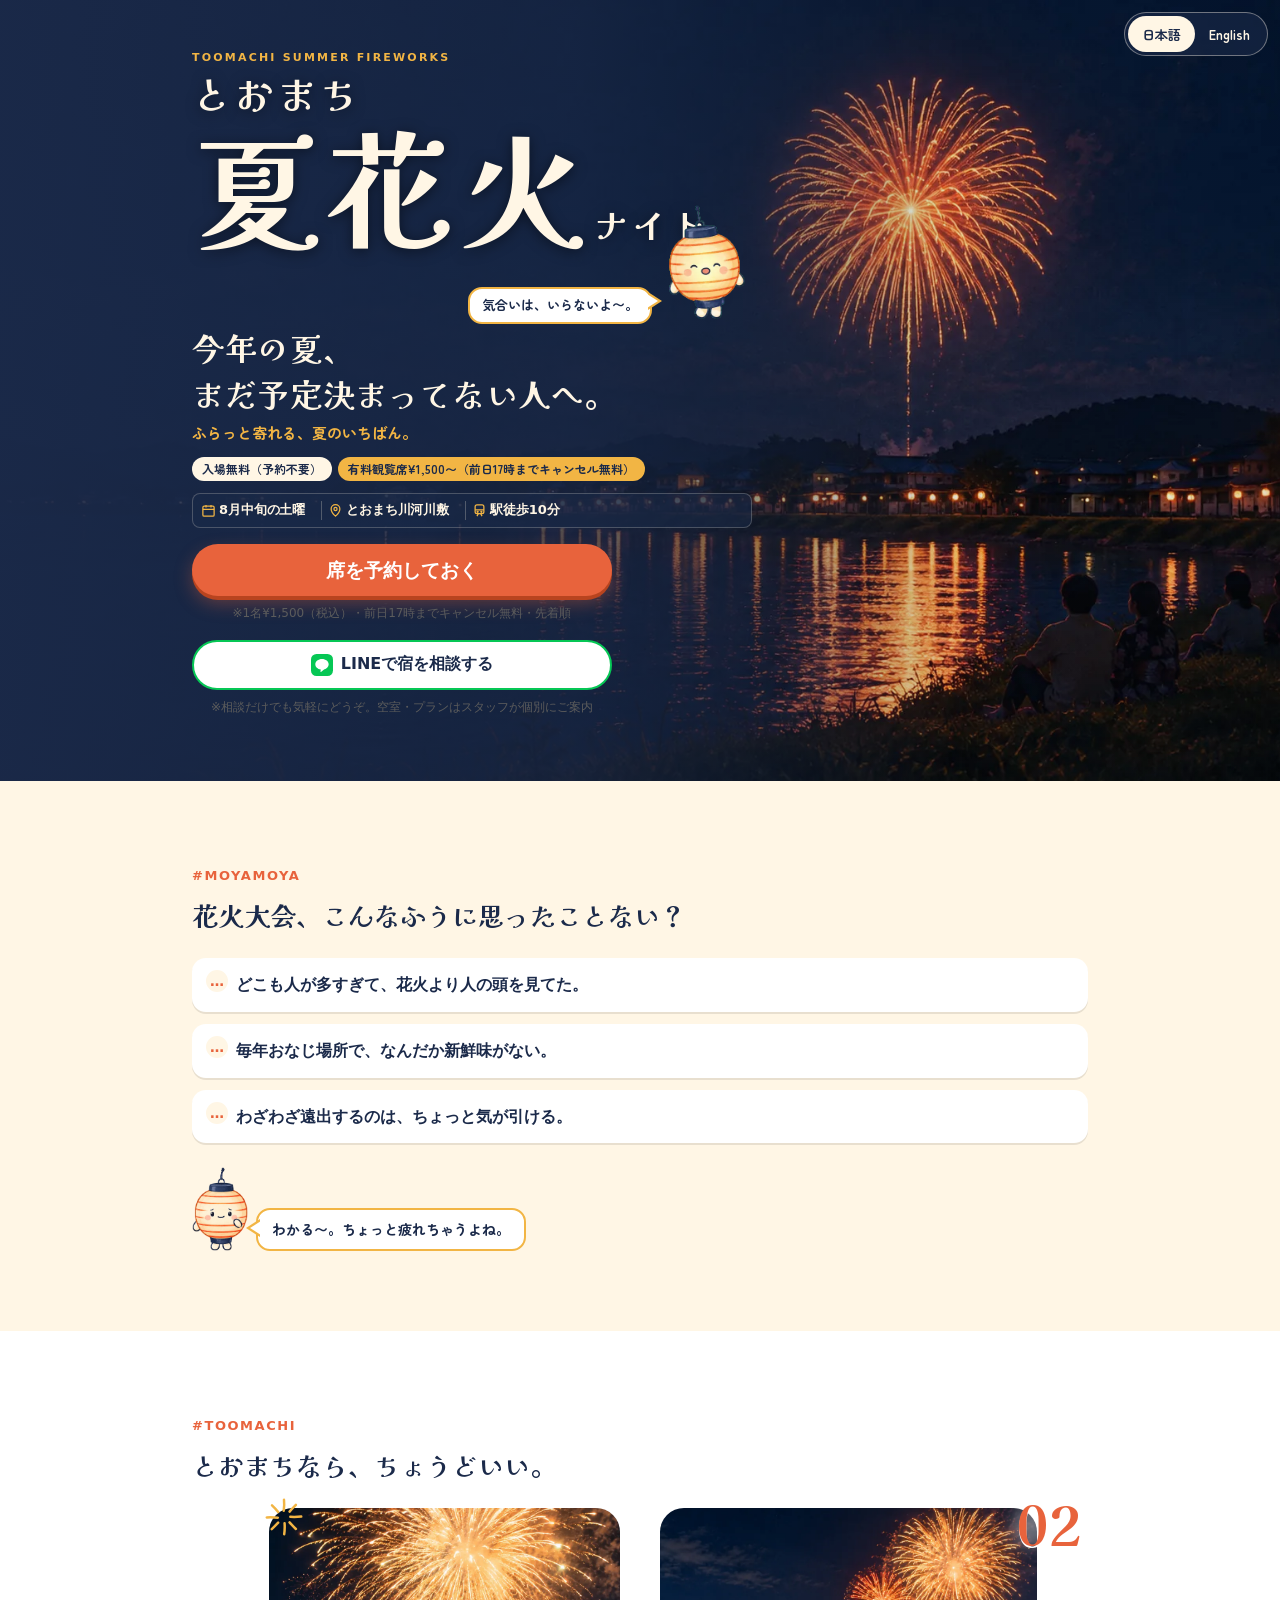
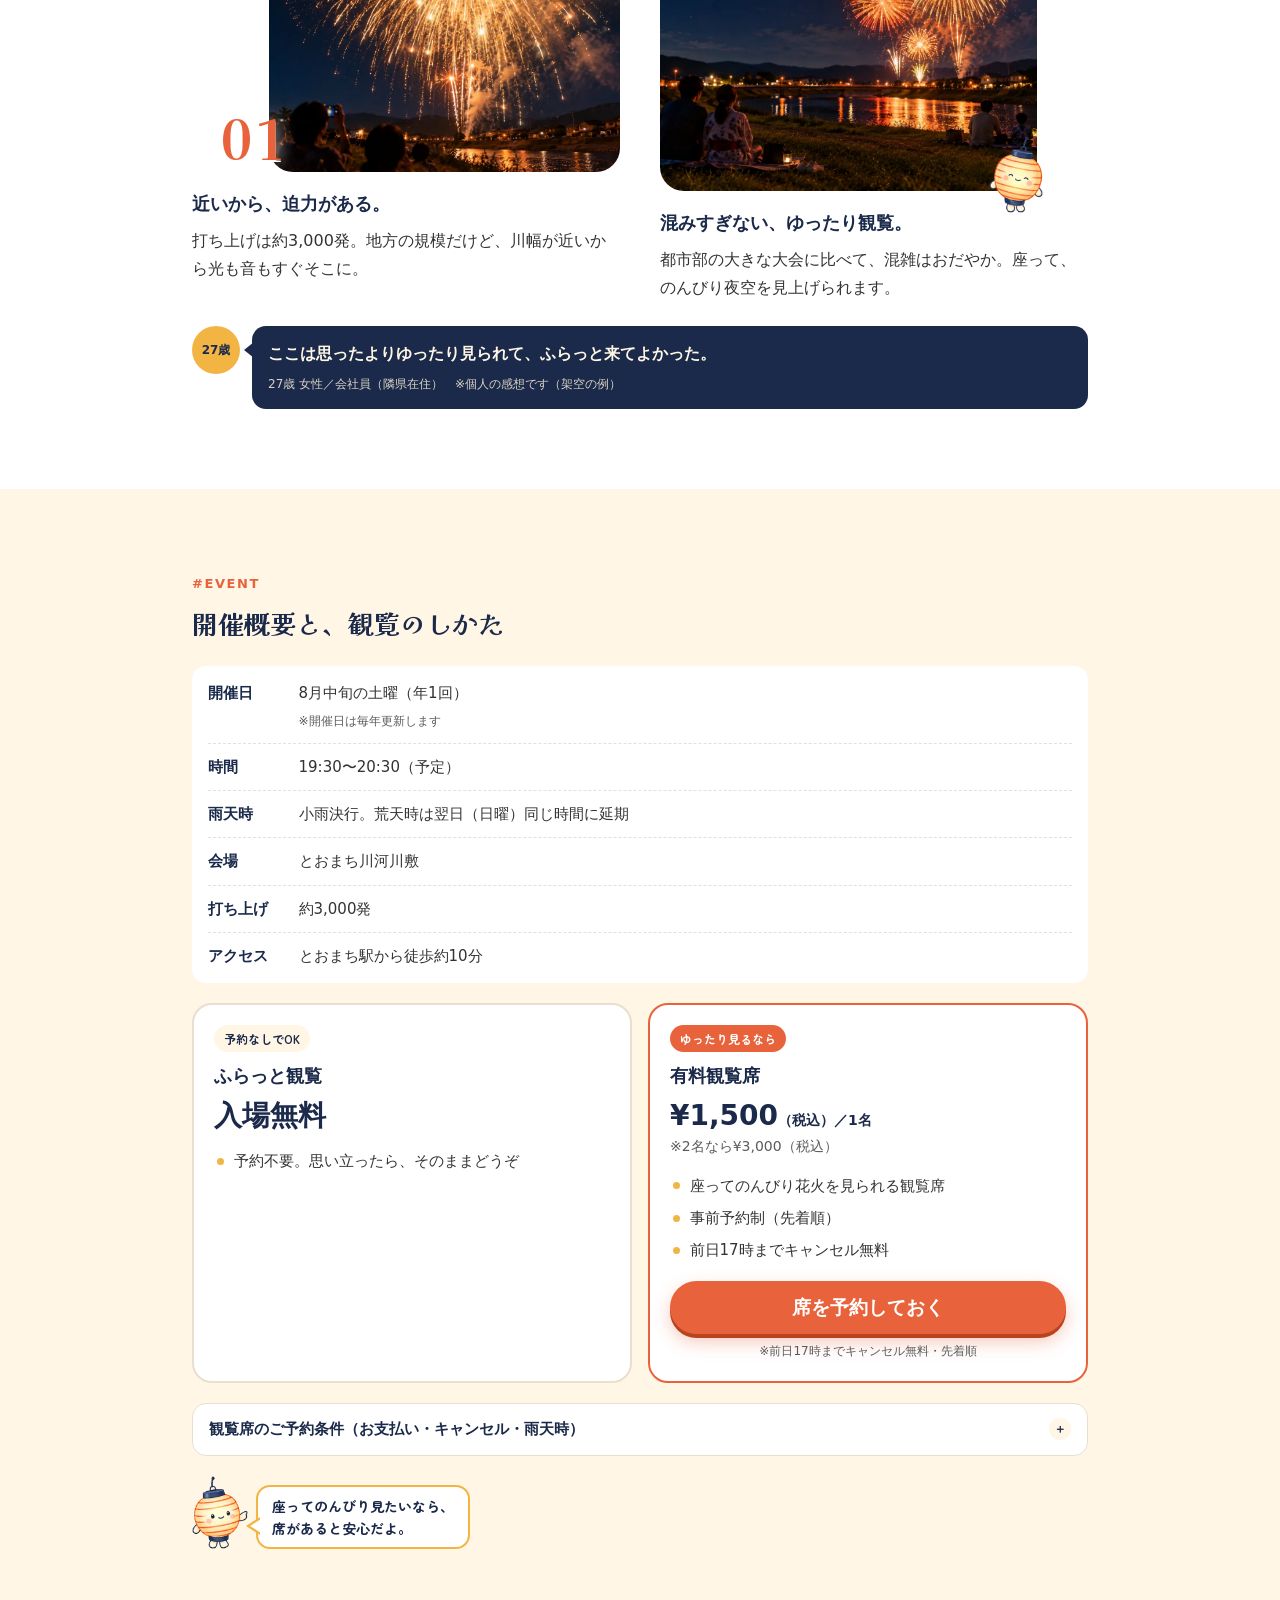
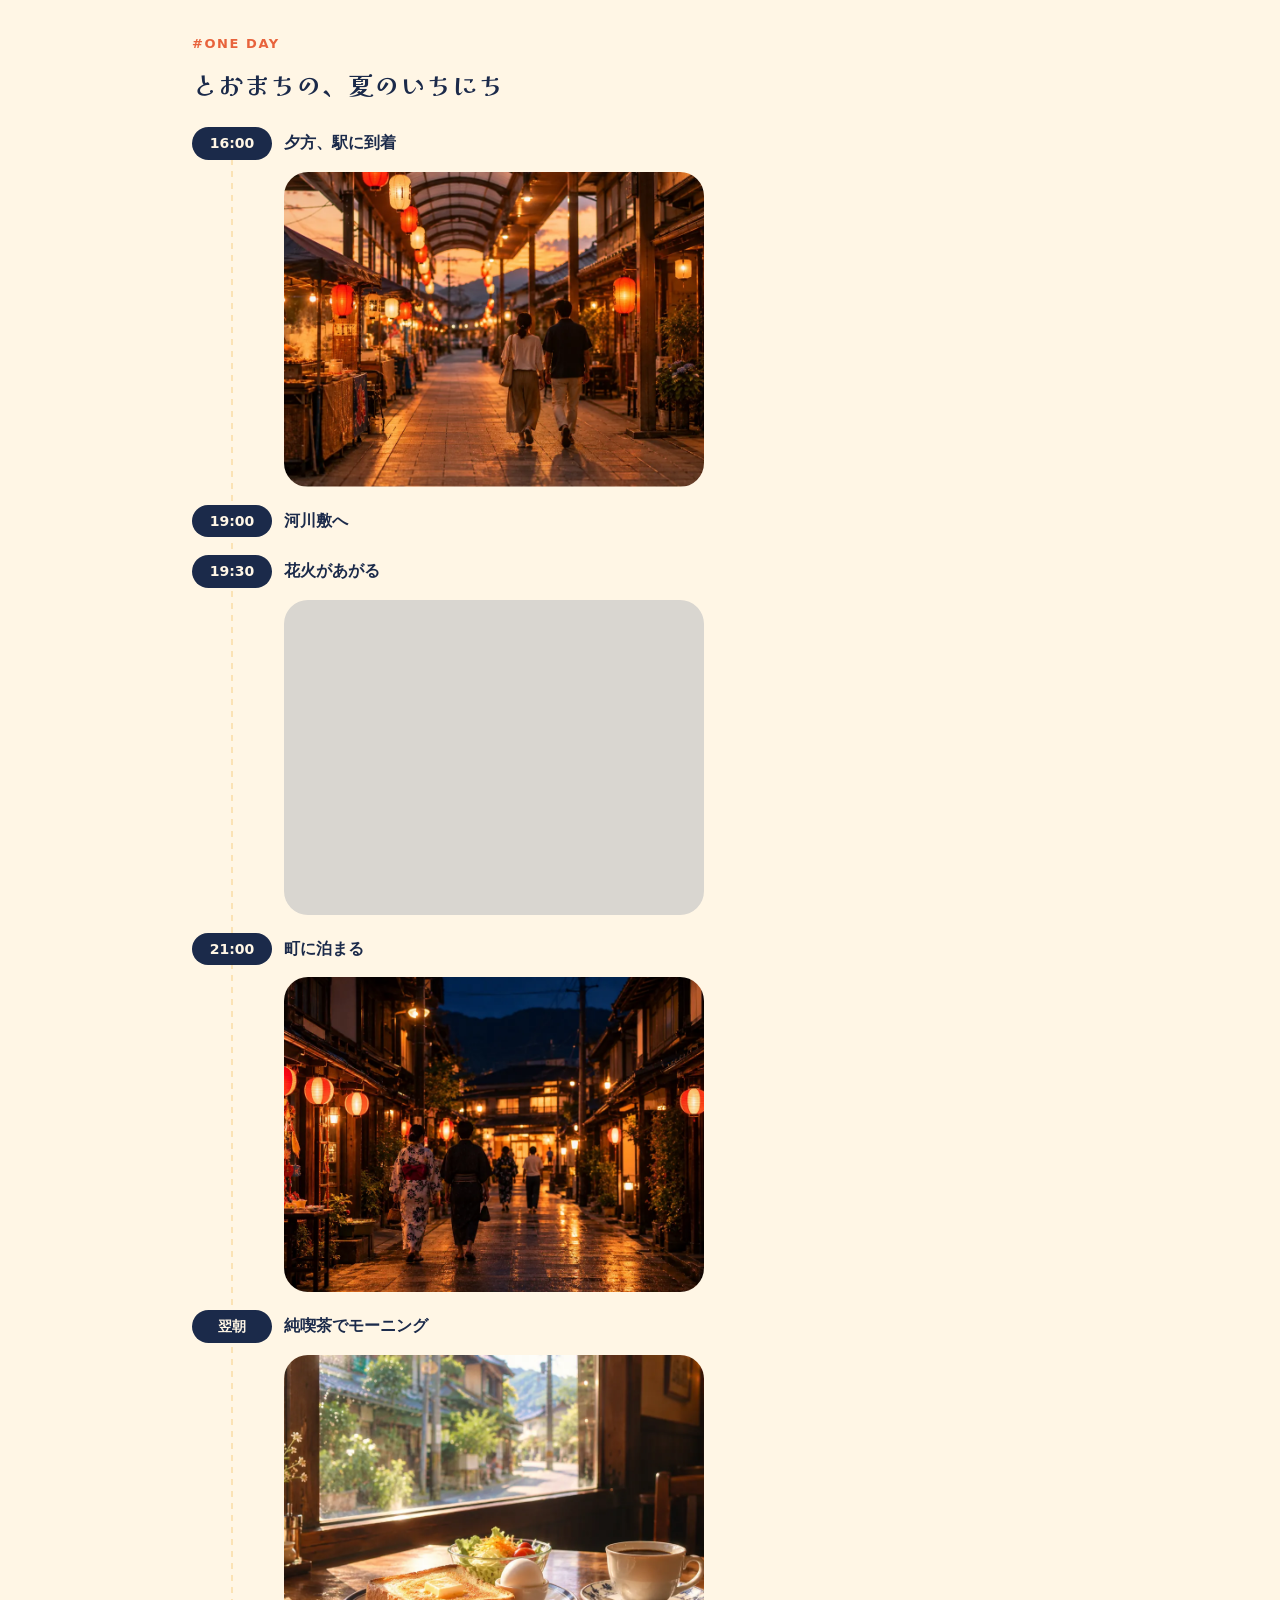
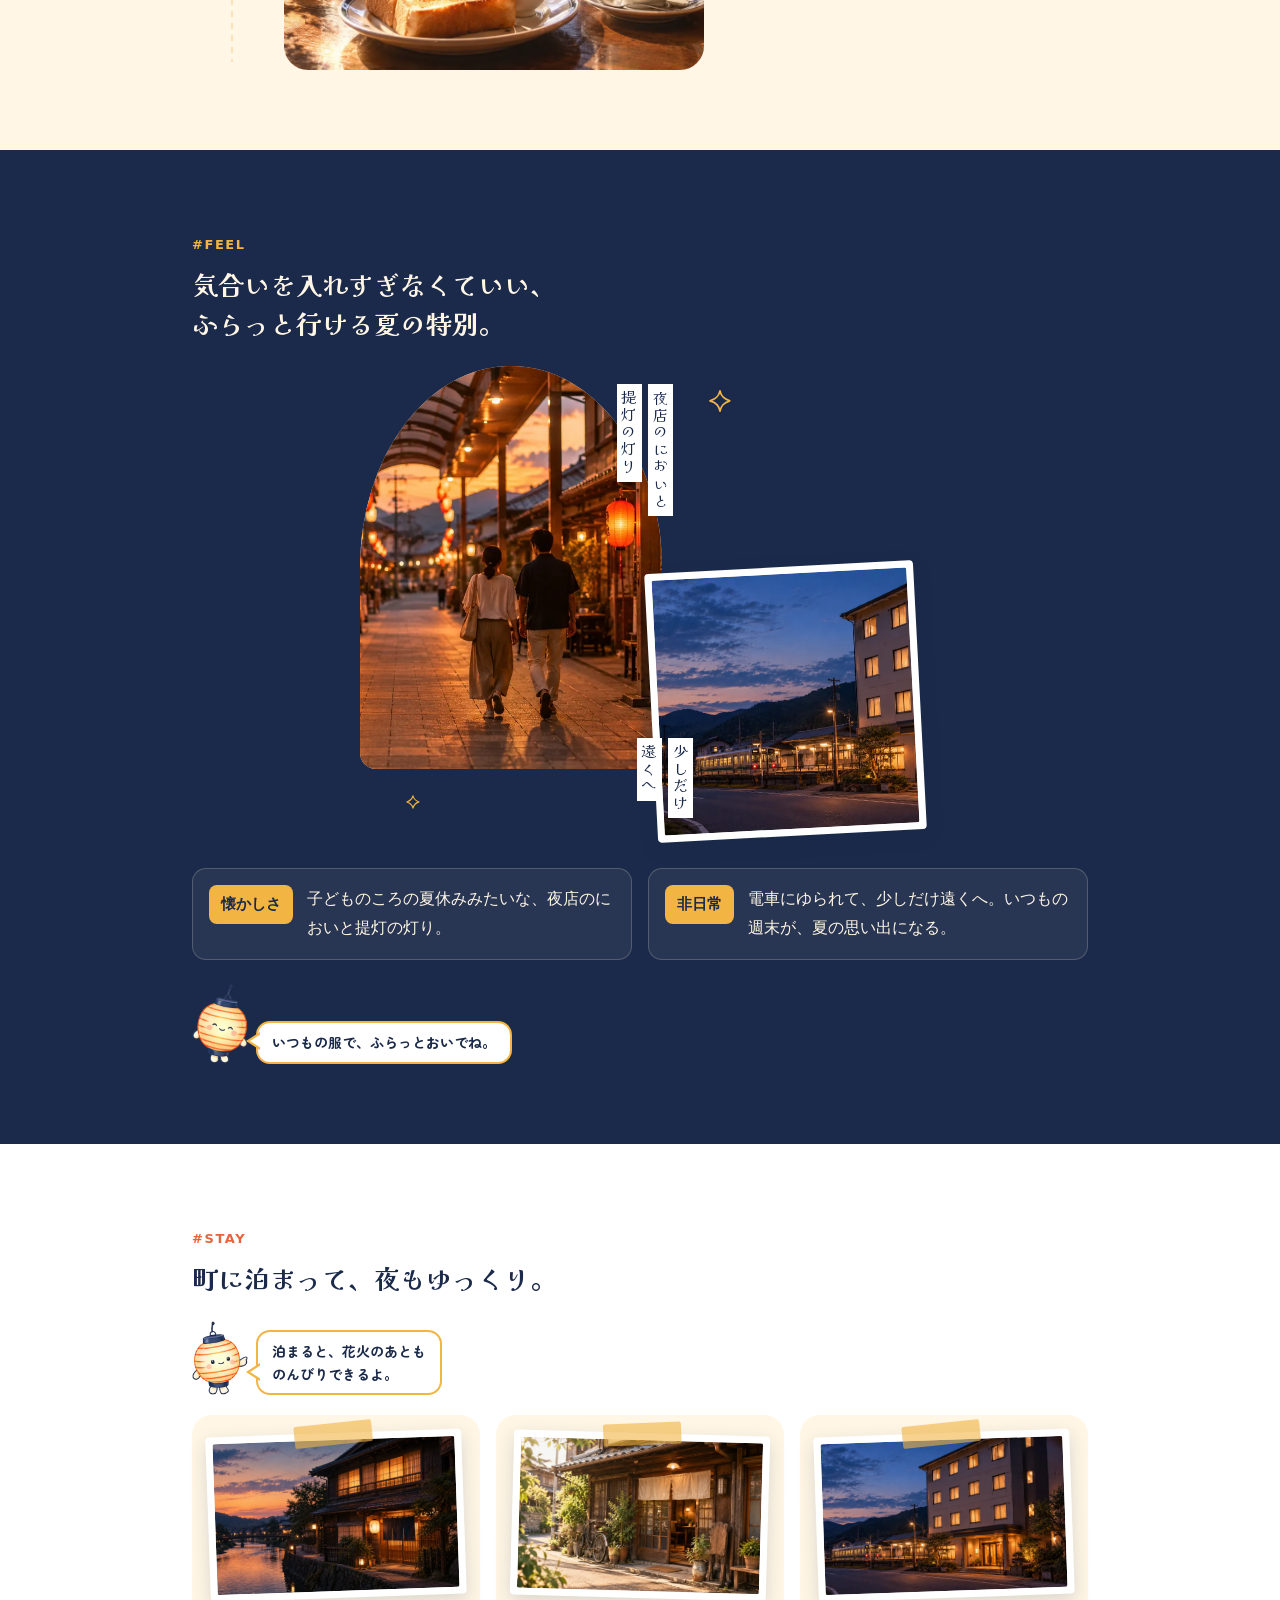
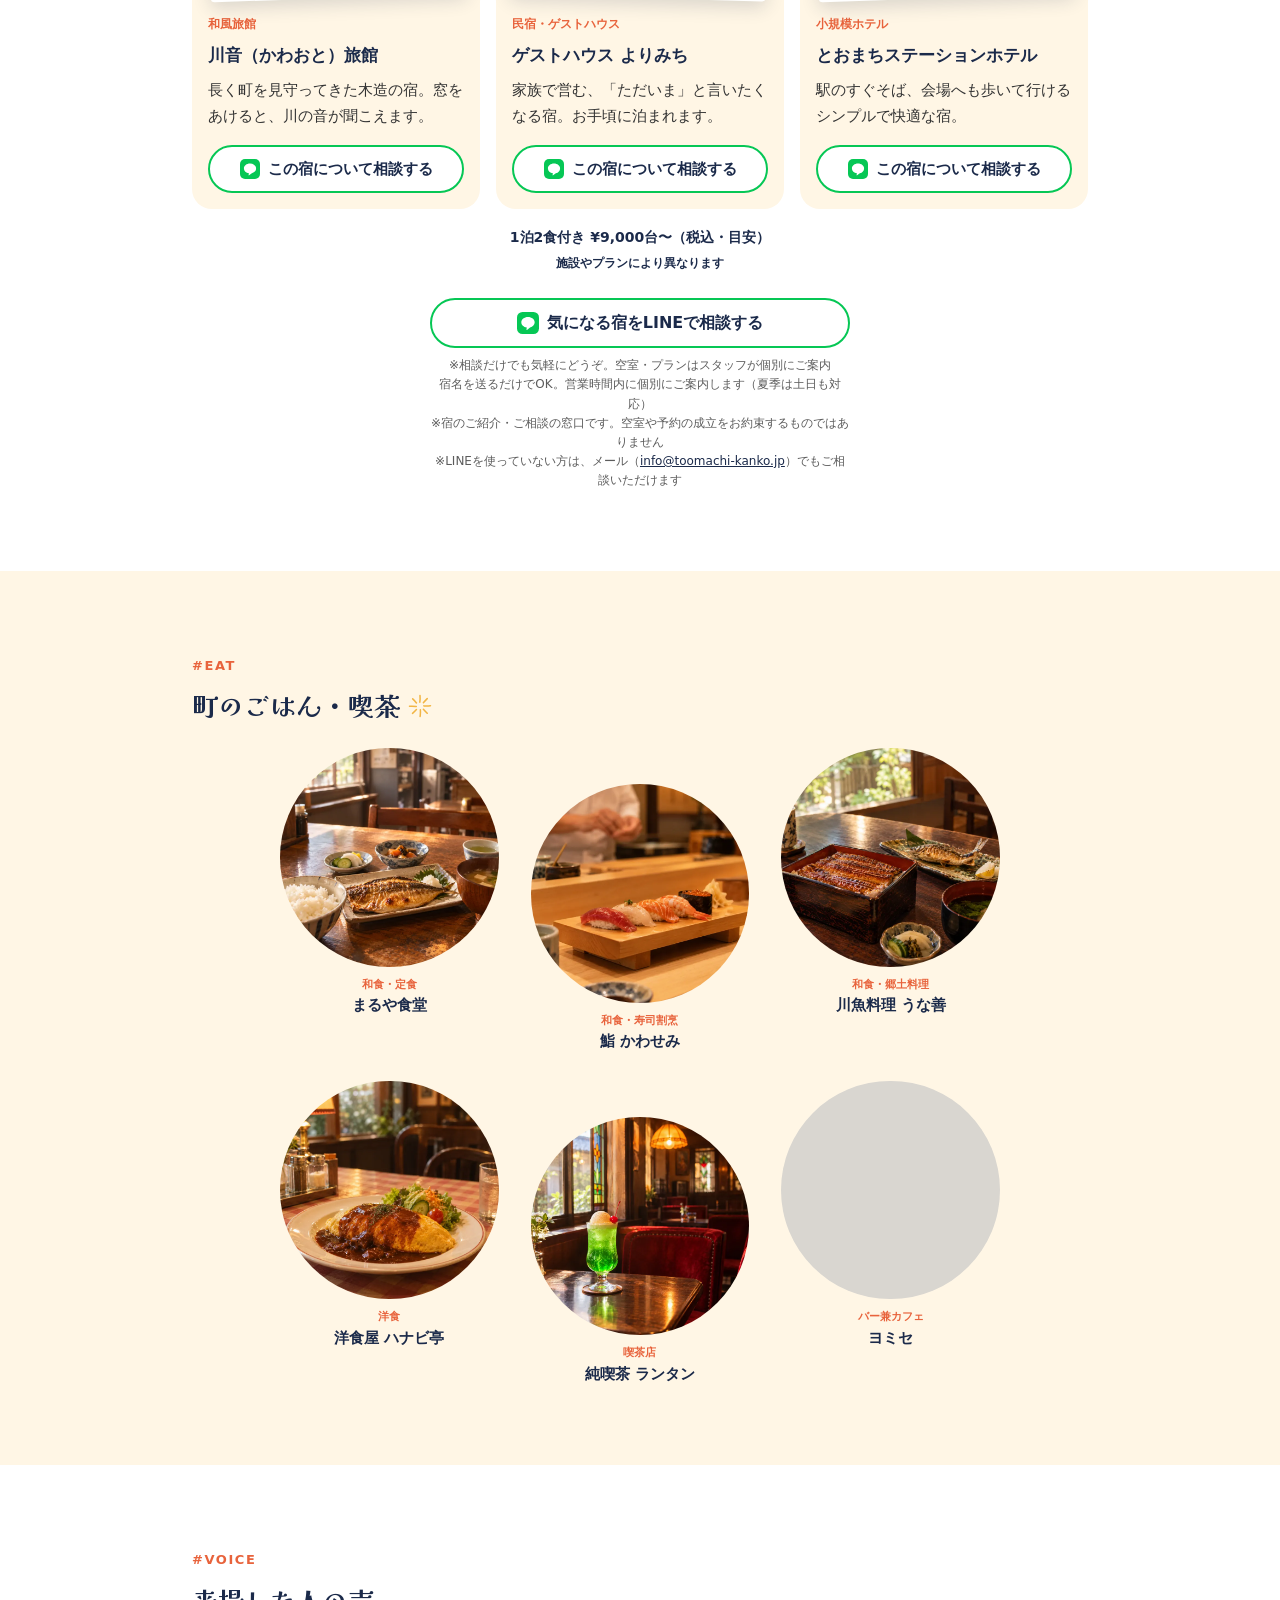
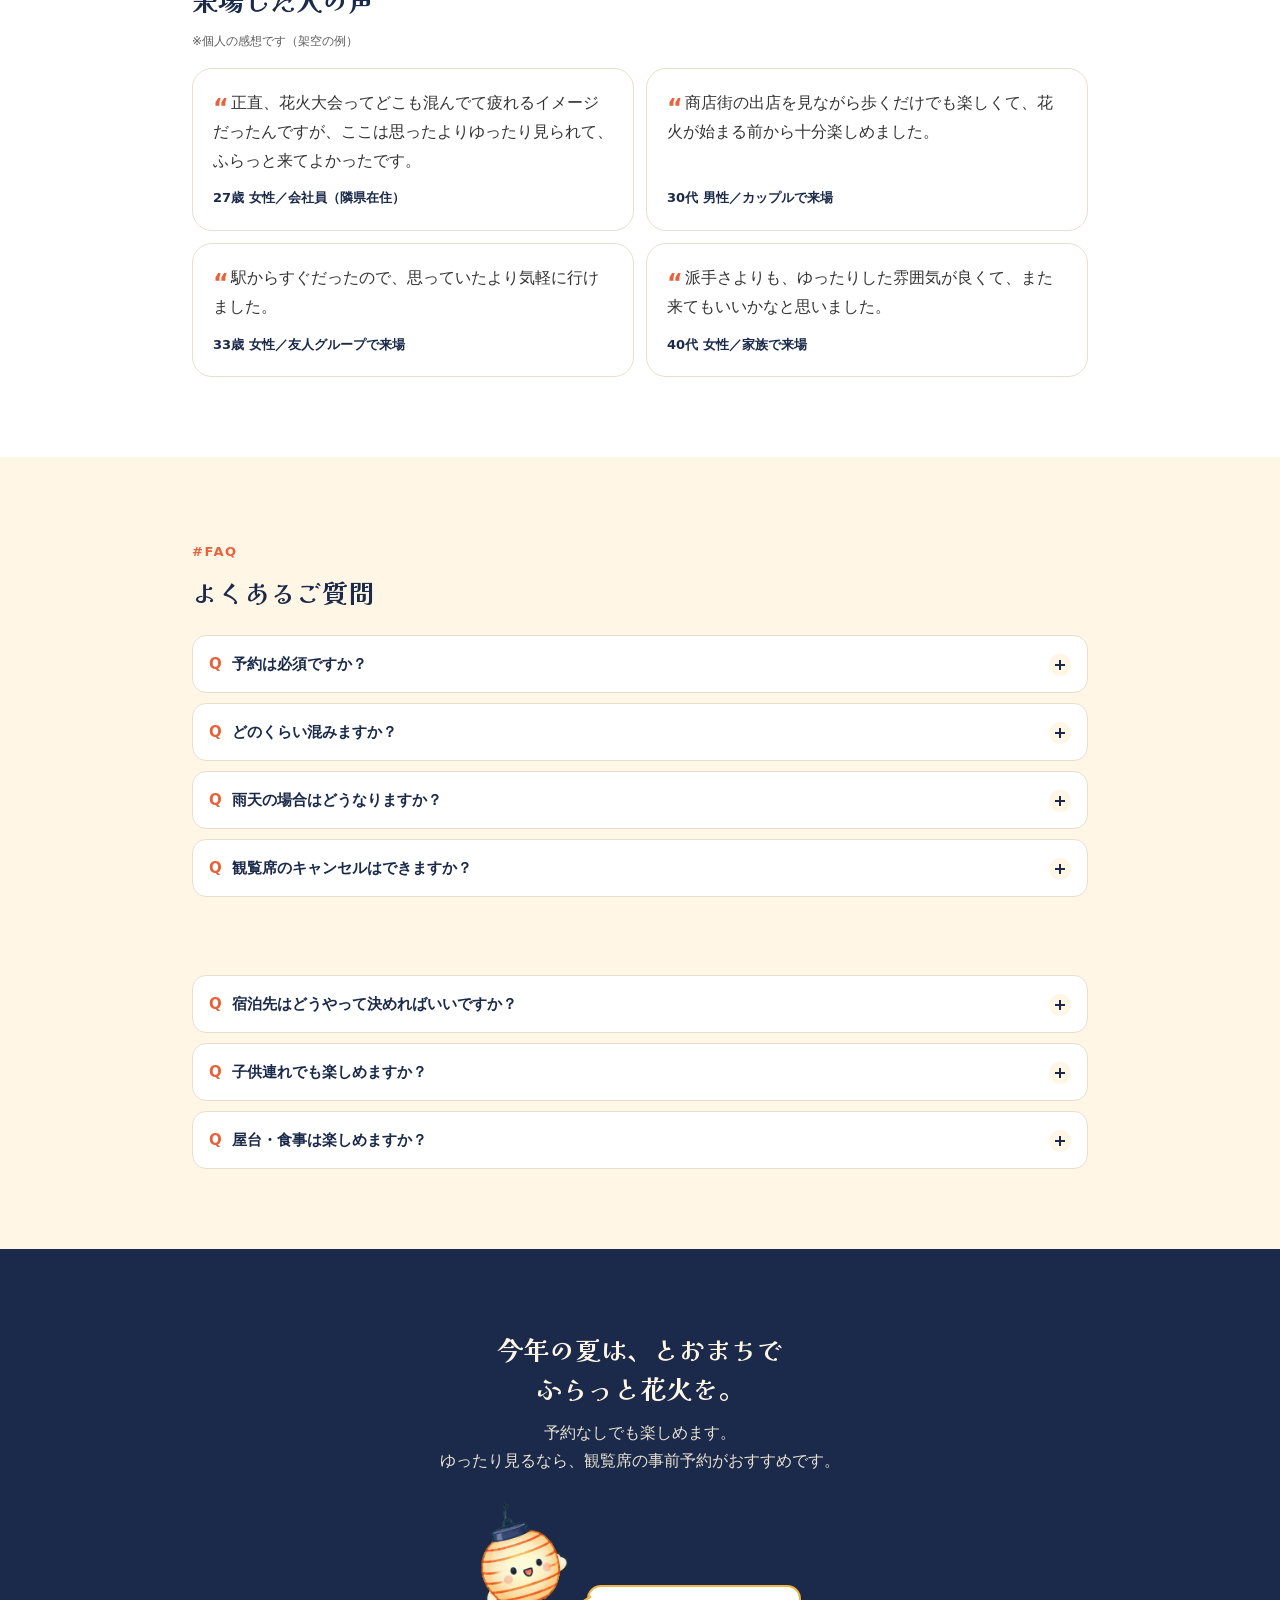
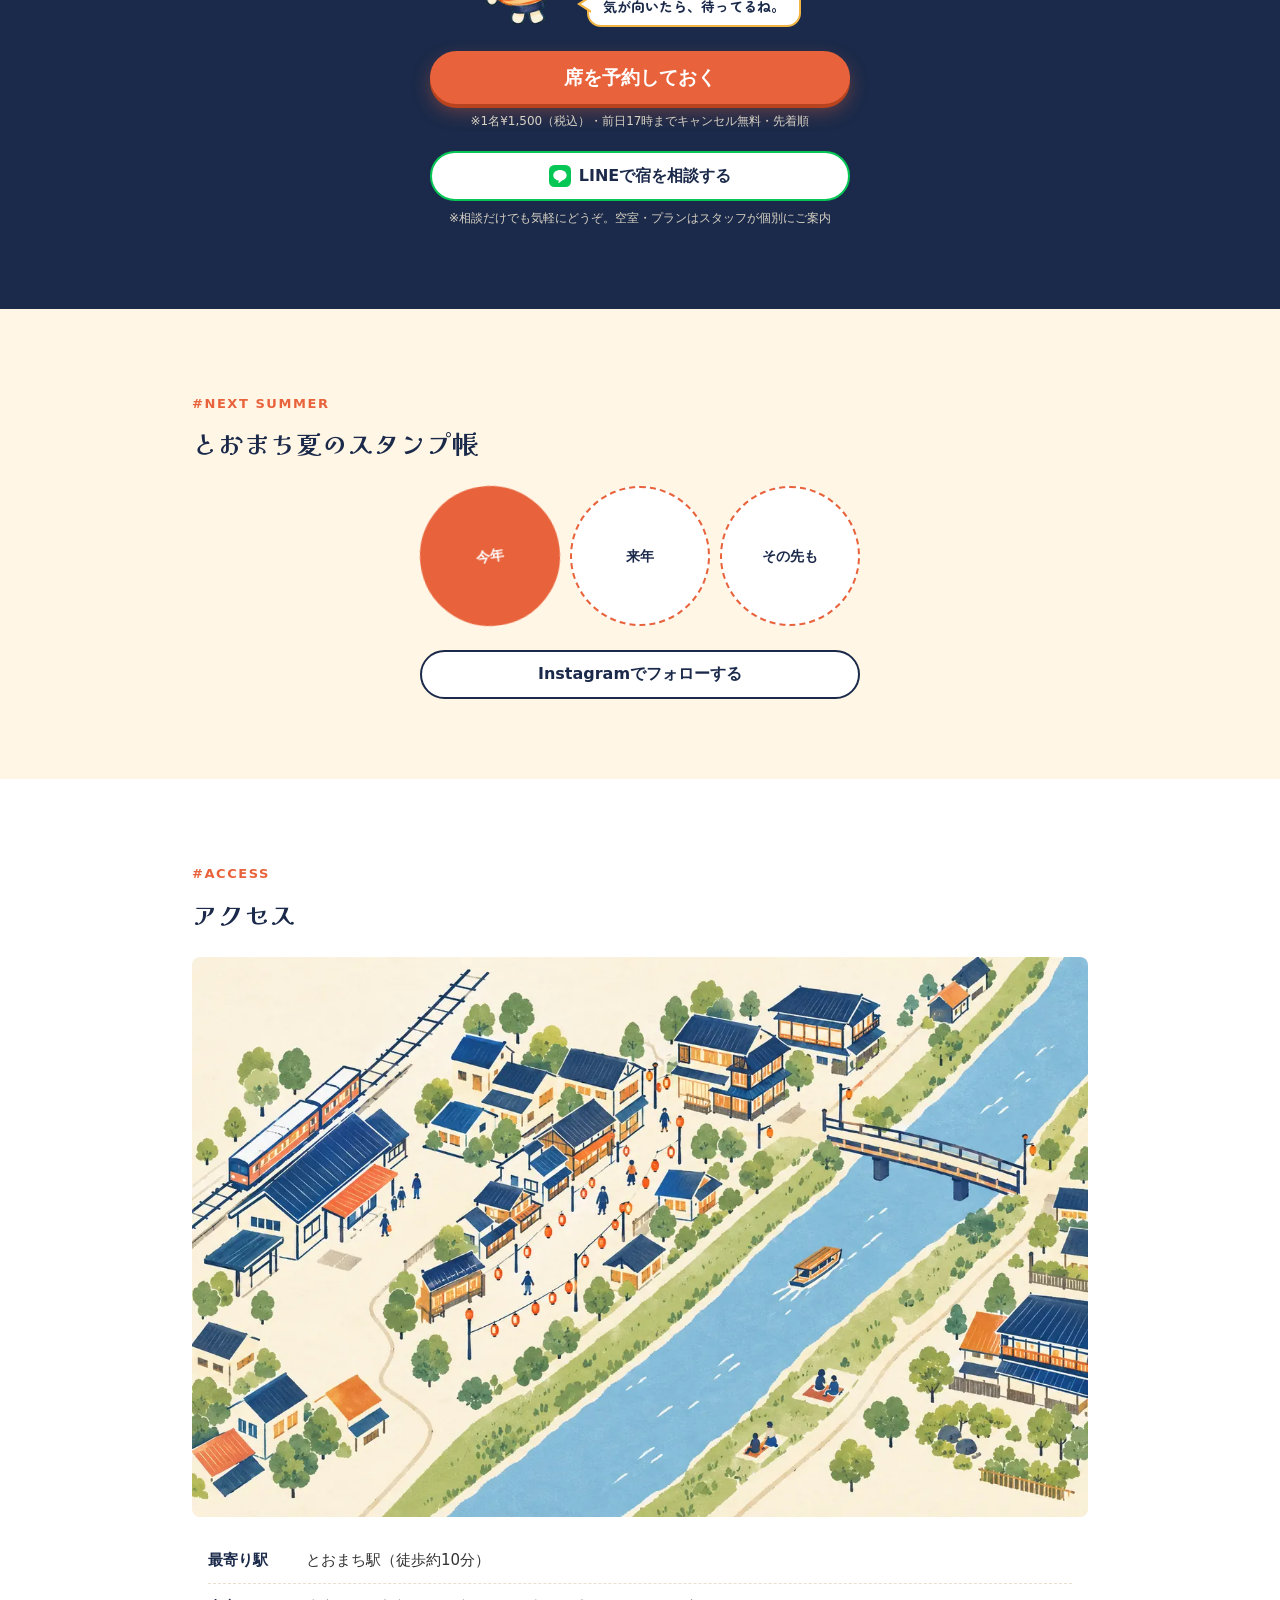
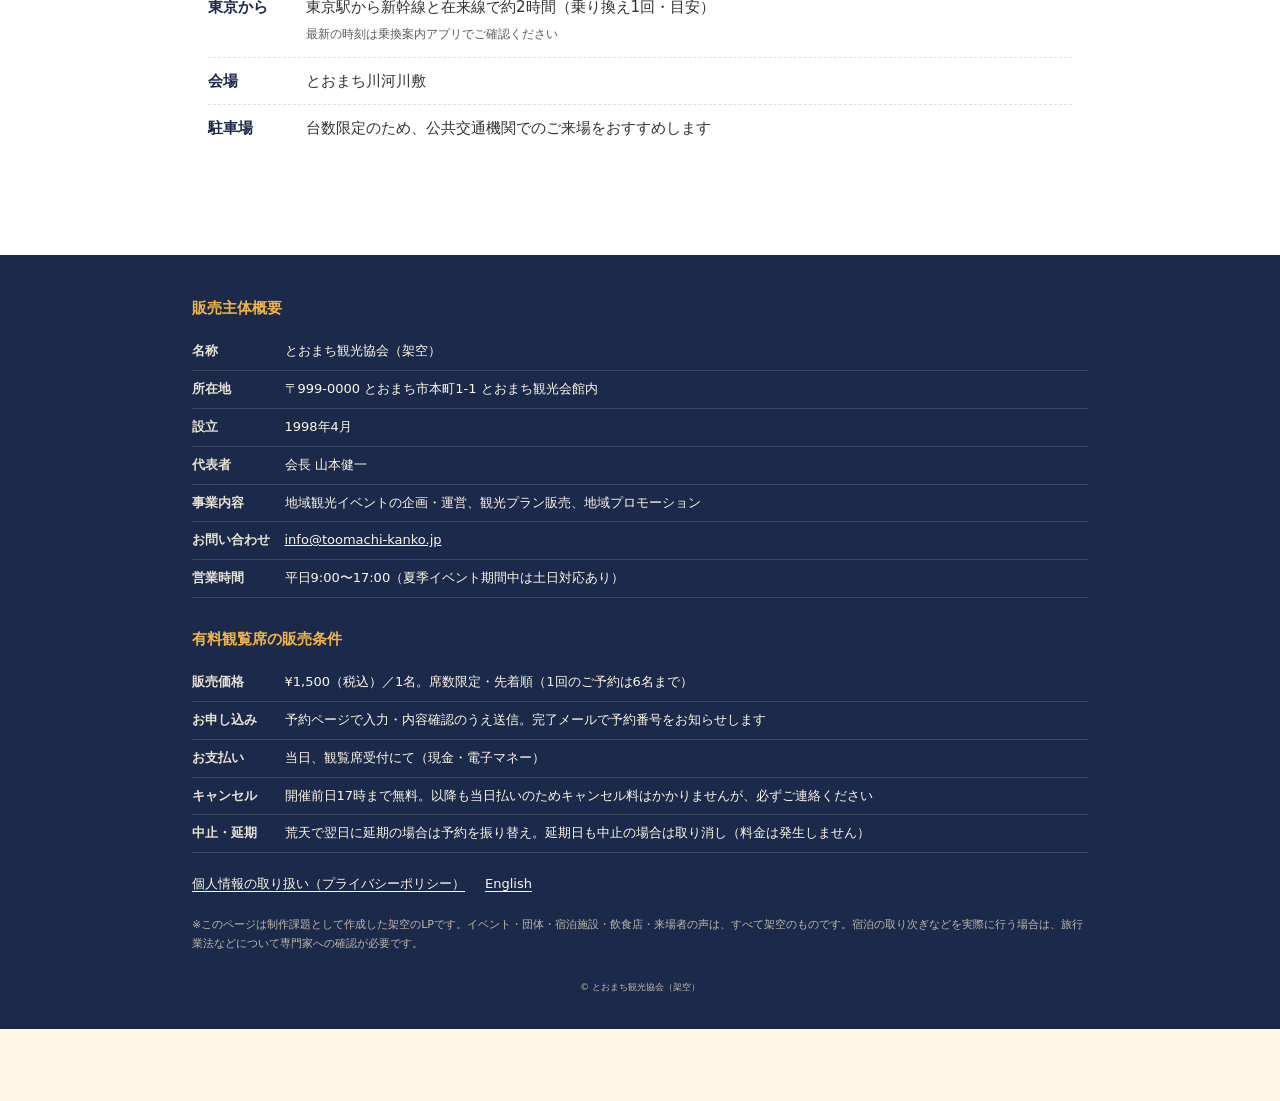
<file: index.html>
<!DOCTYPE html>
<html lang="ja">
<head>
<meta charset="UTF-8">
<meta name="viewport" content="width=device-width, initial-scale=1">
<!-- JavaScriptが動くときだけ「隠してから出す」演出を有効にする（表示前に必要なので、ここだけHTMLに残す） -->
<script>document.documentElement.classList.add('js');</script>
<title>とおまち 夏花火ナイト｜ふらっと寄れる、夏のいちばん。</title>
<meta name="description" content="今年の夏、まだ予定決まってない人へ。とおまち川河川敷の「とおまち 夏花火ナイト」は入場無料・駅から徒歩約10分。ゆったり見るなら有料観覧席（¥1,500・前日17時までキャンセル無料）を。町の宿やごはん処もご紹介します。">
<!-- 正規URL -->
<link rel="canonical" href="https://hitomi0521-source.github.io/toomachi-lp/">
<!-- 日本語版・英語版を互いに関連づける -->
<link rel="alternate" hreflang="ja" href="https://hitomi0521-source.github.io/toomachi-lp/">
<link rel="alternate" hreflang="en" href="https://hitomi0521-source.github.io/toomachi-lp/en/">
<link rel="alternate" hreflang="x-default" href="https://hitomi0521-source.github.io/toomachi-lp/">
<link rel="icon" href="favicon.ico" sizes="any">
<link rel="apple-touch-icon" href="images/apple-touch-icon.png">
<!-- OGP（公開URLに合わせて設定済み） -->
<meta property="og:type" content="website">
<meta property="og:locale" content="ja_JP">
<meta property="og:locale:alternate" content="en_US">
<meta property="og:title" content="とおまち 夏花火ナイト｜ふらっと寄れる、夏のいちばん。">
<meta property="og:description" content="今年の夏、まだ予定決まってない人へ。とおまち川河川敷の、ゆったり見られる夏花火。入場無料・観覧席¥1,500から。">
<meta property="og:url" content="https://hitomi0521-source.github.io/toomachi-lp/">
<meta property="og:image" content="https://hitomi0521-source.github.io/toomachi-lp/images/ogp.jpg">
<meta property="og:image:width" content="1200">
<meta property="og:image:height" content="630">
<meta name="twitter:card" content="summary_large_image">
<link rel="preconnect" href="https://fonts.googleapis.com">
<link rel="preconnect" href="https://fonts.gstatic.com" crossorigin>
<!-- 見出し：Kaisei Decol／吹き出し・ボタン：Zen Maru Gothic（日本語は文字範囲ごとに分割配信され、使う文字の分だけ読み込まれる） -->
<link href="https://fonts.googleapis.com/css2?family=Kaisei+Decol:wght@700&family=Zen+Maru+Gothic:wght@700&display=swap" rel="stylesheet">
<link rel="stylesheet" href="css/style.css">
<script src="js/main.js" defer></script>
</head>
<body>
<!-- アイコン用SVGシンボル -->
<svg class="svg-sprite" width="0" height="0" aria-hidden="true">
  <defs>
    <!-- LINE CTA用の仮アイコン（公開時はLINE公式ブランドガイドラインのアイコン画像に差し替え） -->
    <symbol id="icon-line" viewBox="0 0 24 24">
      <rect width="24" height="24" rx="6" fill="#06C755"/>
      <path d="M12 5.5c-4.1 0-7.3 2.6-7.3 5.8 0 2.9 2.5 5.3 6 5.7l-.4 2.1c-.1.4.3.7.6.5l3.3-2.6c3-.6 5.1-2.9 5.1-5.7 0-3.2-3.2-5.8-7.3-5.8z" fill="#fff"/>
    </symbol>
    <!-- 手描き風の落書き（火花・きらめき） -->
    <symbol id="doodle-spark" viewBox="0 0 48 48">
      <g fill="none" stroke="currentColor" stroke-width="2.6" stroke-linecap="round">
        <path d="M24 6c.4 4 .2 8-.3 11.5"/><path d="M24.6 30.5c.3 4 .1 8-.4 11.5"/>
        <path d="M6 24.4c4-.3 8-.1 11.6.3"/><path d="M30.6 23.8c4 .2 7.9.1 11.4-.3"/>
        <path d="M11.5 11.8c2.6 2.4 4.6 4.6 6.4 7"/><path d="M29.8 29.6c2.4 2.7 4.4 4.8 6.6 6.9"/>
        <path d="M36.4 11.4c-2.5 2.5-4.6 4.6-6.6 7"/><path d="M17.9 29.9c-2.3 2.5-4.4 4.6-6.7 6.7"/>
      </g>
    </symbol>
    <symbol id="doodle-star" viewBox="0 0 32 32">
      <path d="M16 3.5c1.2 5.6 3.4 9.4 12 12.3-8.4 2.6-10.8 6.6-12 12.7-1.4-6.2-3.8-10.1-12.3-12.6C12.3 13 14.6 9.2 16 3.5z" fill="none" stroke="currentColor" stroke-width="2.2" stroke-linejoin="round"/>
    </symbol>
  </defs>
</svg>

<main id="top">

  <!-- ================= FV ================= -->
  <section class="fv" id="fv" aria-labelledby="fv-title">
    <div class="fv__photo">
      <picture>
        <source media="(min-width: 1024px)" srcset="images/fv-pc.webp" width="1672" height="941">
        <img src="images/fv-sp.webp" width="1024" height="1536" alt="とおまち川の川面に映る大輪の花火と、川沿いに灯る提灯" fetchpriority="high">
      </picture>
      <!-- 背景動画：videos/fv-sp.mp4（スマホ）・videos/fv-pc.mp4（PC）を置くと自動で再生。
           ファイルがない・通信量を節約する設定・「視差効果を減らす」設定のときは上の写真のまま -->
      <video class="fv__video" muted loop playsinline preload="none" aria-hidden="true"
             data-src-sp="videos/fv-sp.mp4" data-src-pc="videos/fv-pc.mp4"></video>
    </div>
    <!-- 言語切替：見ているセクションの英語版へ移動（js/main.js でリンク先の # を更新） -->
    <nav class="lang-switch" aria-label="言語">
      <span class="lang-switch__item is-current" aria-current="true" lang="ja">日本語</span>
      <a class="lang-switch__item" href="en/" hreflang="en" lang="en" data-lang-link>English</a>
    </nav>
    <button class="fv__motion" type="button" aria-pressed="false" hidden>
      <span class="visually-hidden">背景の動画を一時停止</span>
      <svg viewBox="0 0 24 24" width="18" height="18" aria-hidden="true" class="icon-pause"><rect x="6" y="5" width="4" height="14" rx="1" fill="currentColor"/><rect x="14" y="5" width="4" height="14" rx="1" fill="currentColor"/></svg>
      <svg viewBox="0 0 24 24" width="18" height="18" aria-hidden="true" class="icon-play"><path d="M8 5v14l11-7z" fill="currentColor"/></svg>
    </button>
    <div class="container">
      <div class="fv__inner">
        <p class="fv__en">TOOMACHI SUMMER FIREWORKS</p>
        <h1 class="fv__name" id="fv-title">とおまち<span class="fv__name-main">夏花火<span class="fv__name-night">ナイト</span></span></h1>

        <div class="fv__gap">
          <div class="tomorin tomorin--right fv__tomorin">
            <!-- 動くともりん（「視差効果を減らす」設定の人には静止画） -->
            <picture>
              <source media="(prefers-reduced-motion: no-preference)" srcset="images/tomorin-fv-anim.webp" width="240" height="316">
              <img class="tomorin__icon tomorin__icon--video" src="images/tomorin-smile.webp" width="337" height="480" alt="" decoding="async">
            </picture>
            <p class="tomorin__bubble">気合いは、いらないよ〜。</p>
          </div>
        </div>

        <p class="fv__title">今年の夏、<br>まだ予定決まってない人へ。</p>
        <p class="fv__sub">ふらっと寄れる、夏のいちばん。</p>

        <ul class="badges" aria-label="料金と予約の概要">
          <li class="badge">入場無料（予約不要）</li>
          <li class="badge badge--accent">有料観覧席¥1,500〜（前日17時までキャンセル無料）</li>
        </ul>

        <ul class="fv-info">
          <li class="fv-info__item">
            <svg viewBox="0 0 24 24" fill="none" stroke="currentColor" stroke-width="2" aria-hidden="true"><rect x="3" y="5" width="18" height="16" rx="2"/><path d="M3 10h18M8 3v4M16 3v4"/></svg>
            <span class="visually-hidden">開催日</span><strong>8月中旬の土曜</strong>
          </li>
          <li class="fv-info__item">
            <svg viewBox="0 0 24 24" fill="none" stroke="currentColor" stroke-width="2" aria-hidden="true"><path d="M12 21s-7-6.2-7-11.5A7 7 0 0 1 19 9.5C19 14.8 12 21 12 21z"/><circle cx="12" cy="9.5" r="2.5"/></svg>
            <span class="visually-hidden">会場</span><strong>とおまち川河川敷</strong>
          </li>
          <li class="fv-info__item">
            <svg viewBox="0 0 24 24" fill="none" stroke="currentColor" stroke-width="2" aria-hidden="true"><rect x="5" y="3" width="14" height="14" rx="3"/><path d="M5 11h14M8 21l2-4M16 21l-2-4"/><circle cx="9" cy="14" r=".8" fill="currentColor"/><circle cx="15" cy="14" r=".8" fill="currentColor"/></svg>
            <span class="visually-hidden">アクセス</span><strong>駅徒歩10分</strong>
          </li>
        </ul>

        <div class="cta-group" id="fv-cta">
          <div>
            <a class="btn btn--seat" href="reserve.html">席を予約しておく</a>
            <p class="btn-note">※1名¥1,500（税込）・前日17時までキャンセル無料・先着順</p>
          </div>
          <div>
            <a class="btn btn--line" data-line href="#">
              <svg class="line-icon" width="22" height="22" aria-hidden="true"><use href="#icon-line"/></svg>
              LINEで宿を相談する
            </a>
            <p class="btn-note">※相談だけでも気軽にどうぞ。空室・プランはスタッフが個別にご案内</p>
          </div>
        </div>
      </div>
    </div>
  </section>

  <!-- ================= #MOYAMOYA ================= -->
  <section class="section" id="moyamoya" aria-labelledby="moyamoya-title">
    <div class="container">
      <p class="section-label">#MOYAMOYA</p>
      <h2 class="section-title" id="moyamoya-title">花火大会、こんなふうに思ったことない？</h2>
      <ul class="moyamoya__list">
        <li class="moyamoya__item">どこも人が多すぎて、花火より人の頭を見てた。</li>
        <li class="moyamoya__item">毎年おなじ場所で、なんだか新鮮味がない。</li>
        <li class="moyamoya__item">わざわざ遠出するのは、ちょっと気が引ける。</li>
      </ul>
      <div class="tomorin">
        <img class="tomorin__icon" src="images/tomorin-empathy.webp" width="322" height="480" alt="" decoding="async">
        <p class="tomorin__bubble">わかる〜。ちょっと疲れちゃうよね。</p>
      </div>
    </div>
  </section>

  <!-- ================= #TOOMACHI ================= -->
  <section class="section section--white" id="toomachi" aria-labelledby="toomachi-title">
    <div class="container">
      <p class="section-label">#TOOMACHI</p>
      <h2 class="section-title" id="toomachi-title">とおまちなら、ちょうどいい。</h2>
      <div class="points">
        <article class="point point--a">
          <div class="point__visual">
            <img class="ph shape-round" src="images/point-01.webp" width="1280" height="720" alt="河川敷から間近に見上げる大きな花火" loading="lazy" decoding="async">
            <p class="point__num" aria-hidden="true">01</p>
            <svg class="doodle doodle--spark" aria-hidden="true"><use href="#doodle-spark"/></svg>
          </div>
          <h3 class="point__title"><span class="visually-hidden">01 </span>近いから、迫力がある。</h3>
          <p>打ち上げは約3,000発。地方の規模だけど、川幅が近いから光も音もすぐそこに。</p>
        </article>
        <article class="point point--b">
          <div class="point__visual">
            <img class="ph shape-round" src="images/point-02.webp" width="1280" height="720" alt="間隔をあけて座り、ゆったり花火を見る来場者" loading="lazy" decoding="async">
            <p class="point__num" aria-hidden="true">02</p>
            <img class="point__tomorin tomorin__icon" src="images/tomorin-smile.webp" width="337" height="480" alt="" loading="lazy" decoding="async">
          </div>
          <h3 class="point__title"><span class="visually-hidden">02 </span>混みすぎない、ゆったり観覧。</h3>
          <p>都市部の大きな大会に比べて、混雑はおだやか。座って、のんびり夜空を見上げられます。</p>
        </article>
      </div>

      <!-- P4：実体験コメント（#VOICEにも掲載） -->
      <figure class="voice-bubble">
        <div class="voice-bubble__avatar" aria-hidden="true">27歳</div>
        <div class="voice-bubble__body">
          <blockquote class="voice-bubble__text">ここは思ったよりゆったり見られて、ふらっと来てよかった。</blockquote>
          <figcaption class="voice-bubble__meta">27歳 女性／会社員（隣県在住）　※個人の感想です（架空の例）</figcaption>
        </div>
      </figure>
    </div>
  </section>

  <!-- ================= #EVENT ================= -->
  <section class="section section--event event" id="event" aria-labelledby="event-title">
    <div class="container">
      <p class="section-label">#EVENT</p>
      <h2 class="section-title" id="event-title">開催概要と、観覧のしかた</h2>
      <dl class="event__table">
        <div class="event__row"><dt>開催日</dt><dd>8月中旬の土曜（年1回）<br><small>※開催日は毎年更新します</small></dd></div>
        <div class="event__row"><dt>時間</dt><dd>19:30〜20:30（予定）</dd></div>
        <div class="event__row"><dt>雨天時</dt><dd>小雨決行。荒天時は翌日（日曜）同じ時間に延期</dd></div>
        <div class="event__row"><dt>会場</dt><dd>とおまち川河川敷</dd></div>
        <div class="event__row"><dt>打ち上げ</dt><dd>約3,000発</dd></div>
        <div class="event__row"><dt>アクセス</dt><dd>とおまち駅から徒歩約10分</dd></div>
      </dl>

      <div class="plans">
        <article class="plan">
          <span class="plan__tag">予約なしでOK</span>
          <h3 class="plan__name">ふらっと観覧</h3>
          <p class="plan__price">入場無料</p>
          <ul class="plan__list">
            <li>予約不要。思い立ったら、そのままどうぞ</li>
          </ul>
        </article>

        <article class="plan plan--seat">
          <span class="plan__tag">ゆったり見るなら</span>
          <h3 class="plan__name">有料観覧席</h3>
          <!-- 料金 → 座席特徴 → 予約条件 → キャンセル条件 → CTA の順 -->
          <p class="plan__price">¥1,500<small>（税込）／1名</small></p>
          <p class="plan__price-pair">※2名なら¥3,000（税込）</p>
          <ul class="plan__list">
            <li>座ってのんびり花火を見られる観覧席</li>
            <li>事前予約制（先着順）</li>
            <li>前日17時までキャンセル無料</li>
          </ul>
          <a class="btn btn--seat" href="reserve.html">席を予約しておく</a>
          <p class="btn-note">※前日17時までキャンセル無料・先着順</p>
        </article>
      </div>

      <!-- 観覧席のご予約条件（19-1）：長文にならないよう、開いて読む形に -->
      <details class="terms">
        <summary class="terms__summary">観覧席のご予約条件（お支払い・キャンセル・雨天時）</summary>
        <dl class="terms__list">
          <div class="terms__row"><dt>料金</dt><dd>¥1,500（税込）／1名。席数に限りがあり、先着順で受け付けます（1回のご予約は6名まで）</dd></div>
          <div class="terms__row"><dt>お申し込み</dt><dd>予約ページで入力 → 確認画面で内容を確認 → 送信。予約番号を記載した完了メールをお送りします</dd></div>
          <div class="terms__row"><dt>お支払い</dt><dd>当日、観覧席受付にて（現金・電子マネー）</dd></div>
          <div class="terms__row"><dt>キャンセル</dt><dd>開催前日の17時まで無料。完了メールへの返信、または公式LINEでご連絡ください。17時以降も、当日払いのためキャンセル料はかかりませんが、必ずご連絡をお願いします</dd></div>
          <div class="terms__row"><dt>雨天・荒天時</dt><dd>小雨決行。荒天で翌日に延期となった場合、ご予約はそのまま延期日に振り替えます。延期日も中止となった場合はご予約を取り消し、料金は発生しません</dd></div>
          <div class="terms__row"><dt>販売主体</dt><dd>とおまち観光協会（架空）｜<a href="mailto:info@toomachi-kanko.jp">info@toomachi-kanko.jp</a></dd></div>
        </dl>
      </details>

      <div class="tomorin event__tomorin">
        <img class="tomorin__icon" src="images/tomorin-guide.webp" width="365" height="480" alt="" decoding="async">
        <p class="tomorin__bubble">座ってのんびり見たいなら、<br>席があると安心だよ。</p>
      </div>
    </div>
  </section>

  <!-- ================= #ONE DAY ================= -->
  <section class="section section--oneday" id="oneday" aria-labelledby="oneday-title">
    <div class="container">
      <p class="section-label">#ONE DAY</p>
      <h2 class="section-title" id="oneday-title">とおまちの、夏のいちにち</h2>
      <ol class="timeline">
        <li class="timeline__item">
          <span class="timeline__time">16:00</span>
          <p class="timeline__text">夕方、駅に到着</p>
          <img class="ph shape-round" data-shot="arch" src="images/oneday-evening.webp" width="1280" height="720" alt="夕暮れ、提灯が灯りはじめた商店街を歩くふたり" loading="lazy" decoding="async">
        </li>
        <li class="timeline__item">
          <span class="timeline__time">19:00</span>
          <p class="timeline__text">河川敷へ</p>
        </li>
        <li class="timeline__item">
          <span class="timeline__time">19:30</span>
          <p class="timeline__text">花火があがる</p>
          <img class="ph shape-round oneday-fireworks" data-shot="burst" src="images/oneday-fireworks.webp" width="1280" height="720" alt="河川敷に座って見る、川面に映る花火" loading="lazy" decoding="async">
        </li>
        <li class="timeline__item">
          <span class="timeline__time">21:00</span>
          <p class="timeline__text">町に泊まる</p>
          <img class="ph shape-round" data-shot="drop" src="images/oneday-night.webp" width="1280" height="720" alt="花火のあと、提灯が灯る夜の商店街" loading="lazy" decoding="async">
        </li>
        <li class="timeline__item">
          <span class="timeline__time">翌朝</span>
          <p class="timeline__text">純喫茶でモーニング</p>
          <img class="ph shape-round" data-shot="light" src="images/oneday-morning.webp" width="1280" height="720" alt="窓辺の席の純喫茶モーニング（厚切りトースト・ゆで卵・コーヒー）" loading="lazy" decoding="async">
        </li>
      </ol>
    </div>
  </section>

  <!-- ================= #FEEL ================= -->
  <section class="section section--navy" id="feel" aria-labelledby="feel-title">
    <div class="container">
      <p class="section-label">#FEEL</p>
      <h2 class="section-title" id="feel-title">気合いを入れすぎなくていい、<br>ふらっと行ける夏の特別。</h2>
      <div class="feel__collage">
        <figure class="feel__photo feel__photo--a">
          <img class="ph shape-arch" src="images/oneday-evening.webp" width="1280" height="720" alt="提灯が灯る夕暮れの商店街と、夜店の並び" loading="lazy" decoding="async">
          <span class="v-label" aria-hidden="true"><span>夜店のにおいと<br>提灯の灯り</span></span>
        </figure>
        <figure class="feel__photo feel__photo--b">
          <div class="photo-frame photo-frame--tilt-l"><img class="ph" src="images/inn-station.webp" width="1280" height="720" alt="夕暮れの小さな駅に停まるローカル線" loading="lazy" decoding="async"></div>
          <span class="v-label" aria-hidden="true"><span>少しだけ<br>遠くへ</span></span>
        </figure>
        <svg class="doodle doodle--star" aria-hidden="true"><use href="#doodle-star"/></svg>
        <svg class="doodle doodle--star doodle--star-s" aria-hidden="true"><use href="#doodle-star"/></svg>
      </div>
      <ul class="feel__list">
        <li class="feel__item">
          <span class="feel__label">懐かしさ</span>
          <p class="feel__text">子どものころの夏休みみたいな、夜店のにおいと提灯の灯り。</p>
        </li>
        <li class="feel__item">
          <span class="feel__label">非日常</span>
          <p class="feel__text">電車にゆられて、少しだけ遠くへ。いつもの週末が、夏の思い出になる。</p>
        </li>
      </ul>
      <div class="tomorin">
        <img class="tomorin__icon" src="images/tomorin-smile.webp" width="337" height="480" alt="" decoding="async">
        <p class="tomorin__bubble">いつもの服で、ふらっとおいでね。</p>
      </div>
    </div>
  </section>

  <!-- ================= #STAY ================= -->
  <section class="section section--white" id="stay" aria-labelledby="stay-title">
    <div class="container">
      <p class="section-label">#STAY</p>
      <h2 class="section-title" id="stay-title">町に泊まって、夜もゆっくり。</h2>
      <div class="tomorin stay__tomorin">
        <img class="tomorin__icon" src="images/tomorin-guide.webp" width="365" height="480" alt="" decoding="async">
        <p class="tomorin__bubble">泊まると、花火のあとも<br>のんびりできるよ。</p>
      </div>

      <div class="cards">
        <article class="stay-card">
          <div class="photo-frame photo-frame--tape"><img class="ph" src="images/inn-kawaoto.webp" width="1280" height="720" alt="夕暮れの川沿いに建つ木造の旅館" loading="lazy" decoding="async"></div>
          <div class="stay-card__body">
            <p class="stay-card__type">和風旅館</p>
            <h3 class="stay-card__name">川音（かわおと）旅館</h3>
            <p class="stay-card__text">長く町を見守ってきた木造の宿。窓をあけると、川の音が聞こえます。</p>
            <a class="btn btn--line" data-facility="川音旅館" href="#">
              <svg class="line-icon" width="20" height="20" aria-hidden="true"><use href="#icon-line"/></svg>
              この宿について相談する
            </a>
          </div>
        </article>
        <article class="stay-card">
          <div class="photo-frame photo-frame--tape"><img class="ph" src="images/inn-yorimichi.webp" width="1280" height="720" alt="植木と自転車が並ぶ、ゲストハウスの玄関" loading="lazy" decoding="async"></div>
          <div class="stay-card__body">
            <p class="stay-card__type">民宿・ゲストハウス</p>
            <h3 class="stay-card__name">ゲストハウス よりみち</h3>
            <p class="stay-card__text">家族で営む、「ただいま」と言いたくなる宿。お手頃に泊まれます。</p>
            <a class="btn btn--line" data-facility="ゲストハウスよりみち" href="#">
              <svg class="line-icon" width="20" height="20" aria-hidden="true"><use href="#icon-line"/></svg>
              この宿について相談する
            </a>
          </div>
        </article>
        <article class="stay-card">
          <div class="photo-frame photo-frame--tape"><img class="ph" src="images/inn-station.webp" width="1280" height="720" alt="駅のそばに建つ、シンプルな小規模ホテル" loading="lazy" decoding="async"></div>
          <div class="stay-card__body">
            <p class="stay-card__type">小規模ホテル</p>
            <h3 class="stay-card__name">とおまちステーションホテル</h3>
            <p class="stay-card__text">駅のすぐそば、会場へも歩いて行けるシンプルで快適な宿。</p>
            <a class="btn btn--line" data-facility="とおまちステーションホテル" href="#">
              <svg class="line-icon" width="20" height="20" aria-hidden="true"><use href="#icon-line"/></svg>
              この宿について相談する
            </a>
          </div>
        </article>
      </div>

      <p class="stay__price">1泊2食付き ¥9,000台〜（税込・目安）<br><small>施設やプランにより異なります</small></p>

      <div class="stay__cta">
        <a class="btn btn--line" data-line href="#">
          <svg class="line-icon" width="22" height="22" aria-hidden="true"><use href="#icon-line"/></svg>
          気になる宿をLINEで相談する
        </a>
        <p class="btn-note">
          ※相談だけでも気軽にどうぞ。空室・プランはスタッフが個別にご案内<br>
          宿名を送るだけでOK。営業時間内に個別にご案内します（夏季は土日も対応）<br>
          ※宿のご紹介・ご相談の窓口です。空室や予約の成立をお約束するものではありません<br>
          ※LINEを使っていない方は、メール（<a href="mailto:info@toomachi-kanko.jp">info@toomachi-kanko.jp</a>）でもご相談いただけます
        </p>
      </div>
    </div>
  </section>

  <!-- ================= #EAT ================= -->
  <section class="section" id="eat" aria-labelledby="eat-title">
    <div class="container">
      <p class="section-label">#EAT</p>
      <h2 class="section-title" id="eat-title">町のごはん・喫茶<svg class="doodle doodle--title" aria-hidden="true"><use href="#doodle-spark"/></svg></h2>
      <ul class="eat-grid">
        <li class="eat-item"><img class="ph" src="images/eat-maruya.webp" width="800" height="800" alt="焼き魚定食" loading="lazy" decoding="async"><p class="eat-card__genre">和食・定食</p><p class="eat-card__name">まるや食堂</p></li>
        <li class="eat-item"><img class="ph" src="images/eat-kawasemi.webp" width="800" height="800" alt="白木のカウンターに並ぶ握り寿司" loading="lazy" decoding="async"><p class="eat-card__genre">和食・寿司割烹</p><p class="eat-card__name">鮨 かわせみ</p></li>
        <li class="eat-item"><img class="ph" src="images/eat-unazen.webp" width="800" height="800" alt="うな重と川魚の塩焼き" loading="lazy" decoding="async"><p class="eat-card__genre">和食・郷土料理</p><p class="eat-card__name">川魚料理 うな善</p></li>
        <li class="eat-item"><img class="ph" src="images/eat-hanabitei.webp" width="800" height="800" alt="デミグラスソースのオムライス" loading="lazy" decoding="async"><p class="eat-card__genre">洋食</p><p class="eat-card__name">洋食屋 ハナビ亭</p></li>
        <li class="eat-item"><img class="ph" src="images/eat-lantern.webp" width="800" height="800" alt="赤いソファ席とクリームソーダ" loading="lazy" decoding="async"><p class="eat-card__genre">喫茶店</p><p class="eat-card__name">純喫茶 ランタン</p></li>
        <li class="eat-item"><img class="ph" src="images/eat-yomise.webp" width="800" height="800" alt="提灯の灯りが見える、夜のカウンター" loading="lazy" decoding="async"><p class="eat-card__genre">バー兼カフェ</p><p class="eat-card__name">ヨミセ</p></li>
      </ul>
    </div>
  </section>

  <!-- ================= #VOICE ================= -->
  <section class="section section--white" id="voice" aria-labelledby="voice-title">
    <div class="container">
      <p class="section-label">#VOICE</p>
      <h2 class="section-title" id="voice-title">来場した人の声</h2>
      <p class="voice-note">※個人の感想です（架空の例）</p>
      <div class="voices" tabindex="0" aria-label="来場者の声（横にスクロールできます）">
        <figure class="voice-card">
          <blockquote class="voice-card__text">正直、花火大会ってどこも混んでて疲れるイメージだったんですが、ここは思ったよりゆったり見られて、ふらっと来てよかったです。</blockquote>
          <figcaption class="voice-card__meta">27歳 女性／会社員（隣県在住）</figcaption>
        </figure>
        <figure class="voice-card">
          <blockquote class="voice-card__text">商店街の出店を見ながら歩くだけでも楽しくて、花火が始まる前から十分楽しめました。</blockquote>
          <figcaption class="voice-card__meta">30代 男性／カップルで来場</figcaption>
        </figure>
        <figure class="voice-card">
          <blockquote class="voice-card__text">駅からすぐだったので、思っていたより気軽に行けました。</blockquote>
          <figcaption class="voice-card__meta">33歳 女性／友人グループで来場</figcaption>
        </figure>
        <figure class="voice-card">
          <blockquote class="voice-card__text">派手さよりも、ゆったりした雰囲気が良くて、また来てもいいかなと思いました。</blockquote>
          <figcaption class="voice-card__meta">40代 女性／家族で来場</figcaption>
        </figure>
      </div>
      <p class="voices__hint" aria-hidden="true">横にスクロールできます →</p>
    </div>
  </section>

  <!-- ================= #FAQ（P9の順） ================= -->
  <section class="section" id="faq" aria-labelledby="faq-title">
    <div class="container">
      <p class="section-label">#FAQ</p>
      <h2 class="section-title" id="faq-title">よくあるご質問</h2>
      <div class="faq">
        <div class="faq__item">
          <h3><button class="faq__q" aria-expanded="false" aria-controls="faq-a1" id="faq-q1"><span class="faq__mark">Q</span><span>予約は必須ですか？</span><span class="faq__icon" aria-hidden="true"></span></button></h3>
          <div class="faq__a" id="faq-a1" role="region" aria-labelledby="faq-q1" hidden><span class="faq__mark">A</span><p>日帰り観覧は予約不要です。<br>ゆったり座って見たい場合は、有料観覧席のご予約をおすすめします。</p></div>
        </div>
        <div class="faq__item">
          <h3><button class="faq__q" aria-expanded="false" aria-controls="faq-a2" id="faq-q2"><span class="faq__mark">Q</span><span>どのくらい混みますか？</span><span class="faq__icon" aria-hidden="true"></span></button></h3>
          <div class="faq__a" id="faq-a2" role="region" aria-labelledby="faq-q2" hidden><span class="faq__mark">A</span><p>都市部の大規模花火大会に比べると、混雑は穏やかです。<br>ゆったり過ごしたい方に向いています。</p></div>
        </div>
        <div class="faq__item">
          <h3><button class="faq__q" aria-expanded="false" aria-controls="faq-a3" id="faq-q3"><span class="faq__mark">Q</span><span>雨天の場合はどうなりますか？</span><span class="faq__icon" aria-hidden="true"></span></button></h3>
          <div class="faq__a" id="faq-a3" role="region" aria-labelledby="faq-q3" hidden><span class="faq__mark">A</span><p>小雨決行です。荒天時は翌日に延期となる場合があります。<br>最新情報は当日公式LINEでご案内します。</p></div>
        </div>
        <div class="faq__item">
          <h3><button class="faq__q" aria-expanded="false" aria-controls="faq-a4" id="faq-q4"><span class="faq__mark">Q</span><span>観覧席のキャンセルはできますか？</span><span class="faq__icon" aria-hidden="true"></span></button></h3>
          <div class="faq__a" id="faq-a4" role="region" aria-labelledby="faq-q4" hidden><span class="faq__mark">A</span><p>有料観覧席は前日17時まで無料でキャンセル可能です。</p></div>
        </div>
        <div class="faq__item">
          <h3><button class="faq__q" aria-expanded="false" aria-controls="faq-a5" id="faq-q5"><span class="faq__mark">Q</span><span>アクセス方法は？</span><span class="faq__icon" aria-hidden="true"></span></button></h3>
          <div class="faq__a" id="faq-a5" role="region" aria-labelledby="faq-q5" hidden><span class="faq__mark">A</span><p>最寄り駅から徒歩約10分です。<br>当日は周辺道路が混雑するため、お車でのご来場はおすすめしておりません。</p></div>
        </div>
        <div class="faq__item">
          <h3><button class="faq__q" aria-expanded="false" aria-controls="faq-a6" id="faq-q6"><span class="faq__mark">Q</span><span>宿泊先はどうやって決めればいいですか？</span><span class="faq__icon" aria-hidden="true"></span></button></h3>
          <div class="faq__a" id="faq-a6" role="region" aria-labelledby="faq-q6" hidden><span class="faq__mark">A</span><p>LP内でご紹介している町内の宿泊施設から気になるところをお選びいただき、公式LINEからお気軽にご相談ください。<br>空室状況やプラン内容について、スタッフが個別にご案内します。</p></div>
        </div>
        <div class="faq__item">
          <h3><button class="faq__q" aria-expanded="false" aria-controls="faq-a7" id="faq-q7"><span class="faq__mark">Q</span><span>子供連れでも楽しめますか？</span><span class="faq__icon" aria-hidden="true"></span></button></h3>
          <div class="faq__a" id="faq-a7" role="region" aria-labelledby="faq-q7" hidden><span class="faq__mark">A</span><p>はい。混雑が激しくない規模感のため、お子様連れのご家族にも来場いただいています。</p></div>
        </div>
        <div class="faq__item">
          <h3><button class="faq__q" aria-expanded="false" aria-controls="faq-a8" id="faq-q8"><span class="faq__mark">Q</span><span>屋台・食事は楽しめますか？</span><span class="faq__icon" aria-hidden="true"></span></button></h3>
          <div class="faq__a" id="faq-a8" role="region" aria-labelledby="faq-q8" hidden><span class="faq__mark">A</span><p>商店街エリアに多数の出店が並びます。<br>食べ歩きグルメも楽しみのひとつです。</p></div>
        </div>
      </div>
    </div>
  </section>

  <!-- ================= 最終CTA（P10：FAQの直後） ================= -->
  <section class="section section--navy final-cta" id="final-cta" aria-labelledby="final-title">
    <div class="container">
      <h2 class="section-title" id="final-title">今年の夏は、とおまちで<br>ふらっと花火を。</h2>
      <p class="final-cta__lead">予約なしでも楽しめます。<br>ゆったり見るなら、観覧席の事前予約がおすすめです。</p>
      <div class="tomorin">
        <picture>
          <source media="(prefers-reduced-motion: no-preference)" srcset="images/tomorin-end-anim.webp" width="240" height="308">
          <img class="tomorin__icon tomorin__icon--video" src="images/tomorin-guide.webp" width="365" height="480" alt="" loading="lazy" decoding="async">
        </picture>
        <p class="tomorin__bubble">気が向いたら、待ってるね。</p>
      </div>
      <div class="cta-group">
        <div>
          <a class="btn btn--seat" href="reserve.html">席を予約しておく</a>
          <p class="btn-note">※1名¥1,500（税込）・前日17時までキャンセル無料・先着順</p>
        </div>
        <div>
          <a class="btn btn--line" data-line href="#">
            <svg class="line-icon" width="22" height="22" aria-hidden="true"><use href="#icon-line"/></svg>
            LINEで宿を相談する
          </a>
          <p class="btn-note">※相談だけでも気軽にどうぞ。空室・プランはスタッフが個別にご案内</p>
        </div>
      </div>
    </div>
  </section>

  <!-- ================= #NEXT SUMMER ================= -->
  <section class="section" id="next-summer" aria-labelledby="next-title">
    <div class="container">
      <p class="section-label">#NEXT SUMMER</p>
      <h2 class="section-title" id="next-title">とおまち夏のスタンプ帳</h2>
      <ul class="stamps">
        <li class="stamp stamp--done">今年</li>
        <li class="stamp">来年</li>
        <li class="stamp">その先も</li>
      </ul>
      <a class="btn btn--sns" href="https://example.com/toomachi/instagram">Instagramでフォローする</a>
    </div>
  </section>

  <!-- ================= #ACCESS ================= -->
  <section class="section section--white" id="access" aria-labelledby="access-title">
    <div class="container">
      <p class="section-label">#ACCESS</p>
      <h2 class="section-title" id="access-title">アクセス</h2>
      <img class="ph access__map" src="images/access-map.webp" width="1280" height="801" alt="とおまち駅から商店街を通って、とおまち川河川敷へ向かう道のりのイラストマップ" loading="lazy" decoding="async">
      <dl class="event__table access__list">
        <div class="event__row"><dt>最寄り駅</dt><dd>とおまち駅（徒歩約10分）</dd></div>
        <div class="event__row"><dt>東京から</dt><dd>東京駅から新幹線と在来線で約2時間（乗り換え1回・目安）<br><small>最新の時刻は乗換案内アプリでご確認ください</small></dd></div>
        <div class="event__row"><dt>会場</dt><dd>とおまち川河川敷</dd></div>
        <div class="event__row"><dt>駐車場</dt><dd>台数限定のため、公共交通機関でのご来場をおすすめします</dd></div>
      </dl>
    </div>
  </section>

</main>

<!-- ================= FOOTER（P13） ================= -->
<footer class="site-footer">
  <div class="container">
    <p class="site-footer__title">販売主体概要</p>
    <dl class="company">
      <div class="company__row"><dt>名称</dt><dd>とおまち観光協会（架空）</dd></div>
      <div class="company__row"><dt>所在地</dt><dd>〒999-0000 とおまち市本町1-1 とおまち観光会館内</dd></div>
      <div class="company__row"><dt>設立</dt><dd>1998年4月</dd></div>
      <div class="company__row"><dt>代表者</dt><dd>会長 山本健一</dd></div>
      <div class="company__row"><dt>事業内容</dt><dd>地域観光イベントの企画・運営、観光プラン販売、地域プロモーション</dd></div>
      <div class="company__row"><dt>お問い合わせ</dt><dd><a href="mailto:info@toomachi-kanko.jp">info@toomachi-kanko.jp</a></dd></div>
      <div class="company__row"><dt>営業時間</dt><dd>平日9:00〜17:00（夏季イベント期間中は土日対応あり）</dd></div>
    </dl>
    <p class="site-footer__title site-footer__title--sub">有料観覧席の販売条件</p>
    <dl class="company">
      <div class="company__row"><dt>販売価格</dt><dd>¥1,500（税込）／1名。席数限定・先着順（1回のご予約は6名まで）</dd></div>
      <div class="company__row"><dt>お申し込み</dt><dd>予約ページで入力・内容確認のうえ送信。完了メールで予約番号をお知らせします</dd></div>
      <div class="company__row"><dt>お支払い</dt><dd>当日、観覧席受付にて（現金・電子マネー）</dd></div>
      <div class="company__row"><dt>キャンセル</dt><dd>開催前日17時まで無料。以降も当日払いのためキャンセル料はかかりませんが、必ずご連絡ください</dd></div>
      <div class="company__row"><dt>中止・延期</dt><dd>荒天で翌日に延期の場合は予約を振り替え。延期日も中止の場合は取り消し（料金は発生しません）</dd></div>
    </dl>
    <ul class="footer-links">
      <li><a href="privacy.html">個人情報の取り扱い（プライバシーポリシー）</a></li>
      <li><a href="en/" hreflang="en" lang="en" data-lang-link>English</a></li>
    </ul>
    <p class="fiction-note">※このページは制作課題として作成した架空のLPです。イベント・団体・宿泊施設・飲食店・来場者の声は、すべて架空のものです。宿泊の取り次ぎなどを実際に行う場合は、旅行業法などについて専門家への確認が必要です。</p>
    <p class="copyright"><small>&copy; とおまち観光協会（架空）</small></p>
  </div>
</footer>

<!-- ================= 追従CTAバー（P3） ================= -->
<nav class="sticky-bar is-hidden" id="sticky-bar" aria-label="予約・相談">
  <div class="sticky-bar__inner">
    <a class="btn btn--seat" href="reserve.html">席を予約</a>
    <a class="btn btn--line" data-line href="#">
      <svg class="line-icon" width="20" height="20" aria-hidden="true"><use href="#icon-line"/></svg>
      LINEで相談
    </a>
  </div>
</nav>

</body>
</html>
</file>
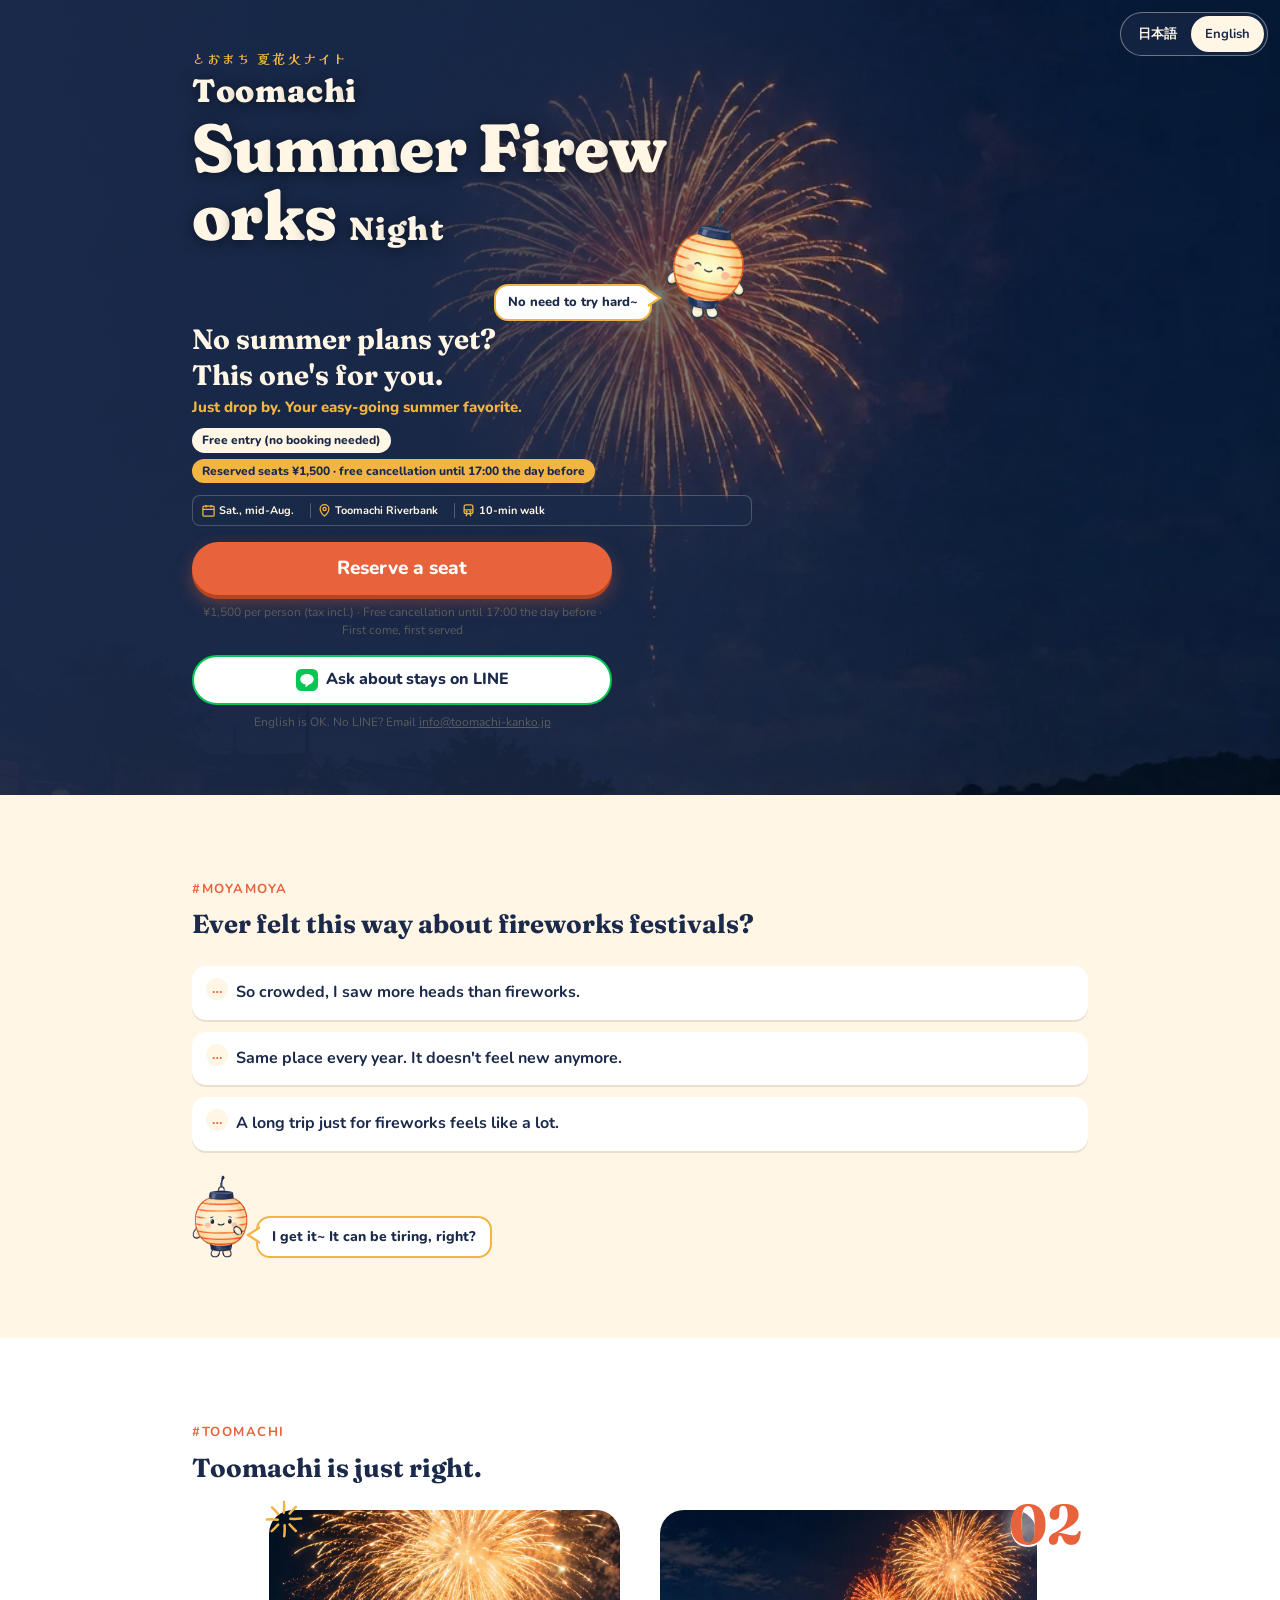
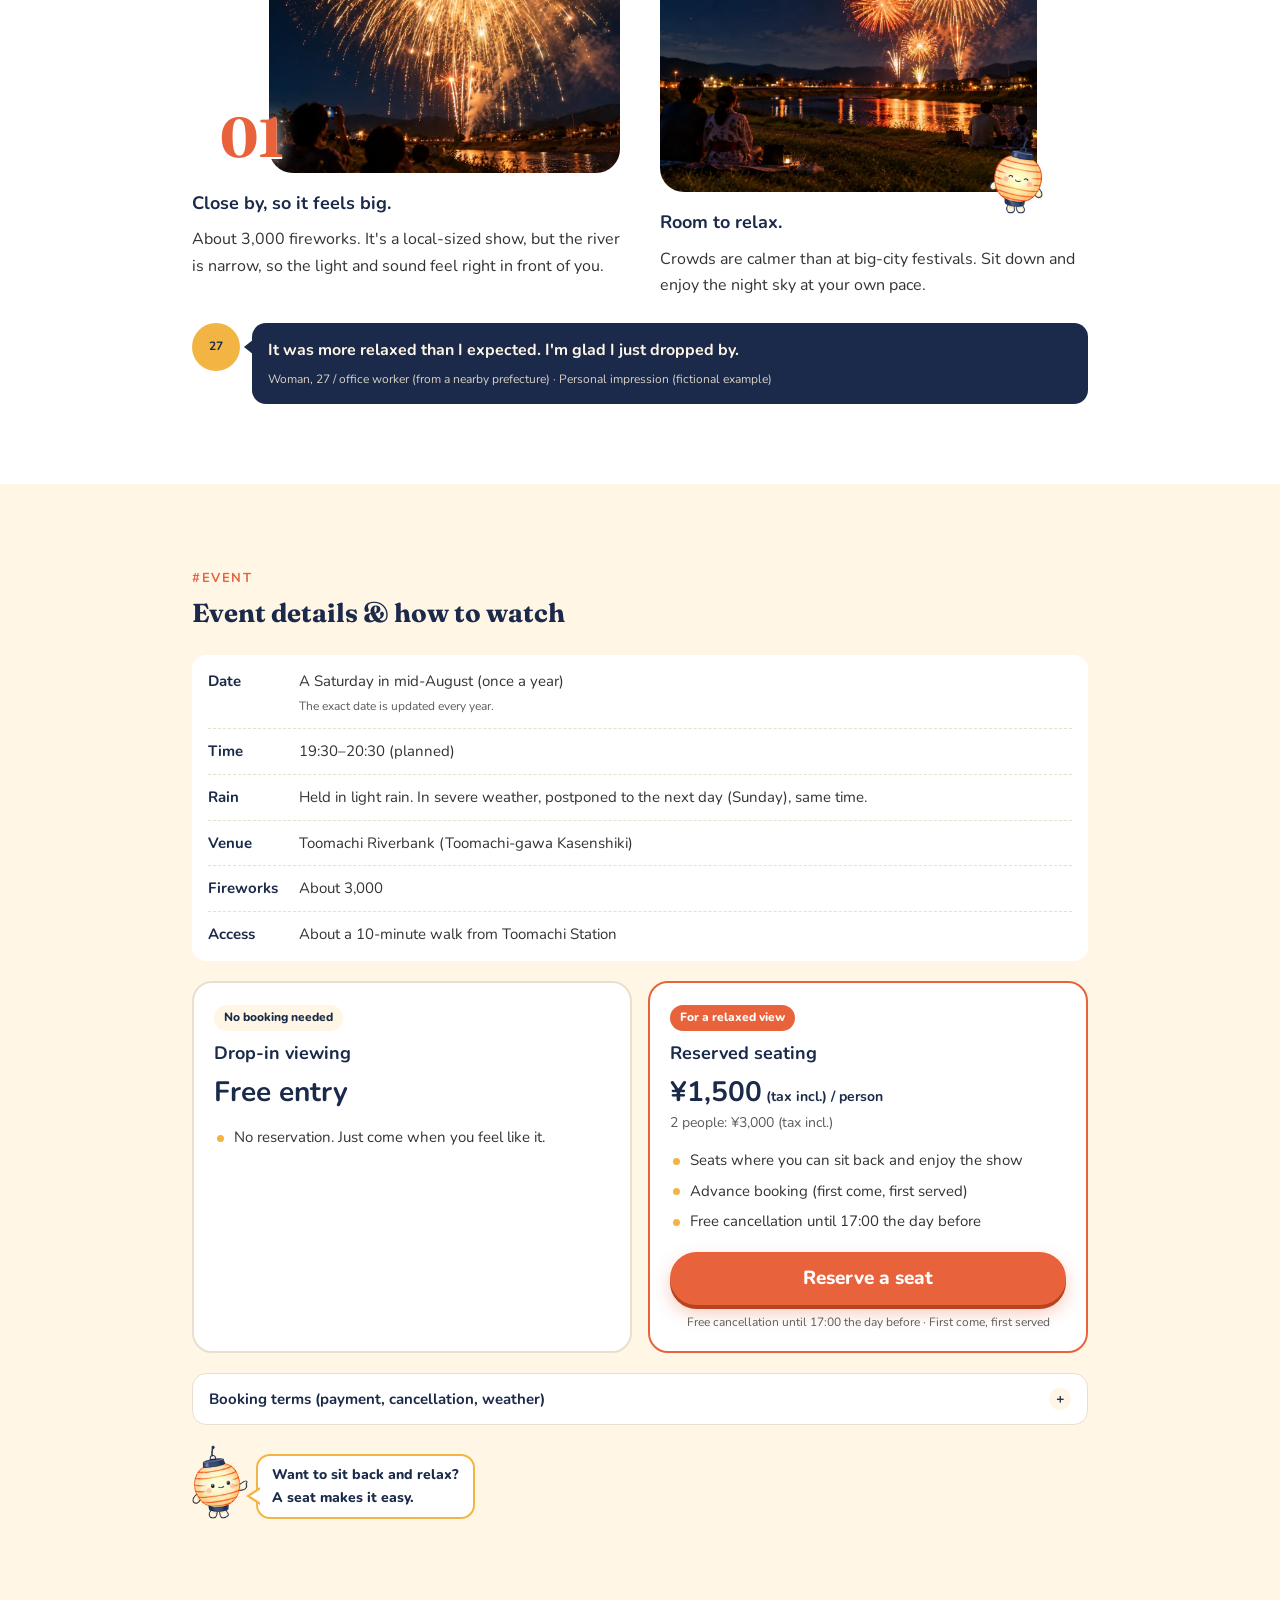
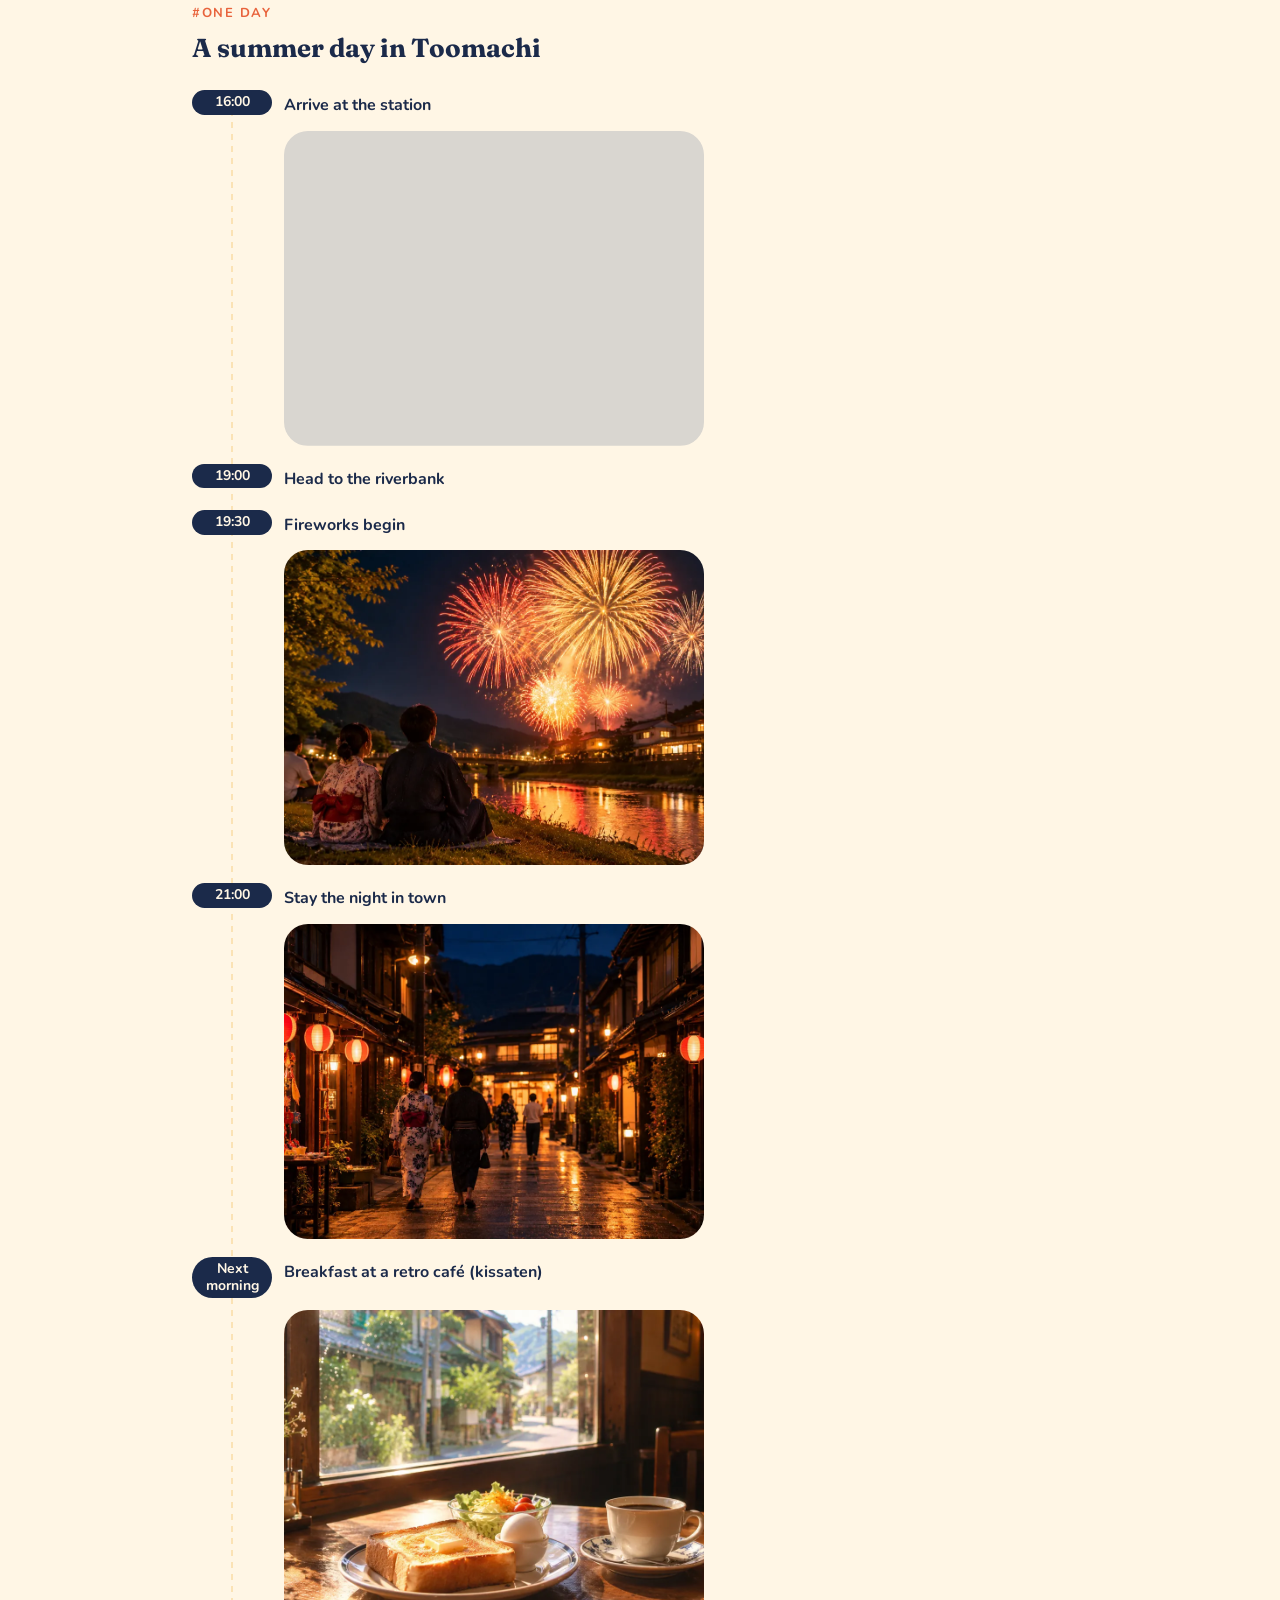
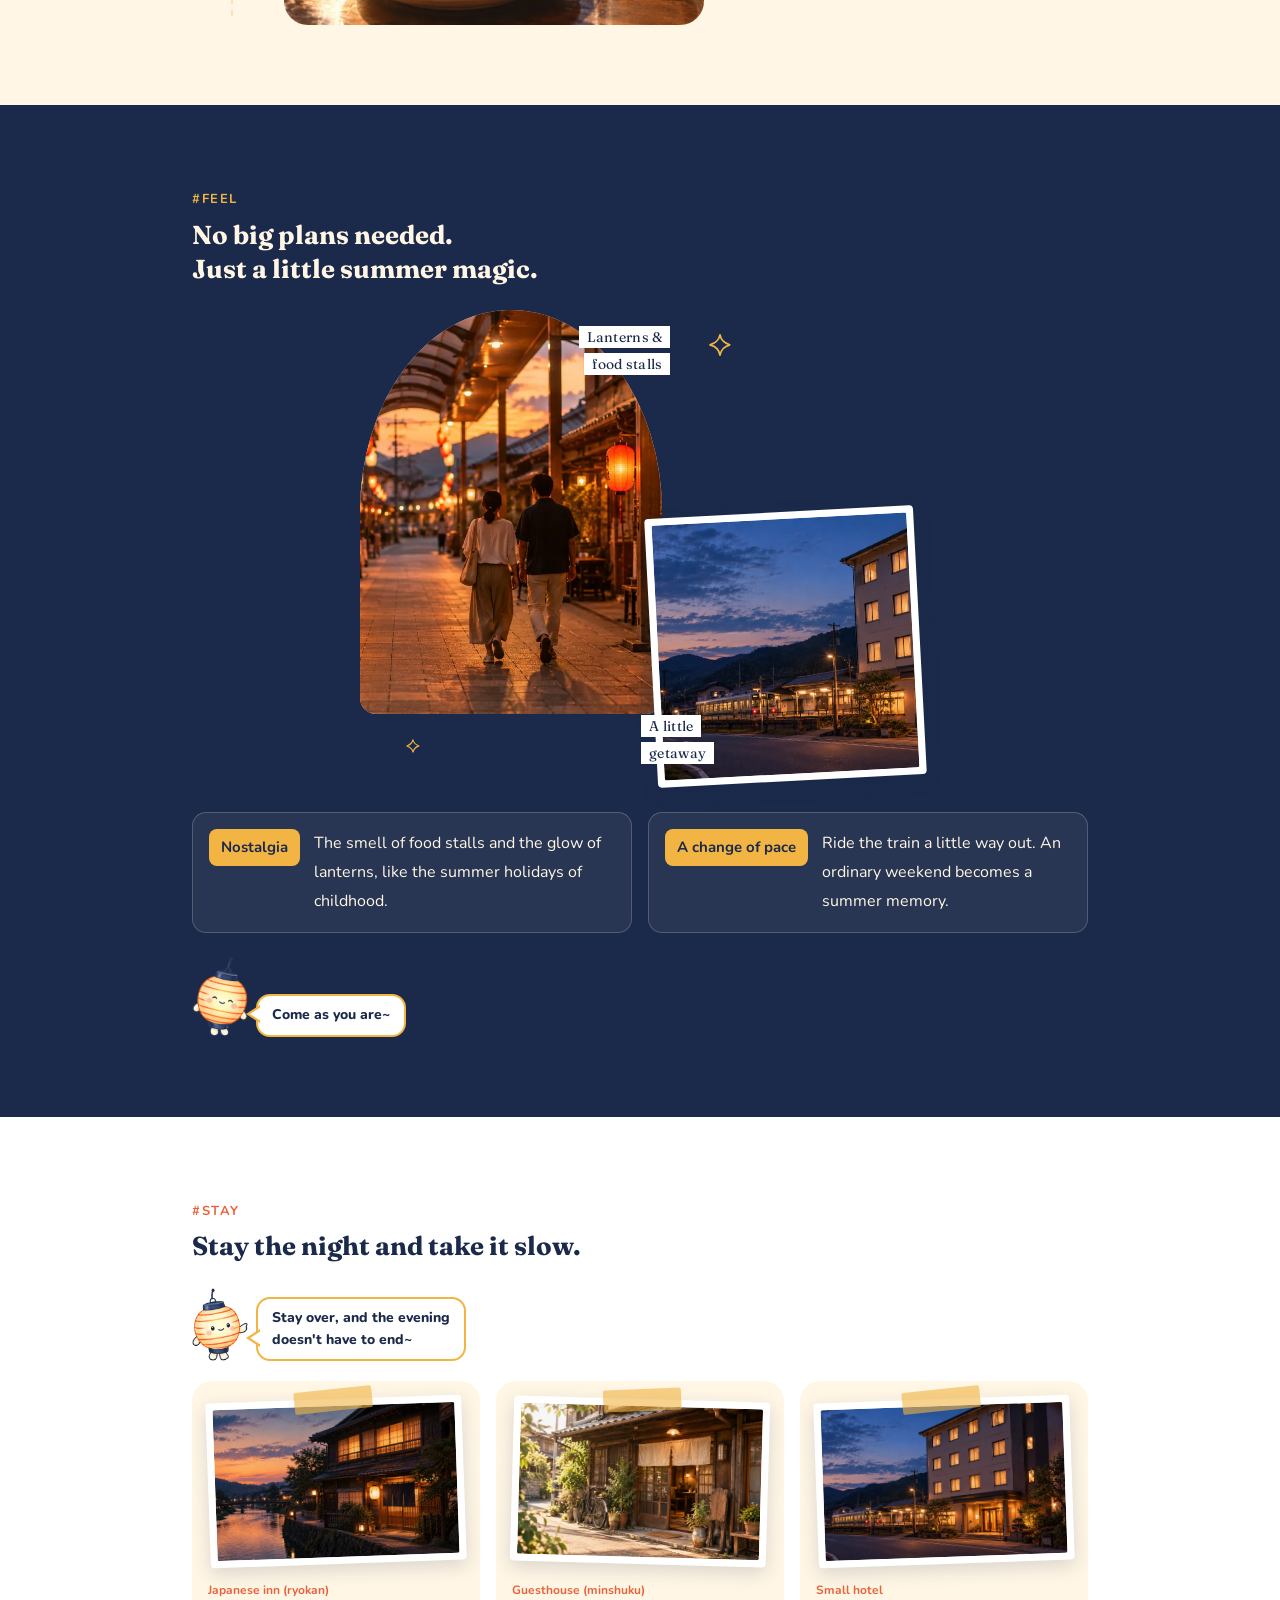
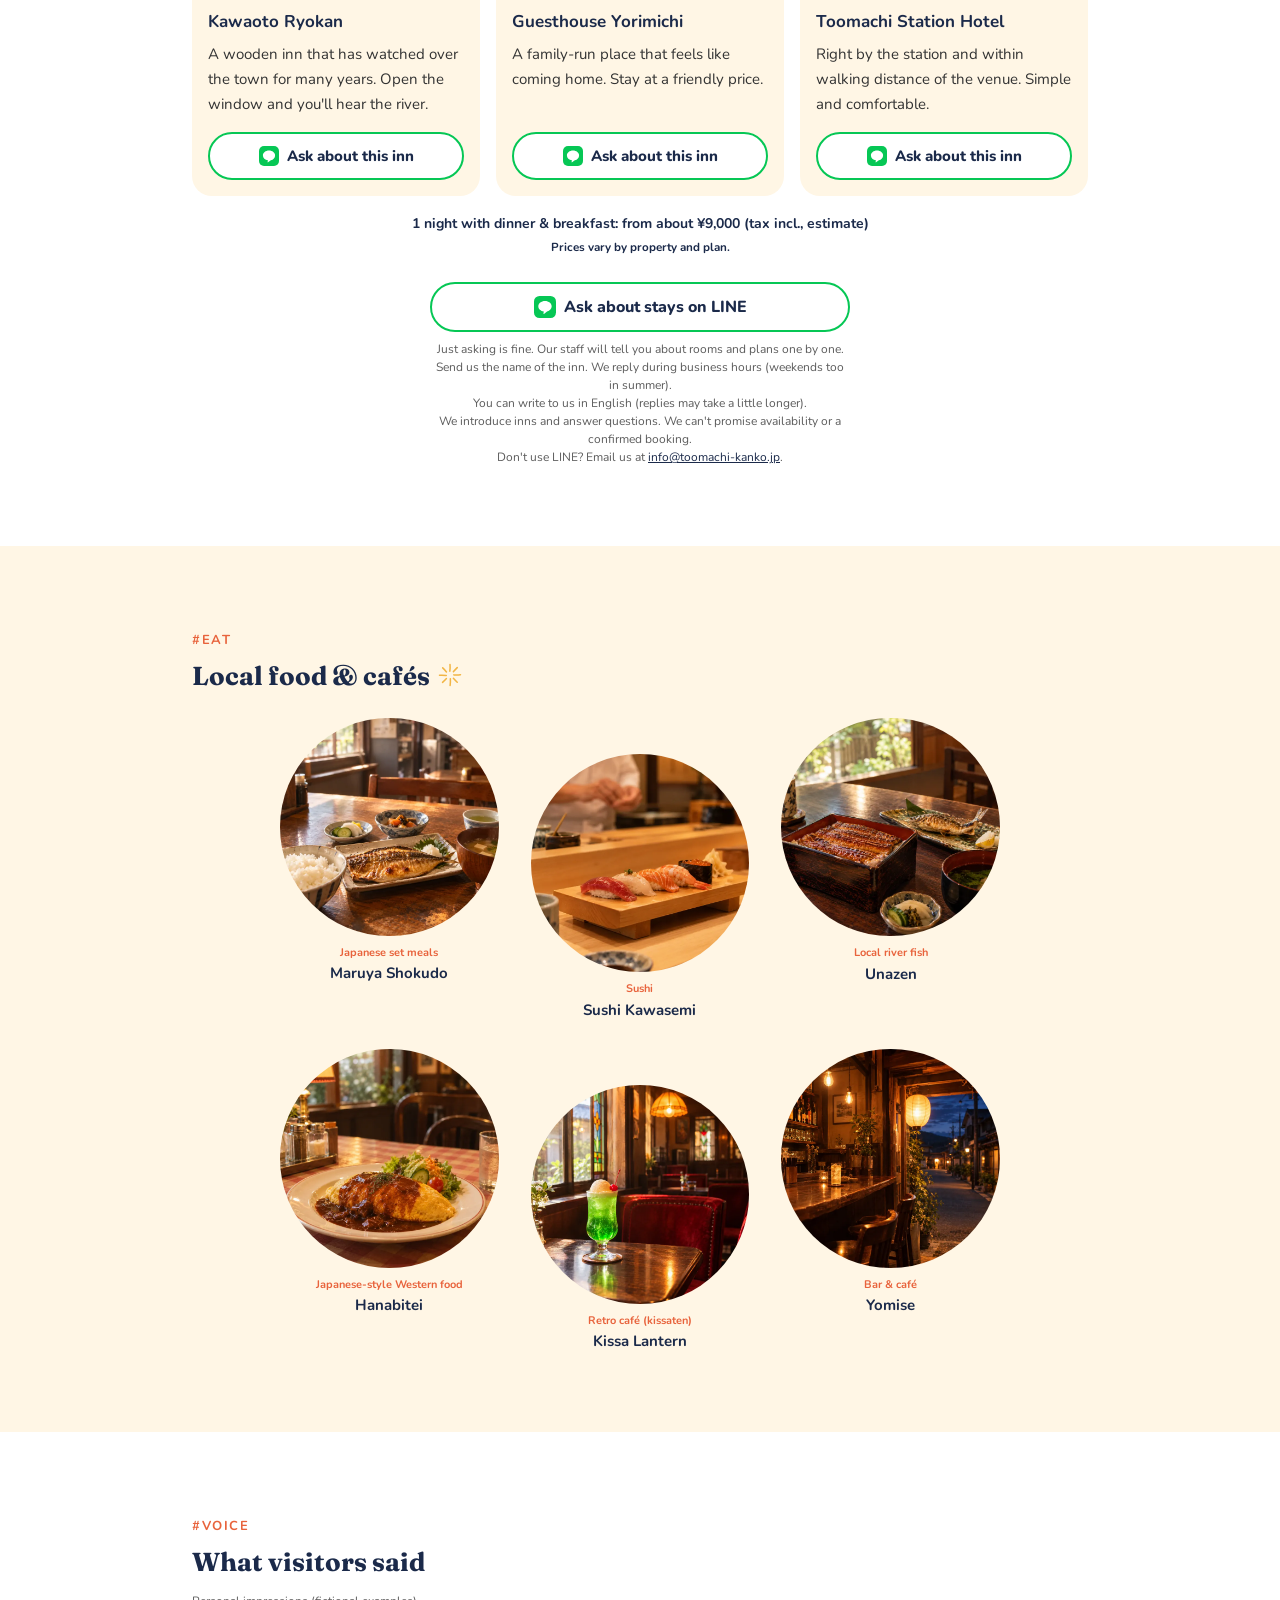
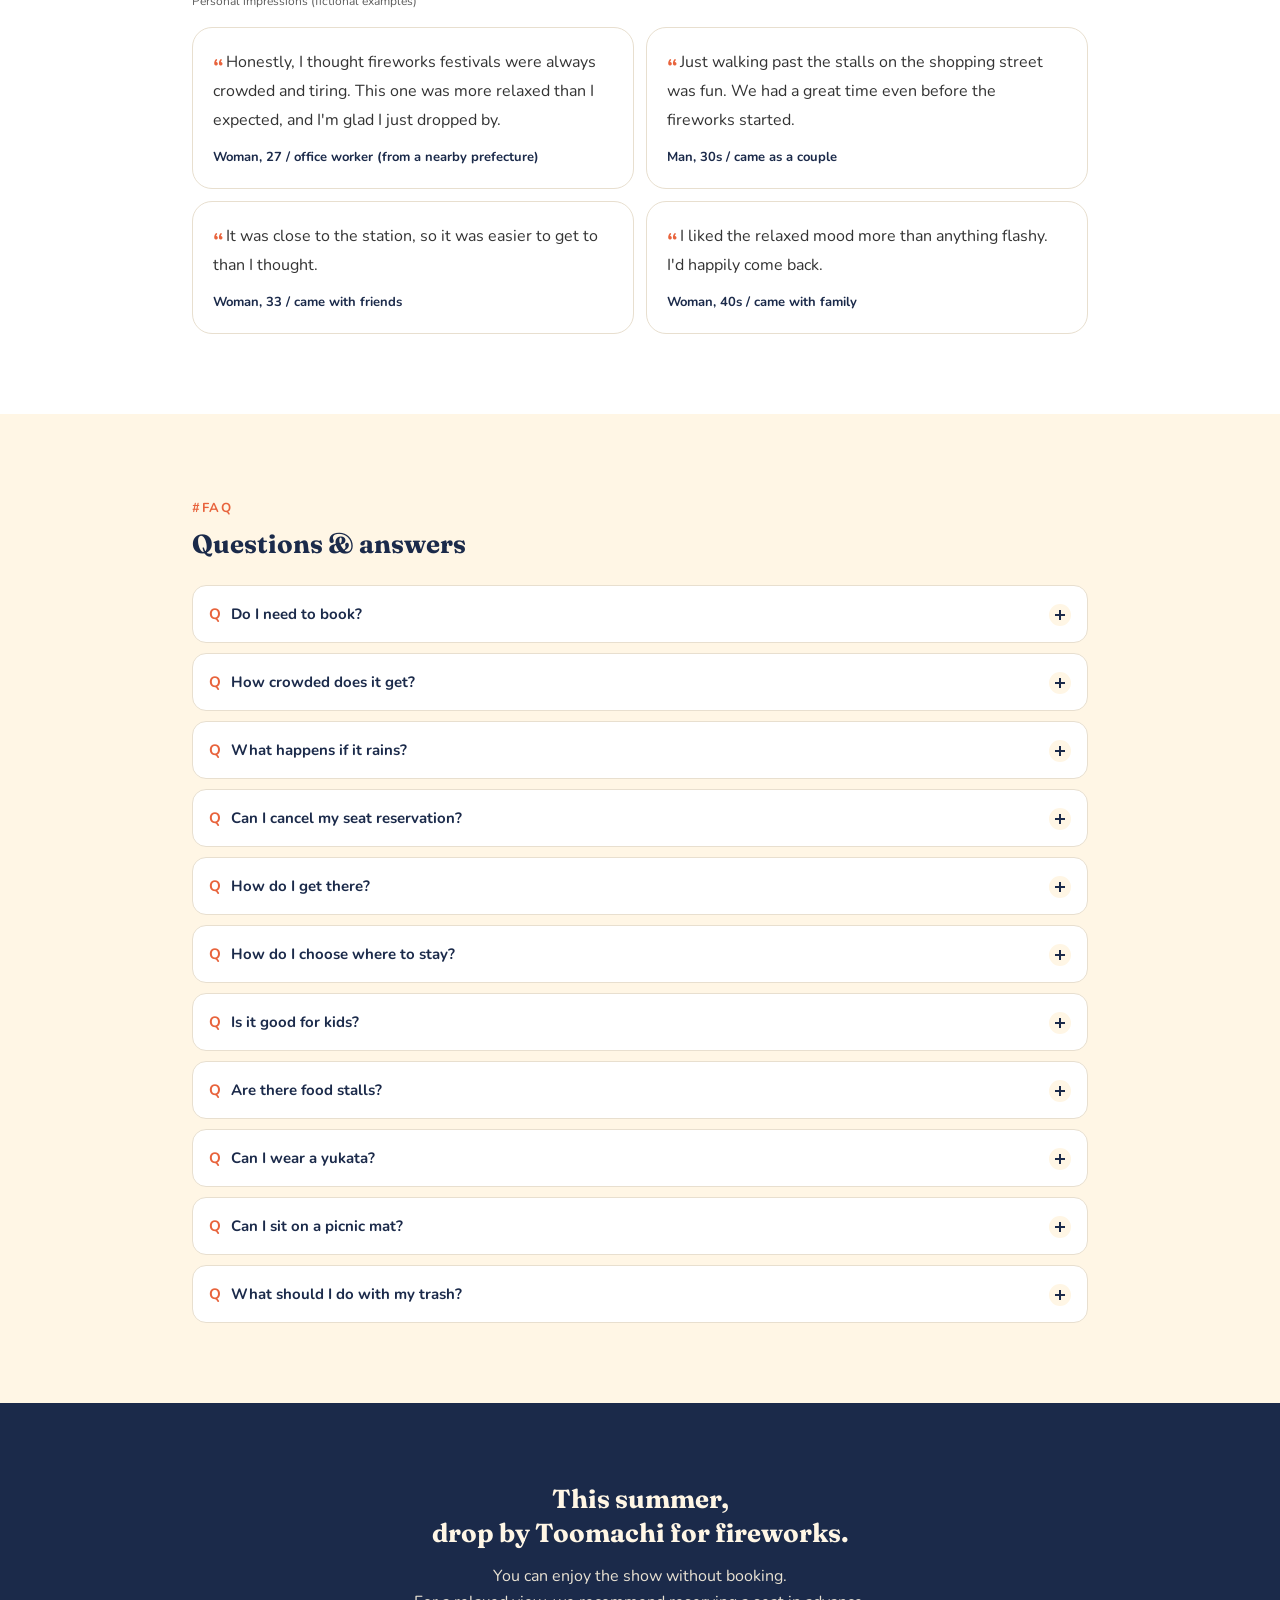
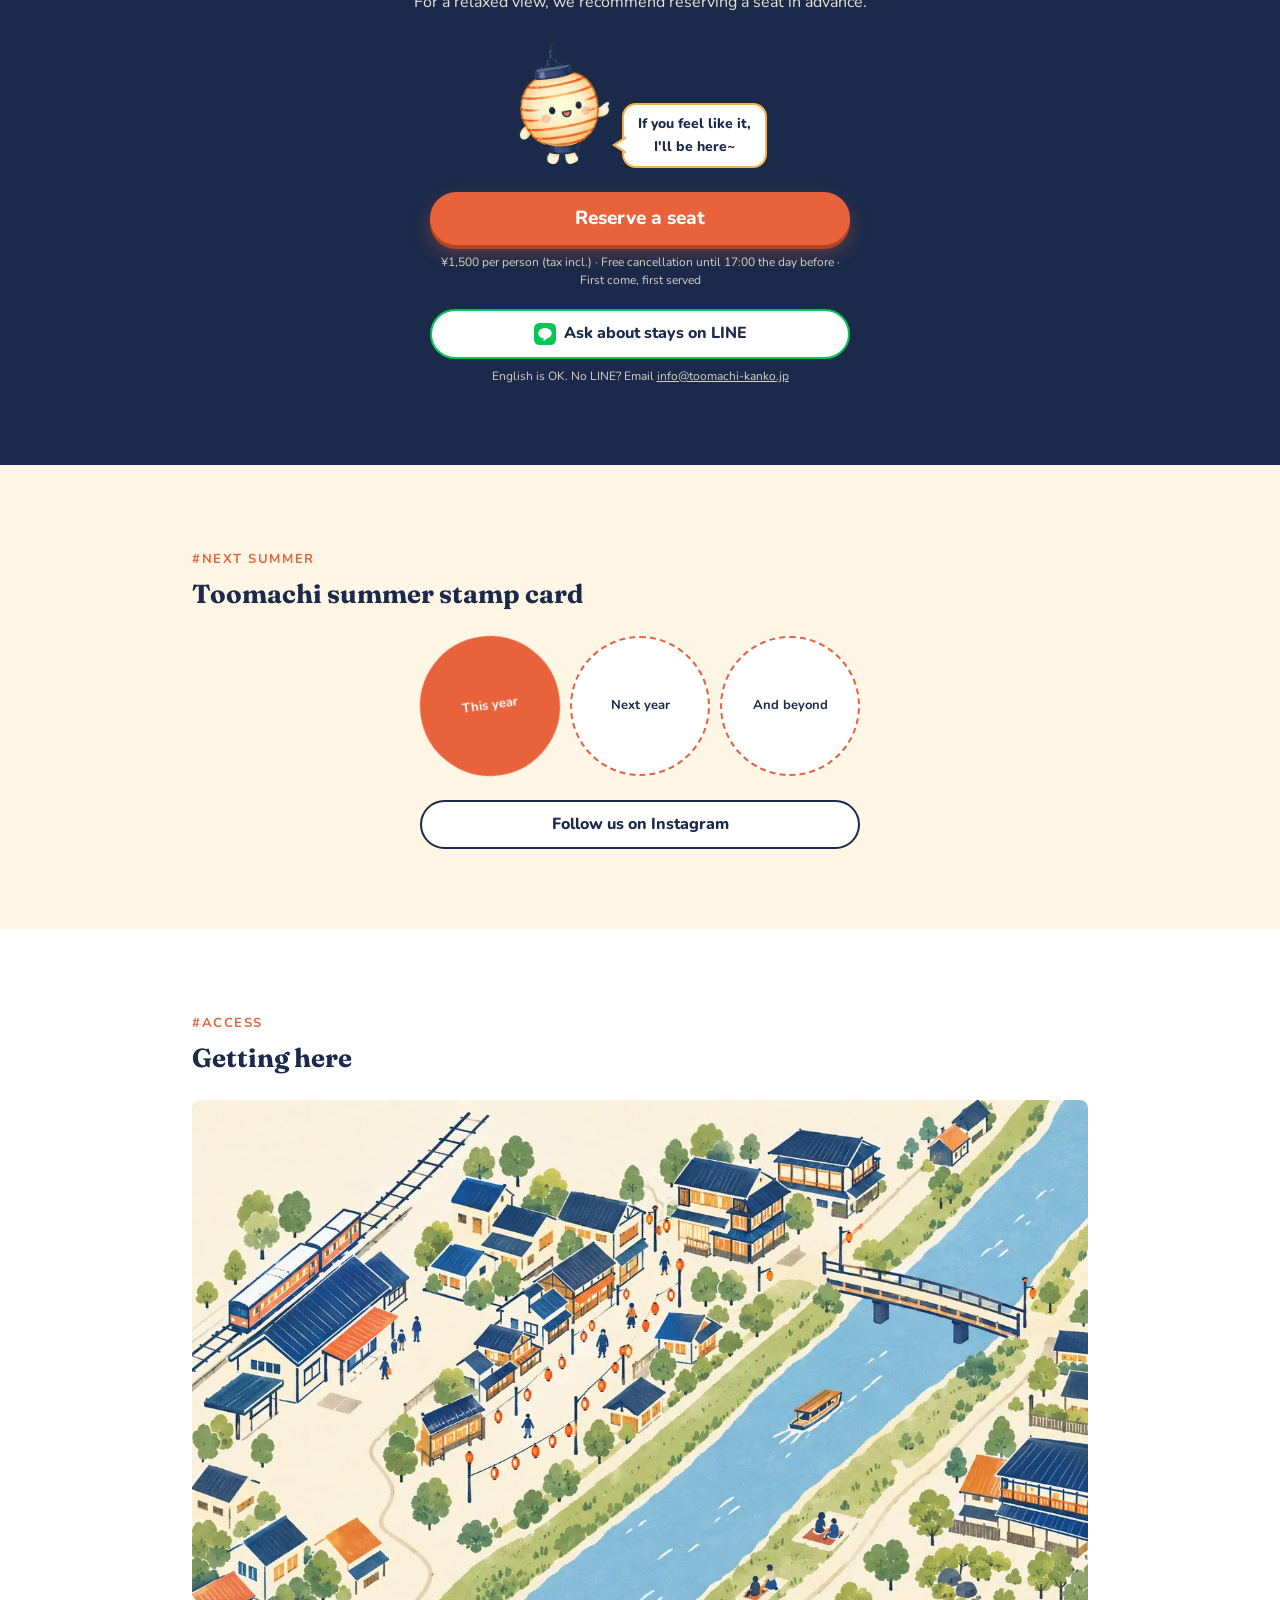
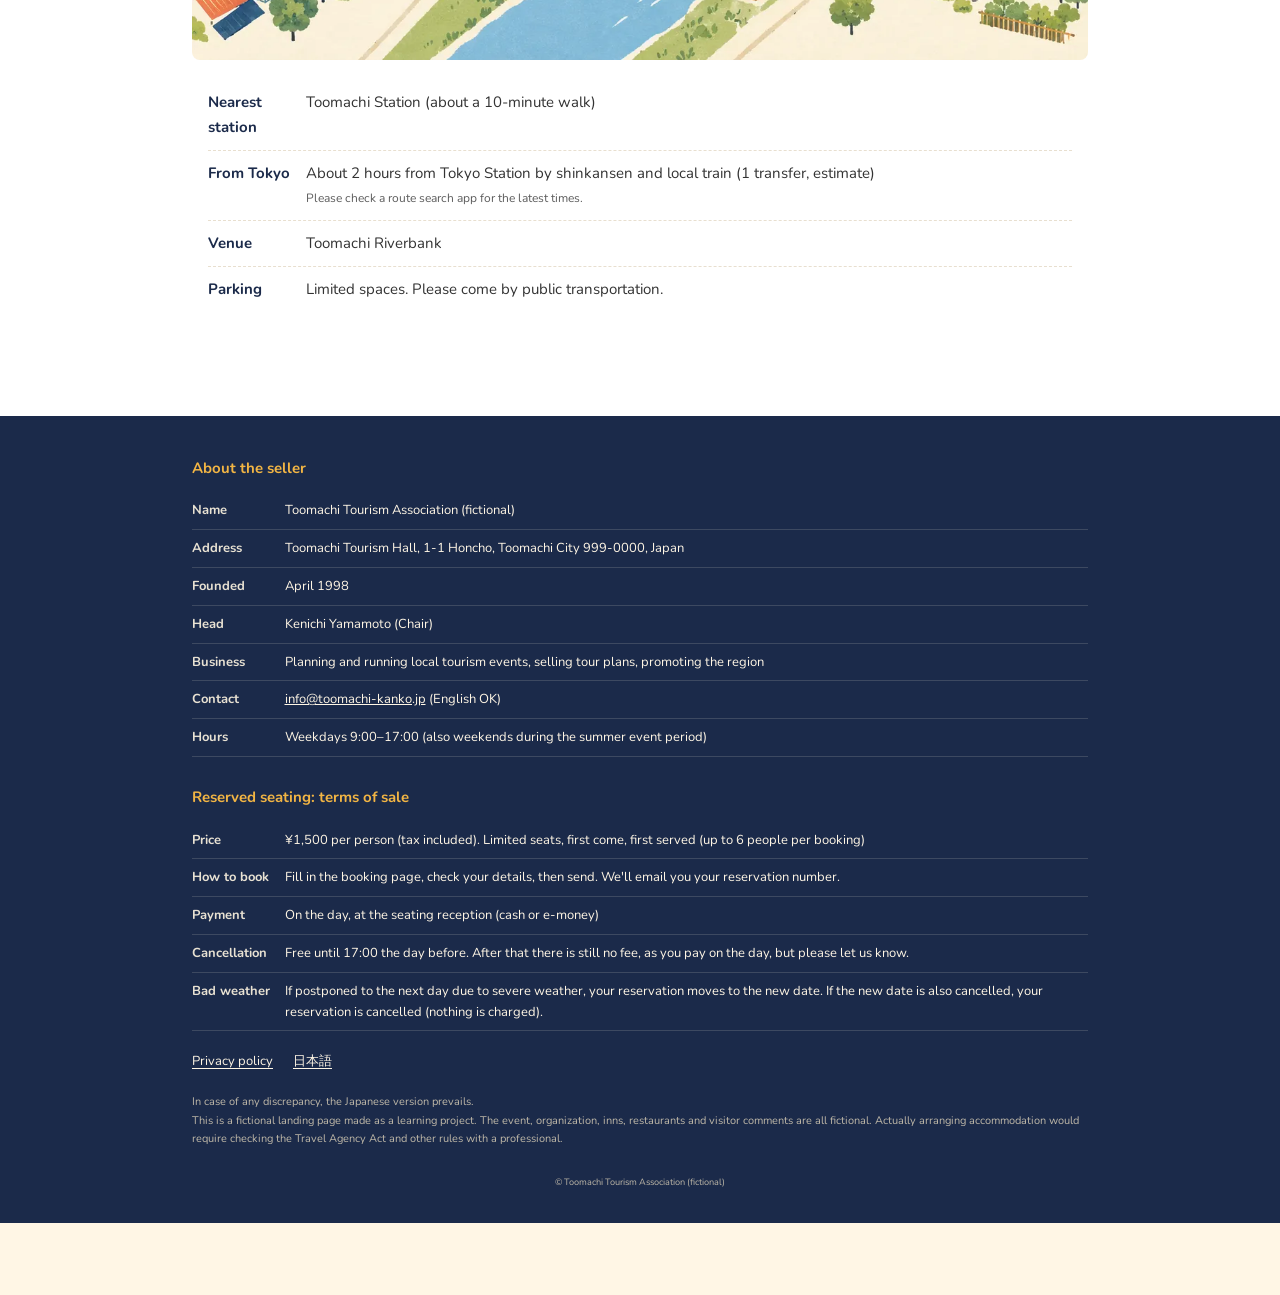
<file: en/index.html>
<!DOCTYPE html>
<html lang="en">
<head>
<meta charset="UTF-8">
<meta name="viewport" content="width=device-width, initial-scale=1">
<!-- JavaScriptが動くときだけ「隠してから出す」演出を有効にする -->
<script>document.documentElement.classList.add('js');</script>
<title>Toomachi Summer Fireworks Night | Just drop by, a summer night in a small Japanese town</title>
<meta name="description" content="No summer plans yet? Toomachi Summer Fireworks Night on the Toomachi Riverbank: free entry, about a 10-minute walk from Toomachi Station. For a relaxed view, reserve a seat (¥1,500 per person, tax included; free cancellation until 17:00 the day before).">
<!-- 正規URL -->
<link rel="canonical" href="https://hitomi0521-source.github.io/toomachi-lp/en/">
<!-- 日本語版・英語版を互いに関連づける -->
<link rel="alternate" hreflang="ja" href="https://hitomi0521-source.github.io/toomachi-lp/">
<link rel="alternate" hreflang="en" href="https://hitomi0521-source.github.io/toomachi-lp/en/">
<link rel="alternate" hreflang="x-default" href="https://hitomi0521-source.github.io/toomachi-lp/">
<link rel="icon" href="../favicon.ico" sizes="any">
<link rel="apple-touch-icon" href="../images/apple-touch-icon.png">
<!-- OGP（英語版） -->
<meta property="og:type" content="website">
<meta property="og:locale" content="en_US">
<meta property="og:locale:alternate" content="ja_JP">
<meta property="og:site_name" content="Toomachi Summer Fireworks Night">
<meta property="og:title" content="Toomachi Summer Fireworks Night | Just drop by">
<meta property="og:description" content="A relaxed riverside fireworks show in a small Japanese town. Free entry, about 10 minutes on foot from the station. Reserved seats ¥1,500 per person (tax incl.).">
<meta property="og:url" content="https://hitomi0521-source.github.io/toomachi-lp/en/">
<meta property="og:image" content="https://hitomi0521-source.github.io/toomachi-lp/images/ogp.jpg">
<meta property="og:image:width" content="1200">
<meta property="og:image:height" content="630">
<meta property="og:image:alt" content="Fireworks over the Toomachi River, with a lantern character on the riverbank">
<meta name="twitter:card" content="summary_large_image">
<link rel="preconnect" href="https://fonts.googleapis.com">
<link rel="preconnect" href="https://fonts.gstatic.com" crossorigin>
<!-- 英語版の書体：見出し Fraunces（やわらかいセリフ体）／本文・ボタン Nunito（丸みのあるサンセリフ） -->
<link href="https://fonts.googleapis.com/css2?family=Fraunces:opsz,wght@9..144,600;9..144,700&family=Nunito:wght@400;700;800&display=swap" rel="stylesheet">
<!-- 日本語のイベント名（飾り）にだけ使う文字を読み込む -->
<link href="https://fonts.googleapis.com/css2?family=Kaisei+Decol:wght@700&text=%E3%81%A8%E3%81%8A%E3%81%BE%E3%81%A1%E5%A4%8F%E8%8A%B1%E7%81%AB%E3%83%8A%E3%82%A4%E3%83%88&display=swap" rel="stylesheet">
<link rel="stylesheet" href="../css/style.css">
<link rel="stylesheet" href="../css/en.css">
<script src="../js/main.js" defer></script>
</head>
<body>
<!-- アイコン用SVGシンボル -->
<svg class="svg-sprite" width="0" height="0" aria-hidden="true">
  <defs>
    <symbol id="icon-line" viewBox="0 0 24 24">
      <rect width="24" height="24" rx="6" fill="#06C755"/>
      <path d="M12 5.5c-4.1 0-7.3 2.6-7.3 5.8 0 2.9 2.5 5.3 6 5.7l-.4 2.1c-.1.4.3.7.6.5l3.3-2.6c3-.6 5.1-2.9 5.1-5.7 0-3.2-3.2-5.8-7.3-5.8z" fill="#fff"/>
    </symbol>
    <symbol id="doodle-spark" viewBox="0 0 48 48">
      <g fill="none" stroke="currentColor" stroke-width="2.6" stroke-linecap="round">
        <path d="M24 6c.4 4 .2 8-.3 11.5"/><path d="M24.6 30.5c.3 4 .1 8-.4 11.5"/>
        <path d="M6 24.4c4-.3 8-.1 11.6.3"/><path d="M30.6 23.8c4 .2 7.9.1 11.4-.3"/>
        <path d="M11.5 11.8c2.6 2.4 4.6 4.6 6.4 7"/><path d="M29.8 29.6c2.4 2.7 4.4 4.8 6.6 6.9"/>
        <path d="M36.4 11.4c-2.5 2.5-4.6 4.6-6.6 7"/><path d="M17.9 29.9c-2.3 2.5-4.4 4.6-6.7 6.7"/>
      </g>
    </symbol>
    <symbol id="doodle-star" viewBox="0 0 32 32">
      <path d="M16 3.5c1.2 5.6 3.4 9.4 12 12.3-8.4 2.6-10.8 6.6-12 12.7-1.4-6.2-3.8-10.1-12.3-12.6C12.3 13 14.6 9.2 16 3.5z" fill="none" stroke="currentColor" stroke-width="2.2" stroke-linejoin="round"/>
    </symbol>
  </defs>
</svg>

<main id="top">

  <!-- ================= FV ================= -->
  <section class="fv" id="fv" aria-labelledby="fv-title">
    <div class="fv__photo">
      <picture>
        <source media="(min-width: 1024px)" srcset="../images/fv-pc.webp" width="1672" height="941">
        <img src="../images/fv-sp.webp" width="1024" height="1536" alt="Large fireworks reflected on the Toomachi River, with lanterns glowing along the bank" fetchpriority="high">
      </picture>
      <video class="fv__video" muted loop playsinline preload="none" aria-hidden="true"
             data-src-sp="../videos/fv-sp.mp4" data-src-pc="../videos/fv-pc.mp4"></video>
    </div>
    <!-- 言語切替：見ているセクションの日本語版へ移動（js/main.js でリンク先の # を更新） -->
    <nav class="lang-switch" aria-label="Language">
      <a class="lang-switch__item" href="../" hreflang="ja" lang="ja" data-lang-link>日本語</a>
      <span class="lang-switch__item is-current" aria-current="true" lang="en">English</span>
    </nav>
    <button class="fv__motion" type="button" aria-pressed="false" hidden>
      <span class="visually-hidden">Pause background video</span>
      <svg viewBox="0 0 24 24" width="18" height="18" aria-hidden="true" class="icon-pause"><rect x="6" y="5" width="4" height="14" rx="1" fill="currentColor"/><rect x="14" y="5" width="4" height="14" rx="1" fill="currentColor"/></svg>
      <svg viewBox="0 0 24 24" width="18" height="18" aria-hidden="true" class="icon-play"><path d="M8 5v14l11-7z" fill="currentColor"/></svg>
    </button>
    <div class="container">
      <div class="fv__inner">
        <!-- 日本語のイベント名を飾りとして残す（現地の看板・案内と照らし合わせやすい） -->
        <p class="fv__en" lang="ja">とおまち 夏花火ナイト</p>
        <h1 class="fv__name" id="fv-title">Toomachi<span class="fv__name-main">Summer Fireworks <span class="fv__name-night">Night</span></span></h1>

        <div class="fv__gap">
          <div class="tomorin tomorin--right fv__tomorin">
            <picture>
              <source media="(prefers-reduced-motion: no-preference)" srcset="../images/tomorin-fv-anim.webp" width="240" height="316">
              <img class="tomorin__icon tomorin__icon--video" src="../images/tomorin-smile.webp" width="337" height="480" alt="" decoding="async">
            </picture>
            <p class="tomorin__bubble">No need to try hard~</p>
          </div>
        </div>

        <p class="fv__title">No summer plans yet?<br>This one's for you.</p>
        <p class="fv__sub">Just drop by. Your easy-going summer favorite.</p>

        <ul class="badges" aria-label="Prices and booking at a glance">
          <li class="badge">Free entry (no booking needed)</li>
          <li class="badge badge--accent">Reserved seats ¥1,500 · free cancellation until 17:00 the day before</li>
        </ul>

        <ul class="fv-info">
          <li class="fv-info__item">
            <svg viewBox="0 0 24 24" fill="none" stroke="currentColor" stroke-width="2" aria-hidden="true"><rect x="3" y="5" width="18" height="16" rx="2"/><path d="M3 10h18M8 3v4M16 3v4"/></svg>
            <span class="visually-hidden">Date: </span><strong>Sat., mid-Aug.</strong>
          </li>
          <li class="fv-info__item">
            <svg viewBox="0 0 24 24" fill="none" stroke="currentColor" stroke-width="2" aria-hidden="true"><path d="M12 21s-7-6.2-7-11.5A7 7 0 0 1 19 9.5C19 14.8 12 21 12 21z"/><circle cx="12" cy="9.5" r="2.5"/></svg>
            <span class="visually-hidden">Venue: </span><strong>Toomachi Riverbank</strong>
          </li>
          <li class="fv-info__item">
            <svg viewBox="0 0 24 24" fill="none" stroke="currentColor" stroke-width="2" aria-hidden="true"><rect x="5" y="3" width="14" height="14" rx="3"/><path d="M5 11h14M8 21l2-4M16 21l-2-4"/><circle cx="9" cy="14" r=".8" fill="currentColor"/><circle cx="15" cy="14" r=".8" fill="currentColor"/></svg>
            <span class="visually-hidden">Access: </span><strong>10-min walk</strong>
          </li>
        </ul>

        <div class="cta-group" id="fv-cta">
          <div>
            <a class="btn btn--seat" href="reserve.html">Reserve a seat</a>
            <p class="btn-note">¥1,500 per person (tax incl.) · Free cancellation until 17:00 the day before · First come, first served</p>
          </div>
          <div>
            <a class="btn btn--line" data-line href="#">
              <svg class="line-icon" width="22" height="22" aria-hidden="true"><use href="#icon-line"/></svg>
              Ask about stays on LINE
            </a>
            <p class="btn-note">English is OK. No LINE? Email <a href="mailto:info@toomachi-kanko.jp">info@toomachi-kanko.jp</a></p>
          </div>
        </div>
      </div>
    </div>
  </section>

  <!-- ================= #MOYAMOYA ================= -->
  <section class="section" id="moyamoya" aria-labelledby="moyamoya-title">
    <div class="container">
      <p class="section-label">#MOYAMOYA</p>
      <h2 class="section-title" id="moyamoya-title">Ever felt this way about fireworks festivals?</h2>
      <ul class="moyamoya__list">
        <li class="moyamoya__item">So crowded, I saw more heads than fireworks.</li>
        <li class="moyamoya__item">Same place every year. It doesn't feel new anymore.</li>
        <li class="moyamoya__item">A long trip just for fireworks feels like a lot.</li>
      </ul>
      <div class="tomorin">
        <img class="tomorin__icon" src="../images/tomorin-empathy.webp" width="322" height="480" alt="" decoding="async">
        <p class="tomorin__bubble">I get it~ It can be tiring, right?</p>
      </div>
    </div>
  </section>

  <!-- ================= #TOOMACHI ================= -->
  <section class="section section--white" id="toomachi" aria-labelledby="toomachi-title">
    <div class="container">
      <p class="section-label">#TOOMACHI</p>
      <h2 class="section-title" id="toomachi-title">Toomachi is just right.</h2>
      <div class="points">
        <article class="point point--a">
          <div class="point__visual">
            <img class="ph shape-round" src="../images/point-01.webp" width="1280" height="720" alt="A large firework seen up close from the riverbank" loading="lazy" decoding="async">
            <p class="point__num" aria-hidden="true">01</p>
            <svg class="doodle doodle--spark" aria-hidden="true"><use href="#doodle-spark"/></svg>
          </div>
          <h3 class="point__title"><span class="visually-hidden">01 </span>Close by, so it feels big.</h3>
          <p>About 3,000 fireworks. It's a local-sized show, but the river is narrow, so the light and sound feel right in front of you.</p>
        </article>
        <article class="point point--b">
          <div class="point__visual">
            <img class="ph shape-round" src="../images/point-02.webp" width="1280" height="720" alt="Visitors sitting with space between them, watching the fireworks" loading="lazy" decoding="async">
            <p class="point__num" aria-hidden="true">02</p>
            <img class="point__tomorin tomorin__icon" src="../images/tomorin-smile.webp" width="337" height="480" alt="" loading="lazy" decoding="async">
          </div>
          <h3 class="point__title"><span class="visually-hidden">02 </span>Room to relax.</h3>
          <p>Crowds are calmer than at big-city festivals. Sit down and enjoy the night sky at your own pace.</p>
        </article>
      </div>

      <figure class="voice-bubble">
        <div class="voice-bubble__avatar" aria-hidden="true">27</div>
        <div class="voice-bubble__body">
          <blockquote class="voice-bubble__text">It was more relaxed than I expected. I'm glad I just dropped by.</blockquote>
          <figcaption class="voice-bubble__meta">Woman, 27 / office worker (from a nearby prefecture) · Personal impression (fictional example)</figcaption>
        </div>
      </figure>
    </div>
  </section>

  <!-- ================= #EVENT ================= -->
  <section class="section section--event event" id="event" aria-labelledby="event-title">
    <div class="container">
      <p class="section-label">#EVENT</p>
      <h2 class="section-title" id="event-title">Event details &amp; how to watch</h2>
      <dl class="event__table">
        <div class="event__row"><dt>Date</dt><dd>A Saturday in mid-August (once a year)<br><small>The exact date is updated every year.</small></dd></div>
        <div class="event__row"><dt>Time</dt><dd>19:30–20:30 (planned)</dd></div>
        <div class="event__row"><dt>Rain</dt><dd>Held in light rain. In severe weather, postponed to the next day (Sunday), same time.</dd></div>
        <div class="event__row"><dt>Venue</dt><dd>Toomachi Riverbank (Toomachi-gawa Kasenshiki)</dd></div>
        <div class="event__row"><dt>Fireworks</dt><dd>About 3,000</dd></div>
        <div class="event__row"><dt>Access</dt><dd>About a 10-minute walk from Toomachi Station</dd></div>
      </dl>

      <div class="plans">
        <article class="plan">
          <span class="plan__tag">No booking needed</span>
          <h3 class="plan__name">Drop-in viewing</h3>
          <p class="plan__price">Free entry</p>
          <ul class="plan__list">
            <li>No reservation. Just come when you feel like it.</li>
          </ul>
        </article>

        <article class="plan plan--seat">
          <span class="plan__tag">For a relaxed view</span>
          <h3 class="plan__name">Reserved seating</h3>
          <p class="plan__price">¥1,500<small> (tax incl.) / person</small></p>
          <p class="plan__price-pair">2 people: ¥3,000 (tax incl.)</p>
          <ul class="plan__list">
            <li>Seats where you can sit back and enjoy the show</li>
            <li>Advance booking (first come, first served)</li>
            <li>Free cancellation until 17:00 the day before</li>
          </ul>
          <a class="btn btn--seat" href="reserve.html">Reserve a seat</a>
          <p class="btn-note">Free cancellation until 17:00 the day before · First come, first served</p>
        </article>
      </div>

      <details class="terms">
        <summary class="terms__summary">Booking terms (payment, cancellation, weather)</summary>
        <dl class="terms__list">
          <div class="terms__row"><dt>Price</dt><dd>¥1,500 per person (tax included). Seats are limited and offered first come, first served (up to 6 people per booking).</dd></div>
          <div class="terms__row"><dt>How to book</dt><dd>Fill in the booking page → check your details on the confirmation screen → send. We'll email you a confirmation with your reservation number.</dd></div>
          <div class="terms__row"><dt>Payment</dt><dd>On the day, at the seating reception (cash or e-money).</dd></div>
          <div class="terms__row"><dt>Cancellation</dt><dd>Free until 17:00 the day before. Reply to the confirmation email or contact us on LINE. After 17:00 there is still no fee, as you pay on the day, but please be sure to let us know.</dd></div>
          <div class="terms__row"><dt>Rain / bad weather</dt><dd>Held in light rain. If postponed to the next day due to severe weather, your reservation moves to the new date. If the new date is also cancelled, your reservation is cancelled and nothing is charged.</dd></div>
          <div class="terms__row"><dt>Seller</dt><dd>Toomachi Tourism Association (fictional) | <a href="mailto:info@toomachi-kanko.jp">info@toomachi-kanko.jp</a></dd></div>
        </dl>
      </details>

      <div class="tomorin event__tomorin">
        <img class="tomorin__icon" src="../images/tomorin-guide.webp" width="365" height="480" alt="" decoding="async">
        <p class="tomorin__bubble">Want to sit back and relax?<br>A seat makes it easy.</p>
      </div>
    </div>
  </section>

  <!-- ================= #ONE DAY ================= -->
  <section class="section section--oneday" id="oneday" aria-labelledby="oneday-title">
    <div class="container">
      <p class="section-label">#ONE DAY</p>
      <h2 class="section-title" id="oneday-title">A summer day in Toomachi</h2>
      <ol class="timeline">
        <li class="timeline__item">
          <span class="timeline__time">16:00</span>
          <p class="timeline__text">Arrive at the station</p>
          <img class="ph shape-round" data-shot="arch" src="../images/oneday-evening.webp" width="1280" height="720" alt="Two people walking down a shopping street at dusk as the lanterns light up" loading="lazy" decoding="async">
        </li>
        <li class="timeline__item">
          <span class="timeline__time">19:00</span>
          <p class="timeline__text">Head to the riverbank</p>
        </li>
        <li class="timeline__item">
          <span class="timeline__time">19:30</span>
          <p class="timeline__text">Fireworks begin</p>
          <img class="ph shape-round oneday-fireworks" data-shot="burst" src="../images/oneday-fireworks.webp" width="1280" height="720" alt="Fireworks reflected in the river, seen from the riverbank" loading="lazy" decoding="async">
        </li>
        <li class="timeline__item">
          <span class="timeline__time">21:00</span>
          <p class="timeline__text">Stay the night in town</p>
          <img class="ph shape-round" data-shot="drop" src="../images/oneday-night.webp" width="1280" height="720" alt="The shopping street at night after the fireworks, lit by lanterns" loading="lazy" decoding="async">
        </li>
        <li class="timeline__item">
          <span class="timeline__time">Next morning</span>
          <p class="timeline__text">Breakfast at a retro café (kissaten)</p>
          <img class="ph shape-round" data-shot="light" src="../images/oneday-morning.webp" width="1280" height="720" alt="A kissaten breakfast by the window: thick toast, a boiled egg and coffee" loading="lazy" decoding="async">
        </li>
      </ol>
    </div>
  </section>

  <!-- ================= #FEEL ================= -->
  <section class="section section--navy" id="feel" aria-labelledby="feel-title">
    <div class="container">
      <p class="section-label">#FEEL</p>
      <h2 class="section-title" id="feel-title">No big plans needed.<br>Just a little summer magic.</h2>
      <div class="feel__collage">
        <figure class="feel__photo feel__photo--a">
          <img class="ph shape-arch" src="../images/oneday-evening.webp" width="1280" height="720" alt="A shopping street at dusk with glowing lanterns and food stalls" loading="lazy" decoding="async">
          <span class="v-label" aria-hidden="true"><span>Lanterns &amp;<br>food stalls</span></span>
        </figure>
        <figure class="feel__photo feel__photo--b">
          <div class="photo-frame photo-frame--tilt-l"><img class="ph" src="../images/inn-station.webp" width="1280" height="720" alt="A local train at a small station in the evening" loading="lazy" decoding="async"></div>
          <span class="v-label" aria-hidden="true"><span>A little<br>getaway</span></span>
        </figure>
        <svg class="doodle doodle--star" aria-hidden="true"><use href="#doodle-star"/></svg>
        <svg class="doodle doodle--star doodle--star-s" aria-hidden="true"><use href="#doodle-star"/></svg>
      </div>
      <ul class="feel__list">
        <li class="feel__item">
          <span class="feel__label">Nostalgia</span>
          <p class="feel__text">The smell of food stalls and the glow of lanterns, like the summer holidays of childhood.</p>
        </li>
        <li class="feel__item">
          <span class="feel__label">A change of pace</span>
          <p class="feel__text">Ride the train a little way out. An ordinary weekend becomes a summer memory.</p>
        </li>
      </ul>
      <div class="tomorin">
        <img class="tomorin__icon" src="../images/tomorin-smile.webp" width="337" height="480" alt="" decoding="async">
        <p class="tomorin__bubble">Come as you are~</p>
      </div>
    </div>
  </section>

  <!-- ================= #STAY ================= -->
  <section class="section section--white" id="stay" aria-labelledby="stay-title">
    <div class="container">
      <p class="section-label">#STAY</p>
      <h2 class="section-title" id="stay-title">Stay the night and take it slow.</h2>
      <div class="tomorin stay__tomorin">
        <img class="tomorin__icon" src="../images/tomorin-guide.webp" width="365" height="480" alt="" decoding="async">
        <p class="tomorin__bubble">Stay over, and the evening<br>doesn't have to end~</p>
      </div>

      <div class="cards">
        <article class="stay-card">
          <div class="photo-frame photo-frame--tape"><img class="ph" src="../images/inn-kawaoto.webp" width="1280" height="720" alt="A wooden Japanese inn by the river at dusk" loading="lazy" decoding="async"></div>
          <div class="stay-card__body">
            <p class="stay-card__type">Japanese inn (ryokan)</p>
            <h3 class="stay-card__name">Kawaoto Ryokan</h3>
            <p class="stay-card__text">A wooden inn that has watched over the town for many years. Open the window and you'll hear the river.</p>
            <a class="btn btn--line" data-facility="Kawaoto Ryokan" href="#">
              <svg class="line-icon" width="20" height="20" aria-hidden="true"><use href="#icon-line"/></svg>
              Ask about this inn
            </a>
          </div>
        </article>
        <article class="stay-card">
          <div class="photo-frame photo-frame--tape"><img class="ph" src="../images/inn-yorimichi.webp" width="1280" height="720" alt="The entrance of a guesthouse with plants and bicycles" loading="lazy" decoding="async"></div>
          <div class="stay-card__body">
            <p class="stay-card__type">Guesthouse (minshuku)</p>
            <h3 class="stay-card__name">Guesthouse Yorimichi</h3>
            <p class="stay-card__text">A family-run place that feels like coming home. Stay at a friendly price.</p>
            <a class="btn btn--line" data-facility="Guesthouse Yorimichi" href="#">
              <svg class="line-icon" width="20" height="20" aria-hidden="true"><use href="#icon-line"/></svg>
              Ask about this inn
            </a>
          </div>
        </article>
        <article class="stay-card">
          <div class="photo-frame photo-frame--tape"><img class="ph" src="../images/inn-station.webp" width="1280" height="720" alt="A simple small hotel next to the station" loading="lazy" decoding="async"></div>
          <div class="stay-card__body">
            <p class="stay-card__type">Small hotel</p>
            <h3 class="stay-card__name">Toomachi Station Hotel</h3>
            <p class="stay-card__text">Right by the station and within walking distance of the venue. Simple and comfortable.</p>
            <a class="btn btn--line" data-facility="Toomachi Station Hotel" href="#">
              <svg class="line-icon" width="20" height="20" aria-hidden="true"><use href="#icon-line"/></svg>
              Ask about this inn
            </a>
          </div>
        </article>
      </div>

      <p class="stay__price">1 night with dinner &amp; breakfast: from about ¥9,000 (tax incl., estimate)<br><small>Prices vary by property and plan.</small></p>

      <div class="stay__cta">
        <a class="btn btn--line" data-line href="#">
          <svg class="line-icon" width="22" height="22" aria-hidden="true"><use href="#icon-line"/></svg>
          Ask about stays on LINE
        </a>
        <p class="btn-note">
          Just asking is fine. Our staff will tell you about rooms and plans one by one.<br>
          Send us the name of the inn. We reply during business hours (weekends too in summer).<br>
          You can write to us in English (replies may take a little longer).<br>
          We introduce inns and answer questions. We can't promise availability or a confirmed booking.<br>
          Don't use LINE? Email us at <a href="mailto:info@toomachi-kanko.jp">info@toomachi-kanko.jp</a>.
        </p>
      </div>
    </div>
  </section>

  <!-- ================= #EAT ================= -->
  <section class="section" id="eat" aria-labelledby="eat-title">
    <div class="container">
      <p class="section-label">#EAT</p>
      <h2 class="section-title" id="eat-title">Local food &amp; cafés<svg class="doodle doodle--title" aria-hidden="true"><use href="#doodle-spark"/></svg></h2>
      <ul class="eat-grid">
        <li class="eat-item"><img class="ph" src="../images/eat-maruya.webp" width="800" height="800" alt="Grilled fish set meal" loading="lazy" decoding="async"><p class="eat-card__genre">Japanese set meals</p><p class="eat-card__name">Maruya Shokudo</p></li>
        <li class="eat-item"><img class="ph" src="../images/eat-kawasemi.webp" width="800" height="800" alt="Nigiri sushi on a light wooden counter" loading="lazy" decoding="async"><p class="eat-card__genre">Sushi</p><p class="eat-card__name">Sushi Kawasemi</p></li>
        <li class="eat-item"><img class="ph" src="../images/eat-unazen.webp" width="800" height="800" alt="Eel on rice and salt-grilled river fish" loading="lazy" decoding="async"><p class="eat-card__genre">Local river fish</p><p class="eat-card__name">Unazen</p></li>
        <li class="eat-item"><img class="ph" src="../images/eat-hanabitei.webp" width="800" height="800" alt="Omelet rice with demi-glace sauce" loading="lazy" decoding="async"><p class="eat-card__genre">Japanese-style Western food</p><p class="eat-card__name">Hanabitei</p></li>
        <li class="eat-item"><img class="ph" src="../images/eat-lantern.webp" width="800" height="800" alt="Red sofa seats and a cream soda" loading="lazy" decoding="async"><p class="eat-card__genre">Retro café (kissaten)</p><p class="eat-card__name">Kissa Lantern</p></li>
        <li class="eat-item"><img class="ph" src="../images/eat-yomise.webp" width="800" height="800" alt="A bar counter at night with lanterns glowing outside" loading="lazy" decoding="async"><p class="eat-card__genre">Bar &amp; café</p><p class="eat-card__name">Yomise</p></li>
      </ul>
    </div>
  </section>

  <!-- ================= #VOICE ================= -->
  <section class="section section--white" id="voice" aria-labelledby="voice-title">
    <div class="container">
      <p class="section-label">#VOICE</p>
      <h2 class="section-title" id="voice-title">What visitors said</h2>
      <p class="voice-note">Personal impressions (fictional examples)</p>
      <div class="voices" tabindex="0" aria-label="Visitor comments (scroll sideways)">
        <figure class="voice-card">
          <blockquote class="voice-card__text">Honestly, I thought fireworks festivals were always crowded and tiring. This one was more relaxed than I expected, and I'm glad I just dropped by.</blockquote>
          <figcaption class="voice-card__meta">Woman, 27 / office worker (from a nearby prefecture)</figcaption>
        </figure>
        <figure class="voice-card">
          <blockquote class="voice-card__text">Just walking past the stalls on the shopping street was fun. We had a great time even before the fireworks started.</blockquote>
          <figcaption class="voice-card__meta">Man, 30s / came as a couple</figcaption>
        </figure>
        <figure class="voice-card">
          <blockquote class="voice-card__text">It was close to the station, so it was easier to get to than I thought.</blockquote>
          <figcaption class="voice-card__meta">Woman, 33 / came with friends</figcaption>
        </figure>
        <figure class="voice-card">
          <blockquote class="voice-card__text">I liked the relaxed mood more than anything flashy. I'd happily come back.</blockquote>
          <figcaption class="voice-card__meta">Woman, 40s / came with family</figcaption>
        </figure>
      </div>
      <p class="voices__hint" aria-hidden="true">Scroll sideways →</p>
    </div>
  </section>

  <!-- ================= #FAQ ================= -->
  <section class="section" id="faq" aria-labelledby="faq-title">
    <div class="container">
      <p class="section-label">#FAQ</p>
      <h2 class="section-title" id="faq-title">Questions &amp; answers</h2>
      <div class="faq">
        <div class="faq__item">
          <h3><button class="faq__q" aria-expanded="false" aria-controls="faq-a1" id="faq-q1"><span class="faq__mark">Q</span><span>Do I need to book?</span><span class="faq__icon" aria-hidden="true"></span></button></h3>
          <div class="faq__a" id="faq-a1" role="region" aria-labelledby="faq-q1" hidden><span class="faq__mark">A</span><p>No booking is needed to watch the fireworks.<br>If you'd like to sit and relax, we recommend reserving a seat.</p></div>
        </div>
        <div class="faq__item">
          <h3><button class="faq__q" aria-expanded="false" aria-controls="faq-a2" id="faq-q2"><span class="faq__mark">Q</span><span>How crowded does it get?</span><span class="faq__icon" aria-hidden="true"></span></button></h3>
          <div class="faq__a" id="faq-a2" role="region" aria-labelledby="faq-q2" hidden><span class="faq__mark">A</span><p>Crowds are calmer than at large fireworks festivals in big cities.<br>It suits people who want a relaxed evening.</p></div>
        </div>
        <div class="faq__item">
          <h3><button class="faq__q" aria-expanded="false" aria-controls="faq-a3" id="faq-q3"><span class="faq__mark">Q</span><span>What happens if it rains?</span><span class="faq__icon" aria-hidden="true"></span></button></h3>
          <div class="faq__a" id="faq-a3" role="region" aria-labelledby="faq-q3" hidden><span class="faq__mark">A</span><p>The event goes ahead in light rain. In severe weather, it may be postponed to the next day.<br>Updates are posted on our official LINE account on the day.</p></div>
        </div>
        <div class="faq__item">
          <h3><button class="faq__q" aria-expanded="false" aria-controls="faq-a4" id="faq-q4"><span class="faq__mark">Q</span><span>Can I cancel my seat reservation?</span><span class="faq__icon" aria-hidden="true"></span></button></h3>
          <div class="faq__a" id="faq-a4" role="region" aria-labelledby="faq-q4" hidden><span class="faq__mark">A</span><p>Yes. Reserved seats can be cancelled free of charge until 17:00 the day before.</p></div>
        </div>
        <div class="faq__item">
          <h3><button class="faq__q" aria-expanded="false" aria-controls="faq-a5" id="faq-q5"><span class="faq__mark">Q</span><span>How do I get there?</span><span class="faq__icon" aria-hidden="true"></span></button></h3>
          <div class="faq__a" id="faq-a5" role="region" aria-labelledby="faq-q5" hidden><span class="faq__mark">A</span><p>It's about a 10-minute walk from Toomachi Station.<br>Roads nearby get busy on the day, so we don't recommend coming by car.</p></div>
        </div>
        <div class="faq__item">
          <h3><button class="faq__q" aria-expanded="false" aria-controls="faq-a6" id="faq-q6"><span class="faq__mark">Q</span><span>How do I choose where to stay?</span><span class="faq__icon" aria-hidden="true"></span></button></h3>
          <div class="faq__a" id="faq-a6" role="region" aria-labelledby="faq-q6" hidden><span class="faq__mark">A</span><p>Pick an inn you like from the ones on this page and ask us on our official LINE account.<br>Our staff will tell you about rooms and plans. You can ask in English, by LINE or by email.</p></div>
        </div>
        <div class="faq__item">
          <h3><button class="faq__q" aria-expanded="false" aria-controls="faq-a7" id="faq-q7"><span class="faq__mark">Q</span><span>Is it good for kids?</span><span class="faq__icon" aria-hidden="true"></span></button></h3>
          <div class="faq__a" id="faq-a7" role="region" aria-labelledby="faq-q7" hidden><span class="faq__mark">A</span><p>Yes. It's not too crowded, so many families with children come.</p></div>
        </div>
        <div class="faq__item">
          <h3><button class="faq__q" aria-expanded="false" aria-controls="faq-a8" id="faq-q8"><span class="faq__mark">Q</span><span>Are there food stalls?</span><span class="faq__icon" aria-hidden="true"></span></button></h3>
          <div class="faq__a" id="faq-a8" role="region" aria-labelledby="faq-q8" hidden><span class="faq__mark">A</span><p>Lots of stalls line the shopping street.<br>Snacking as you walk is part of the fun.</p></div>
        </div>
        <!-- 日本の花火大会が初めての人向け（英語版のみ追加） -->
        <div class="faq__item">
          <h3><button class="faq__q" aria-expanded="false" aria-controls="faq-a9" id="faq-q9"><span class="faq__mark">Q</span><span>Can I wear a yukata?</span><span class="faq__icon" aria-hidden="true"></span></button></h3>
          <div class="faq__a" id="faq-a9" role="region" aria-labelledby="faq-q9" hidden><span class="faq__mark">A</span><p>Of course. Many people wear a yukata (a light summer kimono), and everyday clothes are just as welcome.<br>The riverbank is grassy and uneven, so comfortable shoes are a good idea.</p></div>
        </div>
        <div class="faq__item">
          <h3><button class="faq__q" aria-expanded="false" aria-controls="faq-a10" id="faq-q10"><span class="faq__mark">Q</span><span>Can I sit on a picnic mat?</span><span class="faq__icon" aria-hidden="true"></span></button></h3>
          <div class="faq__a" id="faq-a10" role="region" aria-labelledby="faq-q10" hidden><span class="faq__mark">A</span><p>Yes. In the free area, many people sit on a picnic mat (a "leisure sheet") on the riverbank.<br>Please keep the paths clear and use only the space you need.</p></div>
        </div>
        <div class="faq__item">
          <h3><button class="faq__q" aria-expanded="false" aria-controls="faq-a11" id="faq-q11"><span class="faq__mark">Q</span><span>What should I do with my trash?</span><span class="faq__icon" aria-hidden="true"></span></button></h3>
          <div class="faq__a" id="faq-a11" role="region" aria-labelledby="faq-q11" hidden><span class="faq__mark">A</span><p>Please take your trash home with you.<br>Public trash bins are rare in Japan, so a small bag is handy.</p></div>
        </div>
      </div>
    </div>
  </section>

  <!-- ================= 最終CTA ================= -->
  <section class="section section--navy final-cta" id="final-cta" aria-labelledby="final-title">
    <div class="container">
      <h2 class="section-title" id="final-title">This summer,<br>drop by Toomachi for fireworks.</h2>
      <p class="final-cta__lead">You can enjoy the show without booking.<br>For a relaxed view, we recommend reserving a seat in advance.</p>
      <div class="tomorin">
        <picture>
          <source media="(prefers-reduced-motion: no-preference)" srcset="../images/tomorin-end-anim.webp" width="240" height="308">
          <img class="tomorin__icon tomorin__icon--video" src="../images/tomorin-guide.webp" width="365" height="480" alt="" loading="lazy" decoding="async">
        </picture>
        <p class="tomorin__bubble">If you feel like it,<br>I'll be here~</p>
      </div>
      <div class="cta-group">
        <div>
          <a class="btn btn--seat" href="reserve.html">Reserve a seat</a>
          <p class="btn-note">¥1,500 per person (tax incl.) · Free cancellation until 17:00 the day before · First come, first served</p>
        </div>
        <div>
          <a class="btn btn--line" data-line href="#">
            <svg class="line-icon" width="22" height="22" aria-hidden="true"><use href="#icon-line"/></svg>
            Ask about stays on LINE
          </a>
          <p class="btn-note">English is OK. No LINE? Email <a href="mailto:info@toomachi-kanko.jp">info@toomachi-kanko.jp</a></p>
        </div>
      </div>
    </div>
  </section>

  <!-- ================= #NEXT SUMMER ================= -->
  <section class="section" id="next-summer" aria-labelledby="next-title">
    <div class="container">
      <p class="section-label">#NEXT SUMMER</p>
      <h2 class="section-title" id="next-title">Toomachi summer stamp card</h2>
      <ul class="stamps">
        <li class="stamp stamp--done">This year</li>
        <li class="stamp">Next year</li>
        <li class="stamp">And beyond</li>
      </ul>
      <a class="btn btn--sns" href="https://example.com/toomachi/instagram">Follow us on Instagram</a>
    </div>
  </section>

  <!-- ================= #ACCESS ================= -->
  <section class="section section--white" id="access" aria-labelledby="access-title">
    <div class="container">
      <p class="section-label">#ACCESS</p>
      <h2 class="section-title" id="access-title">Getting here</h2>
      <img class="ph access__map" src="../images/access-map.webp" width="1280" height="801" alt="Illustrated map: from Toomachi Station, walk through the shopping street to the Toomachi Riverbank" loading="lazy" decoding="async">
      <dl class="event__table access__list">
        <div class="event__row"><dt>Nearest station</dt><dd>Toomachi Station (about a 10-minute walk)</dd></div>
        <div class="event__row"><dt>From Tokyo</dt><dd>About 2 hours from Tokyo Station by shinkansen and local train (1 transfer, estimate)<br><small>Please check a route search app for the latest times.</small></dd></div>
        <div class="event__row"><dt>Venue</dt><dd>Toomachi Riverbank</dd></div>
        <div class="event__row"><dt>Parking</dt><dd>Limited spaces. Please come by public transportation.</dd></div>
      </dl>
    </div>
  </section>

</main>

<!-- ================= FOOTER ================= -->
<footer class="site-footer">
  <div class="container">
    <p class="site-footer__title">About the seller</p>
    <dl class="company">
      <div class="company__row"><dt>Name</dt><dd>Toomachi Tourism Association (fictional)</dd></div>
      <div class="company__row"><dt>Address</dt><dd>Toomachi Tourism Hall, 1-1 Honcho, Toomachi City 999-0000, Japan</dd></div>
      <div class="company__row"><dt>Founded</dt><dd>April 1998</dd></div>
      <div class="company__row"><dt>Head</dt><dd>Kenichi Yamamoto (Chair)</dd></div>
      <div class="company__row"><dt>Business</dt><dd>Planning and running local tourism events, selling tour plans, promoting the region</dd></div>
      <div class="company__row"><dt>Contact</dt><dd><a href="mailto:info@toomachi-kanko.jp">info@toomachi-kanko.jp</a> (English OK)</dd></div>
      <div class="company__row"><dt>Hours</dt><dd>Weekdays 9:00–17:00 (also weekends during the summer event period)</dd></div>
    </dl>
    <p class="site-footer__title site-footer__title--sub">Reserved seating: terms of sale</p>
    <dl class="company">
      <div class="company__row"><dt>Price</dt><dd>¥1,500 per person (tax included). Limited seats, first come, first served (up to 6 people per booking)</dd></div>
      <div class="company__row"><dt>How to book</dt><dd>Fill in the booking page, check your details, then send. We'll email you your reservation number.</dd></div>
      <div class="company__row"><dt>Payment</dt><dd>On the day, at the seating reception (cash or e-money)</dd></div>
      <div class="company__row"><dt>Cancellation</dt><dd>Free until 17:00 the day before. After that there is still no fee, as you pay on the day, but please let us know.</dd></div>
      <div class="company__row"><dt>Bad weather</dt><dd>If postponed to the next day due to severe weather, your reservation moves to the new date. If the new date is also cancelled, your reservation is cancelled (nothing is charged).</dd></div>
    </dl>
    <ul class="footer-links">
      <li><a href="privacy.html">Privacy policy</a></li>
      <li><a href="../" hreflang="ja" lang="ja" data-lang-link>日本語</a></li>
    </ul>
    <p class="fiction-note">In case of any discrepancy, the Japanese version prevails.<br>This is a fictional landing page made as a learning project. The event, organization, inns, restaurants and visitor comments are all fictional. Actually arranging accommodation would require checking the Travel Agency Act and other rules with a professional.</p>
    <p class="copyright"><small>&copy; Toomachi Tourism Association (fictional)</small></p>
  </div>
</footer>

<!-- ================= 追従CTAバー ================= -->
<nav class="sticky-bar is-hidden" id="sticky-bar" aria-label="Book or ask">
  <div class="sticky-bar__inner">
    <a class="btn btn--seat" href="reserve.html">Reserve a seat</a>
    <a class="btn btn--line" data-line href="#">
      <svg class="line-icon" width="20" height="20" aria-hidden="true"><use href="#icon-line"/></svg>
      Ask on LINE
    </a>
  </div>
</nav>

</body>
</html>
</file>
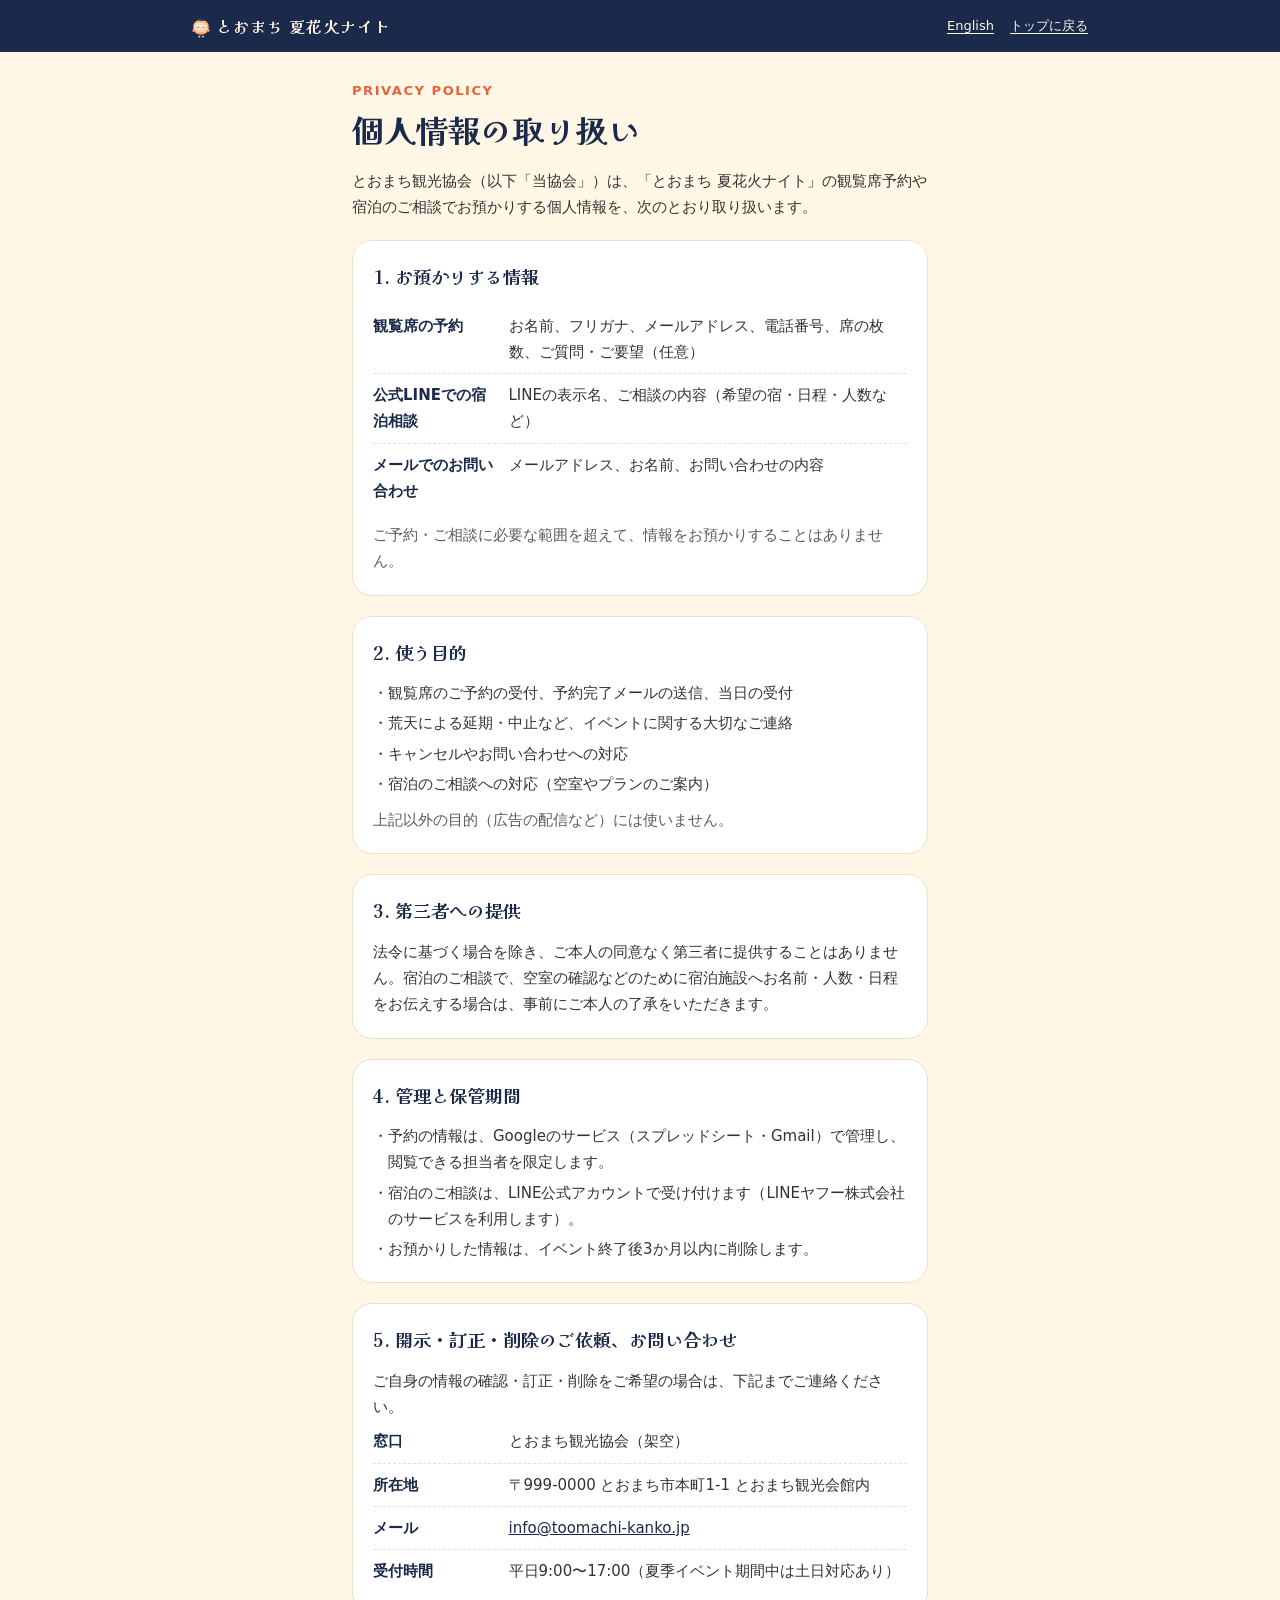
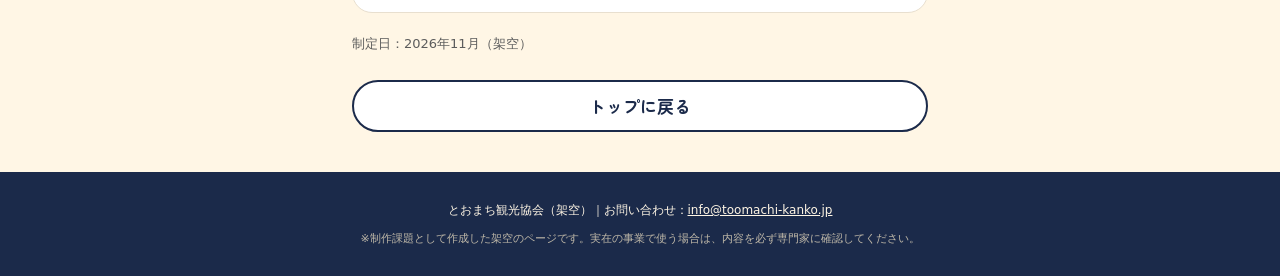
<file: privacy.html>
<!DOCTYPE html>
<html lang="ja">
<head>
<meta charset="UTF-8">
<meta name="viewport" content="width=device-width, initial-scale=1">
<title>個人情報の取り扱い｜とおまち 夏花火ナイト</title>
<meta name="description" content="とおまち 夏花火ナイト（とおまち観光協会・架空）の個人情報の取り扱いについて。">
<link rel="alternate" hreflang="ja" href="https://hitomi0521-source.github.io/toomachi-lp/privacy.html">
<link rel="alternate" hreflang="en" href="https://hitomi0521-source.github.io/toomachi-lp/en/privacy.html">
<link rel="icon" href="favicon.ico" sizes="any">
<link rel="apple-touch-icon" href="images/apple-touch-icon.png">
<link rel="preconnect" href="https://fonts.googleapis.com">
<link rel="preconnect" href="https://fonts.gstatic.com" crossorigin>
<link href="https://fonts.googleapis.com/css2?family=Kaisei+Decol:wght@700&family=Zen+Maru+Gothic:wght@700&display=swap" rel="stylesheet">
<link rel="stylesheet" href="css/reserve.css">
</head>
<body>

<header class="site-header">
  <div class="container">
    <a href="index.html" class="logo"><img src="images/tomorin-base.webp" width="347" height="480" alt="">とおまち 夏花火ナイト</a>
    <div class="header-nav">
      <a href="en/privacy.html" class="back-link" hreflang="en" lang="en">English</a>
      <a href="index.html" class="back-link">トップに戻る</a>
    </div>
  </div>
</header>

<main class="container policy-page">
  <div class="page-head">
    <p class="page-head__label">PRIVACY POLICY</p>
    <h1>個人情報の取り扱い</h1>
  </div>

  <p class="policy-page__lead">とおまち観光協会（以下「当協会」）は、「とおまち 夏花火ナイト」の観覧席予約や宿泊のご相談でお預かりする個人情報を、次のとおり取り扱います。</p>

  <section class="card">
    <h2 class="card__title">1. お預かりする情報</h2>
    <dl class="policy-list">
      <div class="summary-row"><dt>観覧席の予約</dt><dd>お名前、フリガナ、メールアドレス、電話番号、席の枚数、ご質問・ご要望（任意）</dd></div>
      <div class="summary-row"><dt>公式LINEでの宿泊相談</dt><dd>LINEの表示名、ご相談の内容（希望の宿・日程・人数など）</dd></div>
      <div class="summary-row"><dt>メールでのお問い合わせ</dt><dd>メールアドレス、お名前、お問い合わせの内容</dd></div>
    </dl>
    <p class="policy-page__note">ご予約・ご相談に必要な範囲を超えて、情報をお預かりすることはありません。</p>
  </section>

  <section class="card">
    <h2 class="card__title">2. 使う目的</h2>
    <ul class="policy">
      <li>観覧席のご予約の受付、予約完了メールの送信、当日の受付</li>
      <li>荒天による延期・中止など、イベントに関する大切なご連絡</li>
      <li>キャンセルやお問い合わせへの対応</li>
      <li>宿泊のご相談への対応（空室やプランのご案内）</li>
    </ul>
    <p class="policy-page__note">上記以外の目的（広告の配信など）には使いません。</p>
  </section>

  <section class="card">
    <h2 class="card__title">3. 第三者への提供</h2>
    <p>法令に基づく場合を除き、ご本人の同意なく第三者に提供することはありません。宿泊のご相談で、空室の確認などのために宿泊施設へお名前・人数・日程をお伝えする場合は、事前にご本人の了承をいただきます。</p>
  </section>

  <section class="card">
    <h2 class="card__title">4. 管理と保管期間</h2>
    <ul class="policy">
      <li>予約の情報は、Googleのサービス（スプレッドシート・Gmail）で管理し、閲覧できる担当者を限定します。</li>
      <li>宿泊のご相談は、LINE公式アカウントで受け付けます（LINEヤフー株式会社のサービスを利用します）。</li>
      <li>お預かりした情報は、イベント終了後3か月以内に削除します。</li>
    </ul>
  </section>

  <section class="card">
    <h2 class="card__title">5. 開示・訂正・削除のご依頼、お問い合わせ</h2>
    <p>ご自身の情報の確認・訂正・削除をご希望の場合は、下記までご連絡ください。</p>
    <dl class="policy-list">
      <div class="summary-row"><dt>窓口</dt><dd>とおまち観光協会（架空）</dd></div>
      <div class="summary-row"><dt>所在地</dt><dd>〒999-0000 とおまち市本町1-1 とおまち観光会館内</dd></div>
      <div class="summary-row"><dt>メール</dt><dd><a href="mailto:info@toomachi-kanko.jp">info@toomachi-kanko.jp</a></dd></div>
      <div class="summary-row"><dt>受付時間</dt><dd>平日9:00〜17:00（夏季イベント期間中は土日対応あり）</dd></div>
    </dl>
  </section>

  <p class="policy-page__note">制定日：2026年11月（架空）</p>
  <div class="btn-row">
    <a class="btn btn--ghost" href="index.html">トップに戻る</a>
  </div>
</main>

<footer class="site-footer">
  <p>とおまち観光協会（架空）｜お問い合わせ：<a href="mailto:info@toomachi-kanko.jp">info@toomachi-kanko.jp</a></p>
  <p class="fiction-note">※制作課題として作成した架空のページです。実在の事業で使う場合は、内容を必ず専門家に確認してください。</p>
</footer>

</body>
</html>
</file>
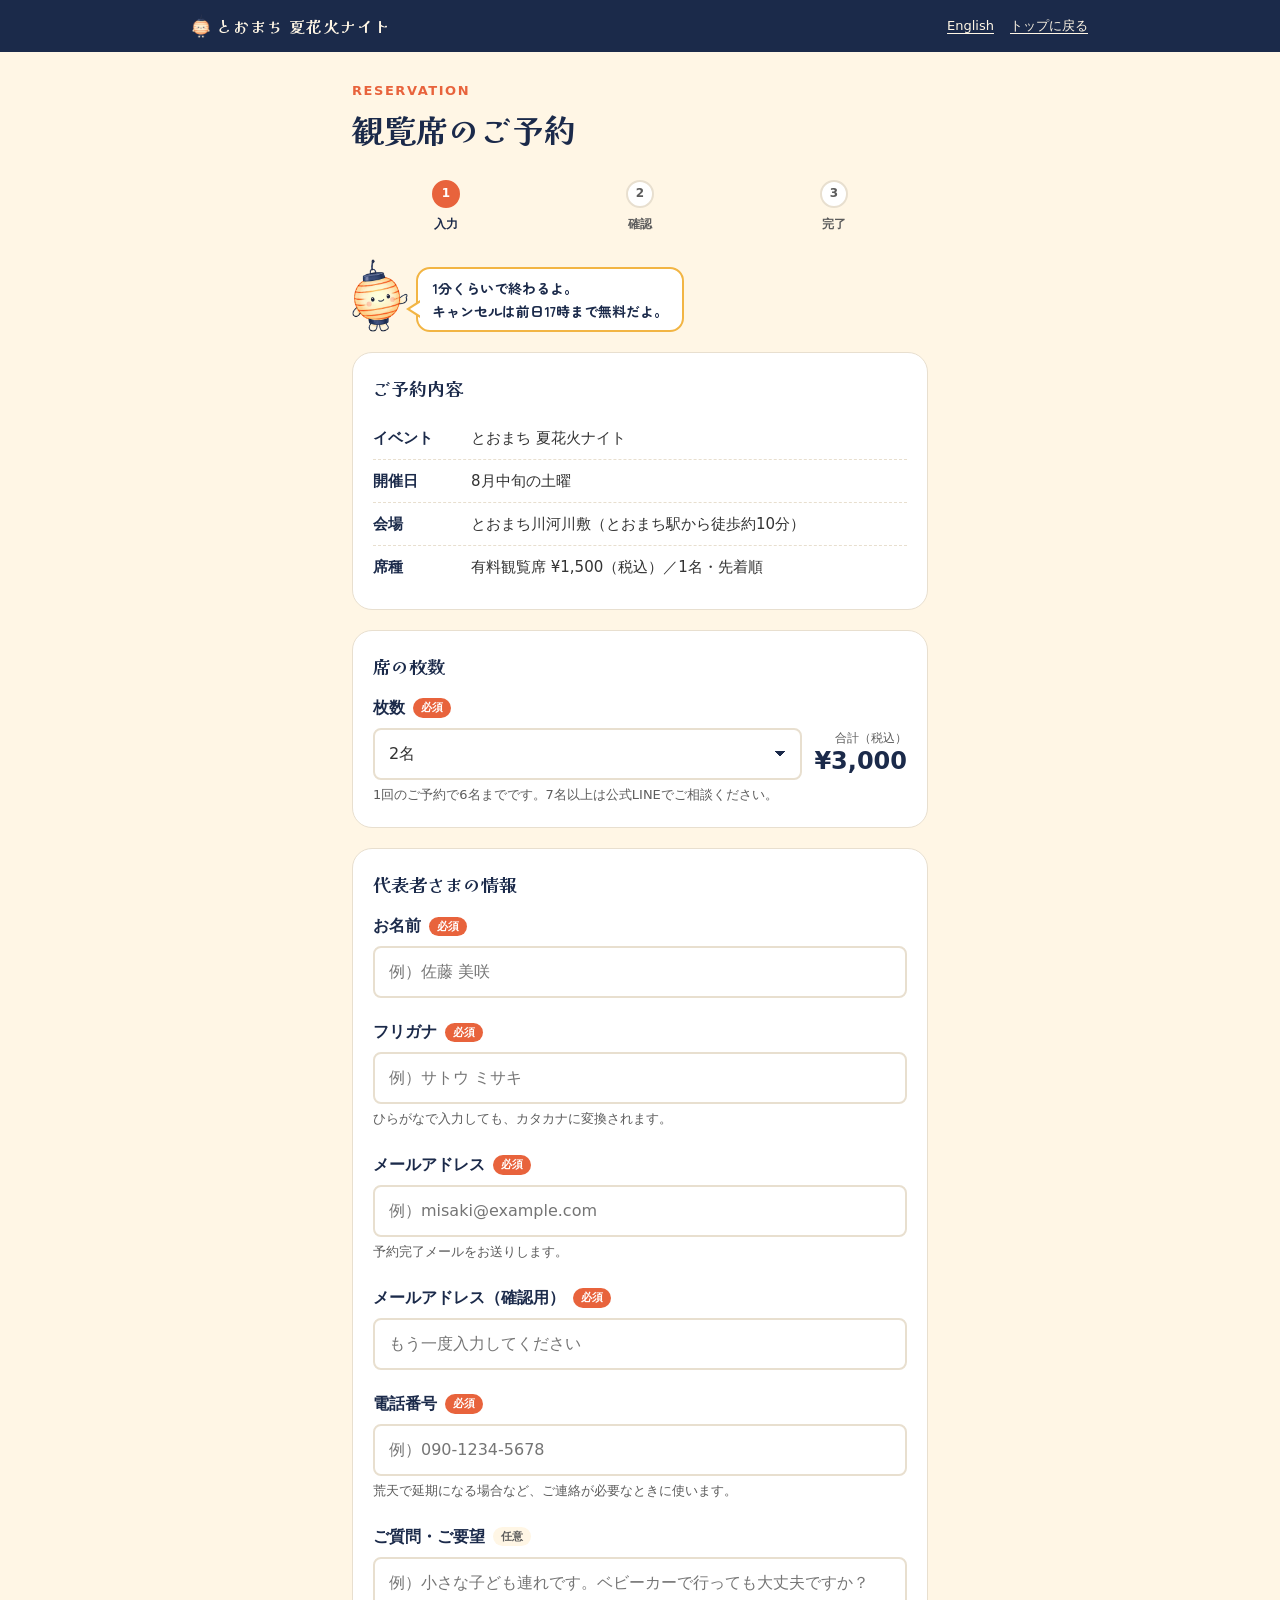
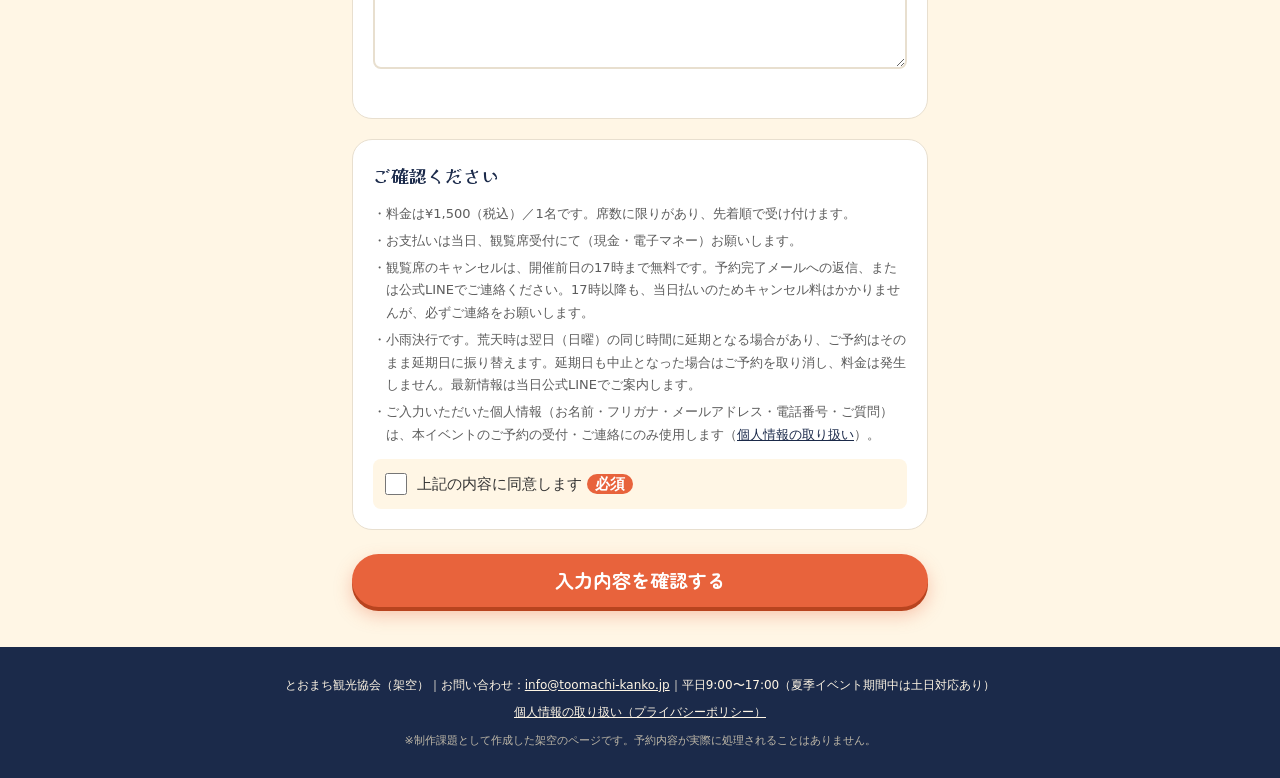
<file: reserve.html>
<!DOCTYPE html>
<html lang="ja">
<head>
<meta charset="UTF-8">
<meta name="viewport" content="width=device-width, initial-scale=1">
<title>観覧席のご予約｜とおまち 夏花火ナイト</title>
<meta name="description" content="とおまち 夏花火ナイトの有料観覧席（¥1,500／1名・税込）のご予約ページです。前日17時までキャンセル無料。">
<meta name="robots" content="noindex">
<link rel="alternate" hreflang="ja" href="https://hitomi0521-source.github.io/toomachi-lp/reserve.html">
<link rel="alternate" hreflang="en" href="https://hitomi0521-source.github.io/toomachi-lp/en/reserve.html">
<link rel="icon" href="favicon.ico" sizes="any">
<link rel="apple-touch-icon" href="images/apple-touch-icon.png">
<link rel="preconnect" href="https://fonts.googleapis.com">
<link rel="preconnect" href="https://fonts.gstatic.com" crossorigin>
<link href="https://fonts.googleapis.com/css2?family=Kaisei+Decol:wght@700&family=Zen+Maru+Gothic:wght@700&display=swap" rel="stylesheet">
<link rel="stylesheet" href="css/reserve.css">
<script src="js/reserve.js" defer></script>
</head>
<body>

<svg class="svg-sprite" width="0" height="0" aria-hidden="true">
  <defs>
    <symbol id="icon-line" viewBox="0 0 24 24">
      <rect width="24" height="24" rx="6" fill="#06C755"/>
      <path d="M12 5.5c-4.1 0-7.3 2.6-7.3 5.8 0 2.9 2.5 5.3 6 5.7l-.4 2.1c-.1.4.3.7.6.5l3.3-2.6c3-.6 5.1-2.9 5.1-5.7 0-3.2-3.2-5.8-7.3-5.8z" fill="#fff"/>
    </symbol>
  </defs>
</svg>

<header class="site-header">
  <div class="container">
    <a href="index.html" class="logo"><img src="images/tomorin-base.webp" width="347" height="480" alt="">とおまち 夏花火ナイト</a>
    <div class="header-nav">
      <a href="en/reserve.html" class="back-link" hreflang="en" lang="en">English</a>
      <a href="index.html" class="back-link">トップに戻る</a>
    </div>
  </div>
</header>

<main class="container">
  <div class="page-head">
    <p class="page-head__label">RESERVATION</p>
    <h1 id="page-title">観覧席のご予約</h1>
  </div>

  <ol class="steps" aria-label="予約の手順">
    <li data-step="input" aria-current="step">入力</li>
    <li data-step="confirm">確認</li>
    <li data-step="done">完了</li>
  </ol>

  <!-- 満席・受付終了のお知らせ（GASの残席がゼロのとき表示） -->
  <div class="notice" id="soldout-notice" role="status" hidden>
    <strong>有料観覧席は、予定数に達したため受付を終了しました。</strong><br>
    観覧エリアは予約なし・入場無料でご覧いただけます。宿泊のご相談は公式LINEで受け付けています。
  </div>

  <!-- ============ STEP 1：入力 ============ -->
  <section id="step-input" aria-labelledby="page-title">
    <div class="tomorin">
      <img src="images/tomorin-guide.webp" width="365" height="480" alt="">
      <p class="tomorin__bubble">1分くらいで終わるよ。<br>キャンセルは前日17時まで無料だよ。</p>
    </div>

    <div class="card">
      <h2 class="card__title">ご予約内容</h2>
      <dl>
        <div class="summary-row"><dt>イベント</dt><dd>とおまち 夏花火ナイト</dd></div>
        <div class="summary-row"><dt>開催日</dt><dd>8月中旬の土曜</dd></div>
        <div class="summary-row"><dt>会場</dt><dd>とおまち川河川敷（とおまち駅から徒歩約10分）</dd></div>
        <div class="summary-row"><dt>席種</dt><dd>有料観覧席 ¥1,500（税込）／1名・先着順</dd></div>
      </dl>
    </div>

    <div class="alert" id="error-summary" tabindex="-1" role="alert" hidden></div>

    <form id="reserve-form" novalidate>
      <div class="card">
        <h2 class="card__title">席の枚数</h2>
        <div class="field">
          <label class="field__label" for="seats">枚数 <span class="req">必須</span></label>
          <div class="seats">
            <select class="select" id="seats" name="seats" aria-describedby="seats-hint seats-error">
              <option value="1">1名</option>
              <option value="2" selected>2名</option>
              <option value="3">3名</option>
              <option value="4">4名</option>
              <option value="5">5名</option>
              <option value="6">6名</option>
            </select>
            <p class="total" aria-live="polite">
              <small>合計（税込）</small>
              <strong id="total-price">¥3,000</strong>
            </p>
          </div>
          <p class="field__hint" id="seats-hint">1回のご予約で6名までです。7名以上は公式LINEでご相談ください。</p>
          <p class="field__error" id="seats-error"></p>
        </div>
      </div>

      <div class="card">
        <h2 class="card__title">代表者さまの情報</h2>

        <div class="field">
          <label class="field__label" for="name">お名前 <span class="req">必須</span></label>
          <input class="input" id="name" name="name" type="text" autocomplete="name" placeholder="例）佐藤 美咲" maxlength="50" aria-describedby="name-error">
          <p class="field__error" id="name-error"></p>
        </div>

        <div class="field">
          <label class="field__label" for="kana">フリガナ <span class="req">必須</span></label>
          <input class="input" id="kana" name="kana" type="text" autocomplete="off" placeholder="例）サトウ ミサキ" maxlength="50" aria-describedby="kana-hint kana-error">
          <p class="field__hint" id="kana-hint">ひらがなで入力しても、カタカナに変換されます。</p>
          <p class="field__error" id="kana-error"></p>
        </div>

        <div class="field">
          <label class="field__label" for="email">メールアドレス <span class="req">必須</span></label>
          <input class="input" id="email" name="email" type="email" inputmode="email" autocomplete="email" placeholder="例）misaki@example.com" maxlength="254" aria-describedby="email-hint email-error">
          <p class="field__hint" id="email-hint">予約完了メールをお送りします。</p>
          <p class="field__error" id="email-error"></p>
        </div>

        <div class="field">
          <label class="field__label" for="email2">メールアドレス（確認用） <span class="req">必須</span></label>
          <input class="input" id="email2" name="email2" type="email" inputmode="email" autocomplete="off" placeholder="もう一度入力してください" maxlength="254" aria-describedby="email2-error">
          <p class="field__error" id="email2-error"></p>
        </div>

        <div class="field">
          <label class="field__label" for="tel">電話番号 <span class="req">必須</span></label>
          <input class="input" id="tel" name="tel" type="tel" inputmode="tel" autocomplete="tel" placeholder="例）090-1234-5678" maxlength="20" aria-describedby="tel-hint tel-error">
          <p class="field__hint" id="tel-hint">荒天で延期になる場合など、ご連絡が必要なときに使います。</p>
          <p class="field__error" id="tel-error"></p>
        </div>

        <div class="field">
          <label class="field__label" for="note">ご質問・ご要望 <span class="opt">任意</span></label>
          <textarea class="textarea" id="note" name="note" maxlength="500" placeholder="例）小さな子ども連れです。ベビーカーで行っても大丈夫ですか？" aria-describedby="note-error"></textarea>
          <p class="field__error" id="note-error"></p>
        </div>

        <!-- 迷惑送信対策：人には見えない欄。入力があれば送信しない -->
        <div class="hp" aria-hidden="true">
          <label for="website">ウェブサイト</label>
          <input id="website" name="website" type="text" tabindex="-1" autocomplete="off">
        </div>
      </div>

      <div class="card">
        <h2 class="card__title">ご確認ください</h2>
        <ul class="policy">
          <li>料金は¥1,500（税込）／1名です。席数に限りがあり、先着順で受け付けます。</li>
          <li>お支払いは当日、観覧席受付にて（現金・電子マネー）お願いします。</li>
          <li>観覧席のキャンセルは、開催前日の17時まで無料です。予約完了メールへの返信、または公式LINEでご連絡ください。17時以降も、当日払いのためキャンセル料はかかりませんが、必ずご連絡をお願いします。</li>
          <li>小雨決行です。荒天時は翌日（日曜）の同じ時間に延期となる場合があり、ご予約はそのまま延期日に振り替えます。延期日も中止となった場合はご予約を取り消し、料金は発生しません。最新情報は当日公式LINEでご案内します。</li>
          <li>ご入力いただいた個人情報（お名前・フリガナ・メールアドレス・電話番号・ご質問）は、本イベントのご予約の受付・ご連絡にのみ使用します（<a href="privacy.html">個人情報の取り扱い</a>）。</li>
        </ul>
        <div class="field">
          <label class="check" for="agree">
            <input id="agree" name="agree" type="checkbox" aria-describedby="agree-error">
            <span>上記の内容に同意します <span class="req">必須</span></span>
          </label>
          <p class="field__error" id="agree-error"></p>
        </div>
      </div>

      <div class="btn-row">
        <button class="btn btn--seat" type="submit" id="to-confirm">入力内容を確認する</button>
      </div>
    </form>
  </section>

  <!-- ============ STEP 2：確認 ============ -->
  <section id="step-confirm" aria-labelledby="confirm-title" hidden>
    <div class="card">
      <h2 class="card__title" id="confirm-title" tabindex="-1">この内容で予約します</h2>
      <dl class="confirm-list" id="confirm-list"></dl>
      <p class="confirm-total"><span>合計（税込）</span><strong id="confirm-total"></strong></p>
    </div>

    <div class="alert" id="send-error" tabindex="-1" role="alert" hidden></div>

    <div class="btn-row btn-row--2">
      <button class="btn btn--ghost" type="button" id="back-to-input">修正する</button>
      <button class="btn btn--seat" type="button" id="submit-btn">
        <span class="btn__label">席を予約する</span>
      </button>
    </div>
    <p class="btn-note">※前日17時までキャンセル無料・先着順</p>
  </section>

  <!-- ============ STEP 3：完了 ============ -->
  <section id="step-done" aria-labelledby="done-title" hidden>
    <div class="card done">
      <img class="done__tomorin" src="images/tomorin-smile.webp" width="337" height="480" alt="">
      <h2 id="done-title" tabindex="-1">ご予約ありがとう<br>ございます。<br>当日、待ってるね。</h2>
      <p class="done__id">予約番号<strong id="done-id"></strong></p>
      <p><span id="done-email"></span> に、予約完了メールをお送りしました。</p>
      <p class="field__hint">メールが届かない場合は、迷惑メールフォルダもご確認ください。</p>

      <div class="next-stay card">
        <h3 class="card__title">泊まって、夜もゆっくりしませんか？</h3>
        <p class="field__hint next-stay__text">町の宿は数に限りがあります。気になる宿があれば、公式LINEで空室・プランをご案内します。</p>
        <a class="btn btn--line" data-line href="#">
          <svg width="22" height="22" aria-hidden="true"><use href="#icon-line"/></svg>
          LINEで宿を相談する
        </a>
      </div>

      <div class="btn-row">
        <a class="btn btn--ghost" href="index.html">トップに戻る</a>
      </div>
    </div>
  </section>
</main>

<footer class="site-footer">
  <p>とおまち観光協会（架空）｜お問い合わせ：<a href="mailto:info@toomachi-kanko.jp">info@toomachi-kanko.jp</a>｜平日9:00〜17:00（夏季イベント期間中は土日対応あり）</p>
  <p class="footer-links"><a href="privacy.html">個人情報の取り扱い（プライバシーポリシー）</a></p>
  <p class="fiction-note">※制作課題として作成した架空のページです。予約内容が実際に処理されることはありません。</p>
</footer>

</body>
</html>
</file>
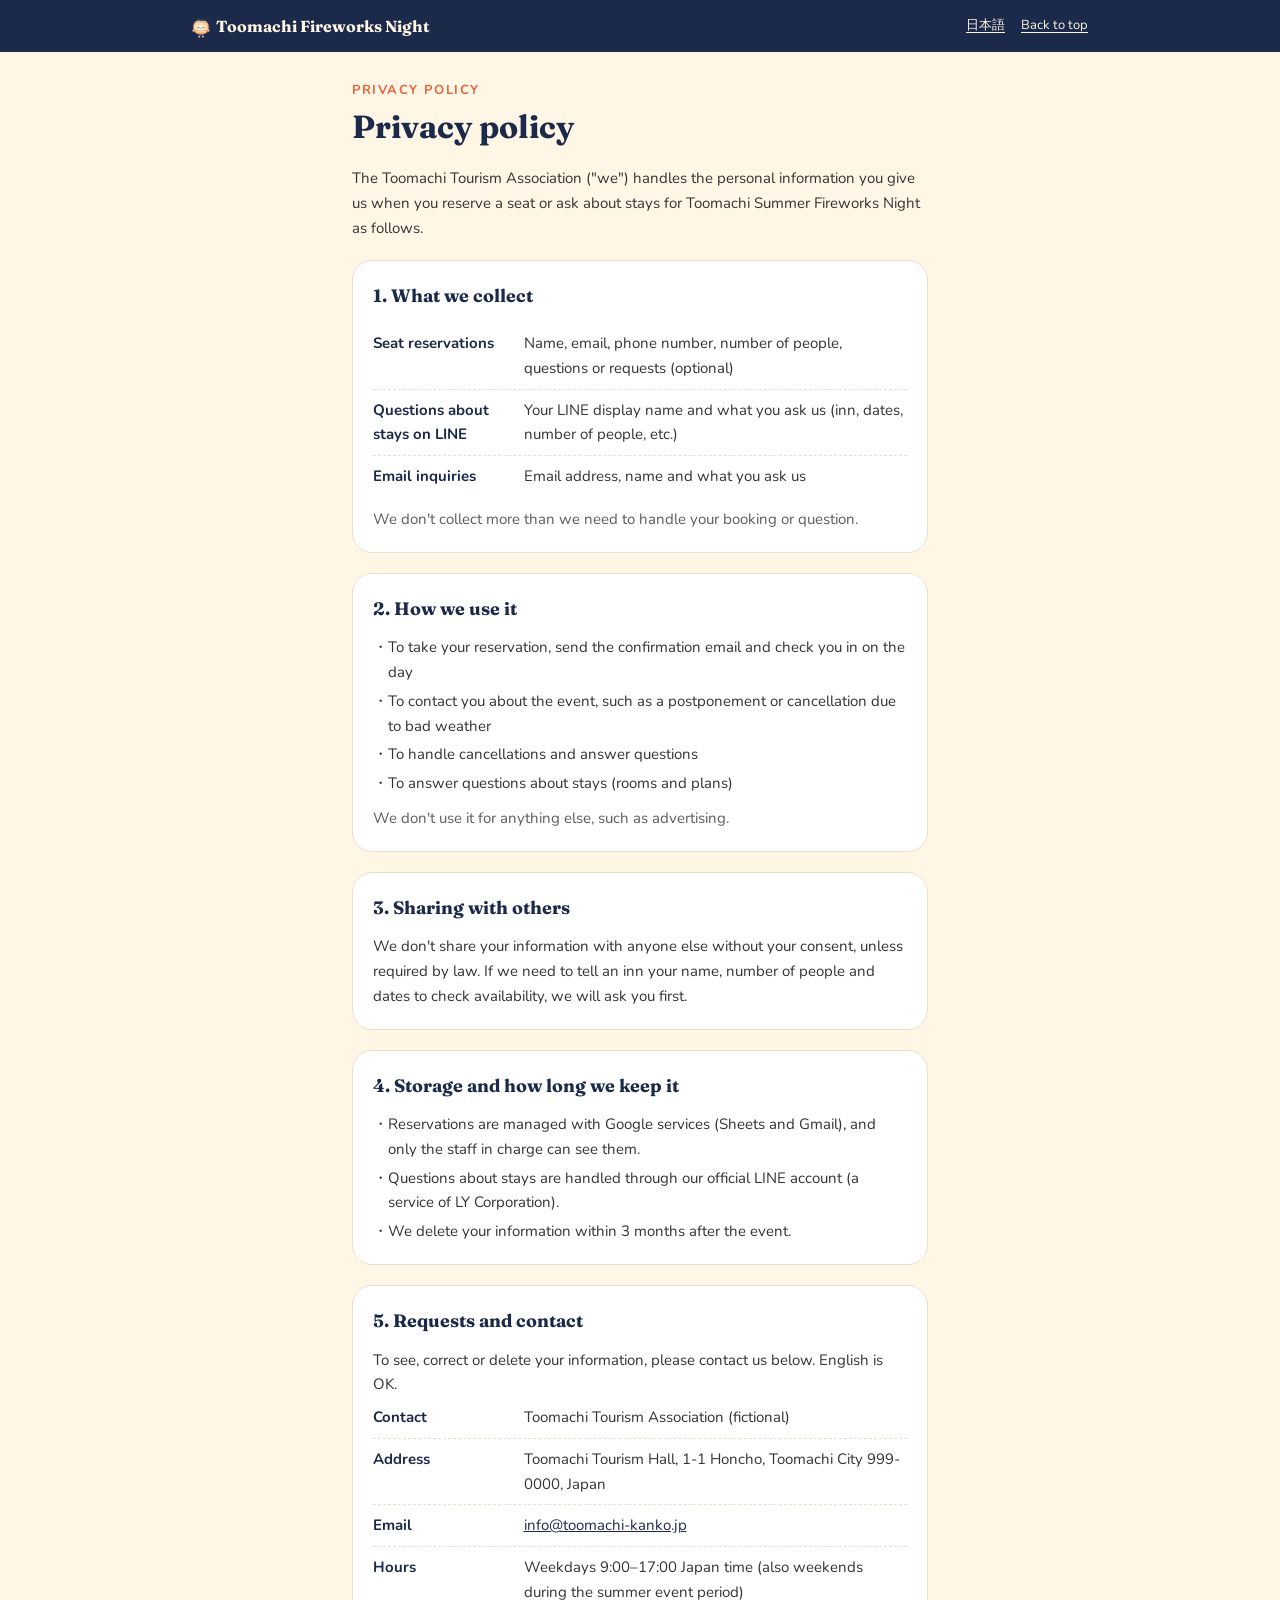
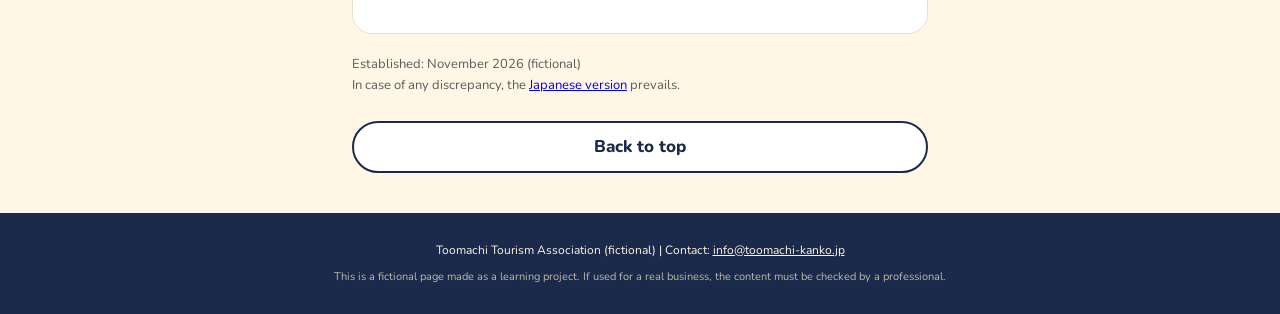
<file: en/privacy.html>
<!DOCTYPE html>
<html lang="en">
<head>
<meta charset="UTF-8">
<meta name="viewport" content="width=device-width, initial-scale=1">
<title>Privacy Policy | Toomachi Summer Fireworks Night</title>
<meta name="description" content="How the Toomachi Tourism Association (fictional) handles personal information for Toomachi Summer Fireworks Night.">
<link rel="alternate" hreflang="ja" href="https://hitomi0521-source.github.io/toomachi-lp/privacy.html">
<link rel="alternate" hreflang="en" href="https://hitomi0521-source.github.io/toomachi-lp/en/privacy.html">
<link rel="icon" href="../favicon.ico" sizes="any">
<link rel="apple-touch-icon" href="../images/apple-touch-icon.png">
<link rel="preconnect" href="https://fonts.googleapis.com">
<link rel="preconnect" href="https://fonts.gstatic.com" crossorigin>
<link href="https://fonts.googleapis.com/css2?family=Fraunces:opsz,wght@9..144,600;9..144,700&family=Nunito:wght@400;700;800&display=swap" rel="stylesheet">
<link rel="stylesheet" href="../css/reserve.css">
<link rel="stylesheet" href="../css/reserve-en.css">
</head>
<body>

<header class="site-header">
  <div class="container">
    <a href="./" class="logo"><img src="../images/tomorin-base.webp" width="347" height="480" alt="">Toomachi Fireworks Night</a>
    <div class="header-nav">
      <a href="../privacy.html" class="back-link" hreflang="ja" lang="ja">日本語</a>
      <a href="./" class="back-link">Back to top</a>
    </div>
  </div>
</header>

<main class="container policy-page">
  <div class="page-head">
    <p class="page-head__label">PRIVACY POLICY</p>
    <h1>Privacy policy</h1>
  </div>

  <p class="policy-page__lead">The Toomachi Tourism Association ("we") handles the personal information you give us when you reserve a seat or ask about stays for Toomachi Summer Fireworks Night as follows.</p>

  <section class="card">
    <h2 class="card__title">1. What we collect</h2>
    <dl class="policy-list">
      <div class="summary-row"><dt>Seat reservations</dt><dd>Name, email, phone number, number of people, questions or requests (optional)</dd></div>
      <div class="summary-row"><dt>Questions about stays on LINE</dt><dd>Your LINE display name and what you ask us (inn, dates, number of people, etc.)</dd></div>
      <div class="summary-row"><dt>Email inquiries</dt><dd>Email address, name and what you ask us</dd></div>
    </dl>
    <p class="policy-page__note">We don't collect more than we need to handle your booking or question.</p>
  </section>

  <section class="card">
    <h2 class="card__title">2. How we use it</h2>
    <ul class="policy">
      <li>To take your reservation, send the confirmation email and check you in on the day</li>
      <li>To contact you about the event, such as a postponement or cancellation due to bad weather</li>
      <li>To handle cancellations and answer questions</li>
      <li>To answer questions about stays (rooms and plans)</li>
    </ul>
    <p class="policy-page__note">We don't use it for anything else, such as advertising.</p>
  </section>

  <section class="card">
    <h2 class="card__title">3. Sharing with others</h2>
    <p>We don't share your information with anyone else without your consent, unless required by law. If we need to tell an inn your name, number of people and dates to check availability, we will ask you first.</p>
  </section>

  <section class="card">
    <h2 class="card__title">4. Storage and how long we keep it</h2>
    <ul class="policy">
      <li>Reservations are managed with Google services (Sheets and Gmail), and only the staff in charge can see them.</li>
      <li>Questions about stays are handled through our official LINE account (a service of LY Corporation).</li>
      <li>We delete your information within 3 months after the event.</li>
    </ul>
  </section>

  <section class="card">
    <h2 class="card__title">5. Requests and contact</h2>
    <p>To see, correct or delete your information, please contact us below. English is OK.</p>
    <dl class="policy-list">
      <div class="summary-row"><dt>Contact</dt><dd>Toomachi Tourism Association (fictional)</dd></div>
      <div class="summary-row"><dt>Address</dt><dd>Toomachi Tourism Hall, 1-1 Honcho, Toomachi City 999-0000, Japan</dd></div>
      <div class="summary-row"><dt>Email</dt><dd><a href="mailto:info@toomachi-kanko.jp">info@toomachi-kanko.jp</a></dd></div>
      <div class="summary-row"><dt>Hours</dt><dd>Weekdays 9:00–17:00 Japan time (also weekends during the summer event period)</dd></div>
    </dl>
  </section>

  <p class="policy-page__note">Established: November 2026 (fictional)<br>In case of any discrepancy, the <a href="../privacy.html" hreflang="ja">Japanese version</a> prevails.</p>
  <div class="btn-row">
    <a class="btn btn--ghost" href="./">Back to top</a>
  </div>
</main>

<footer class="site-footer">
  <p>Toomachi Tourism Association (fictional) | Contact: <a href="mailto:info@toomachi-kanko.jp">info@toomachi-kanko.jp</a></p>
  <p class="fiction-note">This is a fictional page made as a learning project. If used for a real business, the content must be checked by a professional.</p>
</footer>

</body>
</html>
</file>
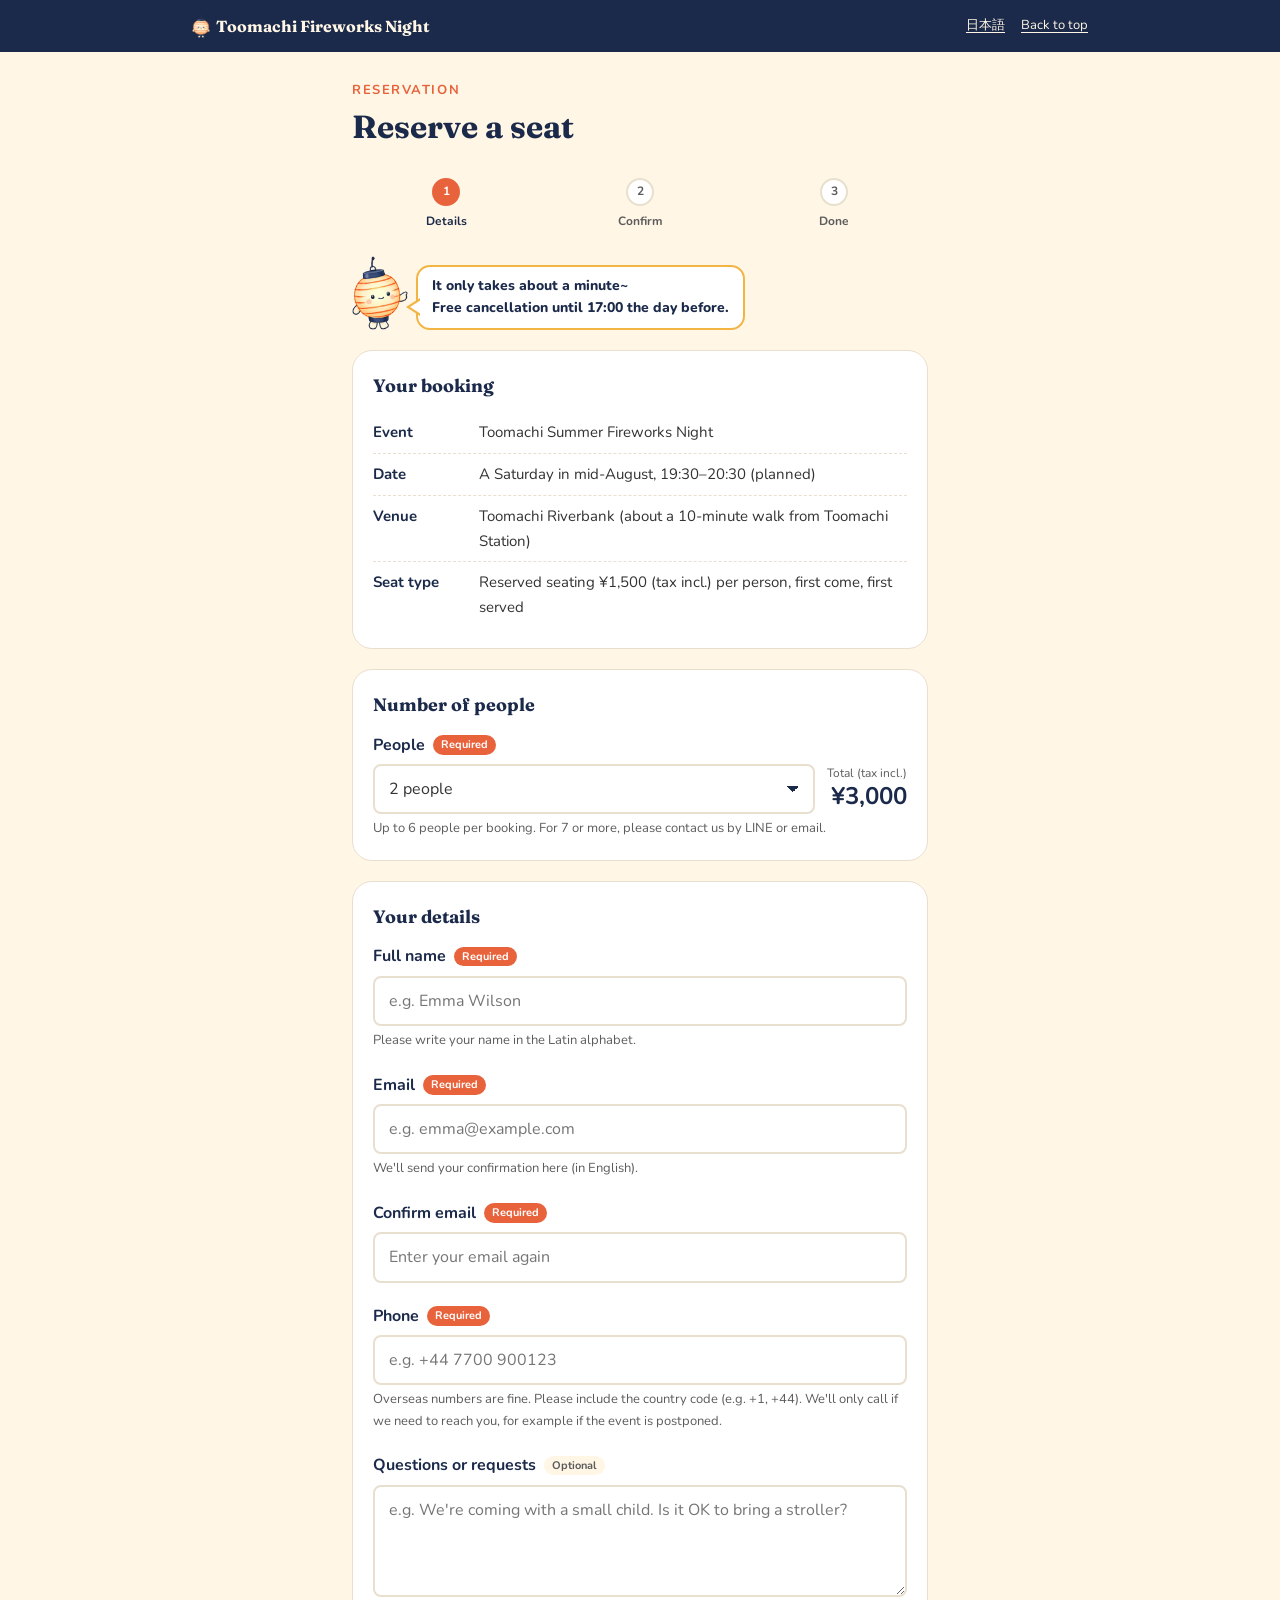
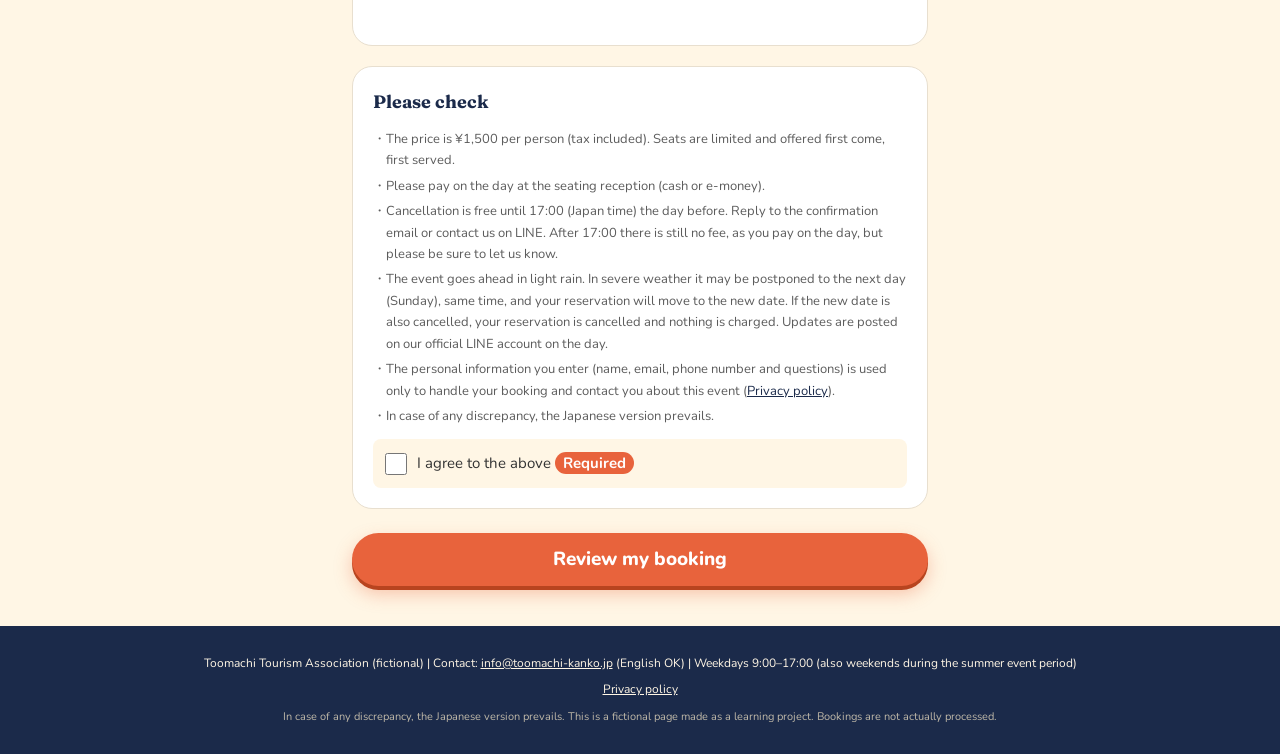
<file: en/reserve.html>
<!DOCTYPE html>
<html lang="en">
<head>
<meta charset="UTF-8">
<meta name="viewport" content="width=device-width, initial-scale=1">
<title>Reserve a Seat | Toomachi Summer Fireworks Night</title>
<meta name="description" content="Reserve a seat for Toomachi Summer Fireworks Night (¥1,500 per person, tax included). Free cancellation until 17:00 the day before.">
<meta name="robots" content="noindex">
<link rel="alternate" hreflang="ja" href="https://hitomi0521-source.github.io/toomachi-lp/reserve.html">
<link rel="alternate" hreflang="en" href="https://hitomi0521-source.github.io/toomachi-lp/en/reserve.html">
<link rel="icon" href="../favicon.ico" sizes="any">
<link rel="apple-touch-icon" href="../images/apple-touch-icon.png">
<link rel="preconnect" href="https://fonts.googleapis.com">
<link rel="preconnect" href="https://fonts.gstatic.com" crossorigin>
<link href="https://fonts.googleapis.com/css2?family=Fraunces:opsz,wght@9..144,600;9..144,700&family=Nunito:wght@400;700;800&display=swap" rel="stylesheet">
<link rel="stylesheet" href="../css/reserve.css">
<link rel="stylesheet" href="../css/reserve-en.css">
<script src="../js/reserve-en.js" defer></script>
</head>
<body>

<svg class="svg-sprite" width="0" height="0" aria-hidden="true">
  <defs>
    <symbol id="icon-line" viewBox="0 0 24 24">
      <rect width="24" height="24" rx="6" fill="#06C755"/>
      <path d="M12 5.5c-4.1 0-7.3 2.6-7.3 5.8 0 2.9 2.5 5.3 6 5.7l-.4 2.1c-.1.4.3.7.6.5l3.3-2.6c3-.6 5.1-2.9 5.1-5.7 0-3.2-3.2-5.8-7.3-5.8z" fill="#fff"/>
    </symbol>
  </defs>
</svg>

<header class="site-header">
  <div class="container">
    <a href="./" class="logo"><img src="../images/tomorin-base.webp" width="347" height="480" alt="">Toomachi Fireworks Night</a>
    <div class="header-nav">
      <a href="../reserve.html" class="back-link" hreflang="ja" lang="ja">日本語</a>
      <a href="./" class="back-link">Back to top</a>
    </div>
  </div>
</header>

<main class="container">
  <div class="page-head">
    <p class="page-head__label">RESERVATION</p>
    <h1 id="page-title">Reserve a seat</h1>
  </div>

  <ol class="steps" aria-label="Booking steps">
    <li data-step="input" aria-current="step">Details</li>
    <li data-step="confirm">Confirm</li>
    <li data-step="done">Done</li>
  </ol>

  <!-- 満席・受付終了のお知らせ -->
  <div class="notice" id="soldout-notice" role="status" hidden>
    <strong>Reserved seats are now fully booked.</strong><br>
    You can still watch from the free area without booking. For questions about stays, contact us on LINE or by email.
  </div>

  <!-- ============ STEP 1 ============ -->
  <section id="step-input" aria-labelledby="page-title">
    <div class="tomorin">
      <img src="../images/tomorin-guide.webp" width="365" height="480" alt="">
      <p class="tomorin__bubble">It only takes about a minute~<br>Free cancellation until 17:00 the day before.</p>
    </div>

    <div class="card">
      <h2 class="card__title">Your booking</h2>
      <dl>
        <div class="summary-row"><dt>Event</dt><dd>Toomachi Summer Fireworks Night</dd></div>
        <div class="summary-row"><dt>Date</dt><dd>A Saturday in mid-August, 19:30–20:30 (planned)</dd></div>
        <div class="summary-row"><dt>Venue</dt><dd>Toomachi Riverbank (about a 10-minute walk from Toomachi Station)</dd></div>
        <div class="summary-row"><dt>Seat type</dt><dd>Reserved seating ¥1,500 (tax incl.) per person, first come, first served</dd></div>
      </dl>
    </div>

    <div class="alert" id="error-summary" tabindex="-1" role="alert" hidden></div>

    <form id="reserve-form" novalidate>
      <div class="card">
        <h2 class="card__title">Number of people</h2>
        <div class="field">
          <label class="field__label" for="seats">People <span class="req">Required</span></label>
          <div class="seats">
            <select class="select" id="seats" name="seats" aria-describedby="seats-hint seats-error">
              <option value="1">1 person</option>
              <option value="2" selected>2 people</option>
              <option value="3">3 people</option>
              <option value="4">4 people</option>
              <option value="5">5 people</option>
              <option value="6">6 people</option>
            </select>
            <p class="total" aria-live="polite">
              <small>Total (tax incl.)</small>
              <strong id="total-price">¥3,000</strong>
            </p>
          </div>
          <p class="field__hint" id="seats-hint">Up to 6 people per booking. For 7 or more, please contact us by LINE or email.</p>
          <p class="field__error" id="seats-error"></p>
        </div>
      </div>

      <div class="card">
        <h2 class="card__title">Your details</h2>

        <div class="field">
          <label class="field__label" for="name">Full name <span class="req">Required</span></label>
          <input class="input" id="name" name="name" type="text" autocomplete="name" placeholder="e.g. Emma Wilson" maxlength="50" aria-describedby="name-hint name-error">
          <p class="field__hint" id="name-hint">Please write your name in the Latin alphabet.</p>
          <p class="field__error" id="name-error"></p>
        </div>

        <div class="field">
          <label class="field__label" for="email">Email <span class="req">Required</span></label>
          <input class="input" id="email" name="email" type="email" inputmode="email" autocomplete="email" placeholder="e.g. emma@example.com" maxlength="254" aria-describedby="email-hint email-error">
          <p class="field__hint" id="email-hint">We'll send your confirmation here (in English).</p>
          <p class="field__error" id="email-error"></p>
        </div>

        <div class="field">
          <label class="field__label" for="email2">Confirm email <span class="req">Required</span></label>
          <input class="input" id="email2" name="email2" type="email" inputmode="email" autocomplete="off" placeholder="Enter your email again" maxlength="254" aria-describedby="email2-error">
          <p class="field__error" id="email2-error"></p>
        </div>

        <div class="field">
          <label class="field__label" for="tel">Phone <span class="req">Required</span></label>
          <input class="input" id="tel" name="tel" type="tel" inputmode="tel" autocomplete="tel" placeholder="e.g. +44 7700 900123" maxlength="20" aria-describedby="tel-hint tel-error">
          <p class="field__hint" id="tel-hint">Overseas numbers are fine. Please include the country code (e.g. +1, +44). We'll only call if we need to reach you, for example if the event is postponed.</p>
          <p class="field__error" id="tel-error"></p>
        </div>

        <div class="field">
          <label class="field__label" for="note">Questions or requests <span class="opt">Optional</span></label>
          <textarea class="textarea" id="note" name="note" maxlength="500" placeholder="e.g. We're coming with a small child. Is it OK to bring a stroller?" aria-describedby="note-error"></textarea>
          <p class="field__error" id="note-error"></p>
        </div>

        <!-- 迷惑送信対策：人には見えない欄 -->
        <div class="hp" aria-hidden="true">
          <label for="website">Website</label>
          <input id="website" name="website" type="text" tabindex="-1" autocomplete="off">
        </div>
      </div>

      <div class="card">
        <h2 class="card__title">Please check</h2>
        <ul class="policy">
          <li>The price is ¥1,500 per person (tax included). Seats are limited and offered first come, first served.</li>
          <li>Please pay on the day at the seating reception (cash or e-money).</li>
          <li>Cancellation is free until 17:00 (Japan time) the day before. Reply to the confirmation email or contact us on LINE. After 17:00 there is still no fee, as you pay on the day, but please be sure to let us know.</li>
          <li>The event goes ahead in light rain. In severe weather it may be postponed to the next day (Sunday), same time, and your reservation will move to the new date. If the new date is also cancelled, your reservation is cancelled and nothing is charged. Updates are posted on our official LINE account on the day.</li>
          <li>The personal information you enter (name, email, phone number and questions) is used only to handle your booking and contact you about this event (<a href="privacy.html">Privacy policy</a>).</li>
          <li>In case of any discrepancy, the Japanese version prevails.</li>
        </ul>
        <div class="field">
          <label class="check" for="agree">
            <input id="agree" name="agree" type="checkbox" aria-describedby="agree-error">
            <span>I agree to the above <span class="req">Required</span></span>
          </label>
          <p class="field__error" id="agree-error"></p>
        </div>
      </div>

      <div class="btn-row">
        <button class="btn btn--seat" type="submit" id="to-confirm">Review my booking</button>
      </div>
    </form>
  </section>

  <!-- ============ STEP 2 ============ -->
  <section id="step-confirm" aria-labelledby="confirm-title" hidden>
    <div class="card">
      <h2 class="card__title" id="confirm-title" tabindex="-1">Please confirm your booking</h2>
      <dl class="confirm-list" id="confirm-list"></dl>
      <p class="confirm-total"><span>Total (tax incl.)</span><strong id="confirm-total"></strong></p>
    </div>

    <div class="alert" id="send-error" tabindex="-1" role="alert" hidden></div>

    <div class="btn-row btn-row--2">
      <button class="btn btn--ghost" type="button" id="back-to-input">Edit</button>
      <button class="btn btn--seat" type="button" id="submit-btn">
        <span class="btn__label">Reserve my seats</span>
      </button>
    </div>
    <p class="btn-note">Free cancellation until 17:00 the day before · First come, first served</p>
  </section>

  <!-- ============ STEP 3 ============ -->
  <section id="step-done" aria-labelledby="done-title" hidden>
    <div class="card done">
      <img class="done__tomorin" src="../images/tomorin-smile.webp" width="337" height="480" alt="">
      <h2 id="done-title" tabindex="-1">Thank you for booking!<br>See you on the night~</h2>
      <p class="done__id">Reservation No.<strong id="done-id"></strong></p>
      <p>We've sent a confirmation email to <span id="done-email"></span>.</p>
      <p class="field__hint">If you can't find it, please check your spam folder.</p>

      <div class="next-stay card">
        <h3 class="card__title">Why not stay the night?</h3>
        <p class="field__hint next-stay__text">There are only a few inns in town. Tell us which one you like, and we'll let you know about rooms and plans. English is OK, by LINE or email (<a href="mailto:info@toomachi-kanko.jp">info@toomachi-kanko.jp</a>).</p>
        <a class="btn btn--line" data-line href="#">
          <svg width="22" height="22" aria-hidden="true"><use href="#icon-line"/></svg>
          Ask about stays on LINE
        </a>
      </div>

      <div class="btn-row">
        <a class="btn btn--ghost" href="./">Back to top</a>
      </div>
    </div>
  </section>
</main>

<footer class="site-footer">
  <p>Toomachi Tourism Association (fictional) | Contact: <a href="mailto:info@toomachi-kanko.jp">info@toomachi-kanko.jp</a> (English OK) | Weekdays 9:00–17:00 (also weekends during the summer event period)</p>
  <p class="footer-links"><a href="privacy.html">Privacy policy</a></p>
  <p class="fiction-note">In case of any discrepancy, the Japanese version prevails. This is a fictional page made as a learning project. Bookings are not actually processed.</p>
</footer>

</body>
</html>
</file>
<file: css/style.css>
/* とおまち 夏花火ナイト LP：スタイル（index.html） */

/* =========================================================
   1. デザインシステム
   ========================================================= */
:root {
  --color-primary: #1B2A4A;   /* 夜空の紺 */
  --color-secondary: #FFF6E5; /* 提灯の白 */
  --color-accent: #E8633C;    /* 花火・主CTA */
  --color-accent2: #F2B544;   /* 補助アクセント */
  --color-text: #333333;
  --color-line: #06C755;      /* LINE系CTAのみ */

  --color-white: #FFFFFF;
  --color-muted: #5C5C5C;
  --color-placeholder: #D9D6D0;
  --color-border: #E8DFCF;

  --font-base: system-ui, "Hiragino Sans", "Hiragino Kaku Gothic ProN", "Noto Sans JP", Meiryo, sans-serif;
  --font-heading: "Kaisei Decol", "Hiragino Mincho ProN", "Yu Mincho", serif; /* 見出し：レトロ・懐かしさ */
  --font-round: "Zen Maru Gothic", var(--font-base);                         /* 吹き出し・ボタン：やわらかさ */
  --radius-s: 8px;
  --radius-m: 14px;
  --radius-l: 20px;
  --space-section: 64px;
  --gutter: 20px;
  --content-max: 960px;
  --bar-height: 72px;
}

*, *::before, *::after { box-sizing: border-box; }
html { scroll-behavior: smooth; -webkit-text-size-adjust: 100%; }
@media (prefers-reduced-motion: reduce) {
  html { scroll-behavior: auto; }
  *, *::before, *::after { transition: none !important; animation: none !important; }
}
body {
  margin: 0;
  font-family: var(--font-base);
  font-size: 16px;
  line-height: 1.75;
  color: var(--color-text);
  background: var(--color-secondary);
  padding-bottom: var(--bar-height); /* 追従バー分の余白 */
}
img, svg { display: block; max-width: 100%; }
a { color: inherit; }
h1, h2, h3, p, ul, ol, dl, dd, figure, blockquote { margin: 0; }
ul, ol { padding: 0; list-style: none; }

.container {
  width: 100%;
  max-width: var(--content-max);
  margin: 0 auto;
  padding: 0 var(--gutter);
}
.section { padding: var(--space-section) 0; }
.section--navy { background: var(--color-primary); color: var(--color-secondary); }
.section--white { background: var(--color-white); }

.section-label {
  display: inline-block;
  font-size: 0.8125rem;
  font-weight: 700;
  letter-spacing: 0.12em;
  color: var(--color-accent);
  margin-bottom: 8px;
}
.section--navy .section-label { color: var(--color-accent2); }
.section-title {
  font-size: 1.375rem;
  line-height: 1.5;
  font-weight: 700;
  color: var(--color-primary);
  margin-bottom: 24px;
}
.section--navy .section-title { color: var(--color-secondary); }

.visually-hidden {
  position: absolute !important;
  width: 1px; height: 1px;
  overflow: hidden; clip: rect(0 0 0 0);
  white-space: nowrap;
}

/* フォント（A案） */
.fv__name, .fv__title, .section-title { font-family: var(--font-heading); font-weight: 700; }
.btn, .tomorin__bubble, .fv__sub, .badge, .plan__tag { font-family: var(--font-round); font-weight: 700; }

/* 写真（.ph の比率指定をそのまま使い、はみ出しはトリミング） */
img.ph {
  display: block;
  width: 100%;
  height: auto;
  padding: 0;
  object-fit: cover;
}

/* 画像プレースホルダー */
.ph {
  background: var(--color-placeholder);
  color: #4A4A4A;
  display: flex;
  align-items: center;
  justify-content: center;
  text-align: center;
  font-size: 0.75rem;
  line-height: 1.5;
  padding: 8px;
  border-radius: var(--radius-s);
  aspect-ratio: 4 / 3;
}

/* =========================================================
   2. ボタン（P2）
   ========================================================= */
.btn {
  display: flex;
  align-items: center;
  justify-content: center;
  gap: 8px;
  width: 100%;
  min-height: 48px;
  padding: 12px 20px;
  border-radius: 999px;
  font-family: inherit;
  font-weight: 700;
  line-height: 1.3;
  text-decoration: none;
  cursor: pointer;
  border: 2px solid transparent;
  transition: transform 0.12s ease, box-shadow 0.12s ease, background-color 0.2s ease;
  -webkit-tap-highlight-color: transparent;
}
/* PC（マウス操作）：ホバーで少し浮く */
@media (hover: hover) {
  .btn:hover { transform: translateY(-2px); }
  .btn--seat:hover { background: #EF7350; box-shadow: 0 6px 0 #B8441F, 0 12px 22px rgba(232, 99, 60, 0.4); }
}
.btn:active { transform: scale(0.97); }
.btn:focus-visible { outline: 3px solid var(--color-accent2); outline-offset: 3px; }

/* 主CTA：観覧席 */
.btn--seat {
  background: var(--color-accent);
  color: var(--color-white);
  font-size: 1.1875rem; /* 19px bold：白文字×アクセント色を大きい文字として扱う */
  box-shadow: 0 4px 0 #B8441F, 0 8px 18px rgba(232, 99, 60, 0.35);
}
.btn--seat:active { box-shadow: 0 2px 0 #B8441F, 0 4px 10px rgba(232, 99, 60, 0.3); }

/* 副CTA：LINE（FV／STAY／最終CTAで共通の見た目） */
.btn--line {
  background: var(--color-white);
  color: var(--color-primary);
  border-color: var(--color-line);
  font-size: 1rem;
}
.btn--line:hover { background: #F2FCF6; }
.btn--line .line-icon { flex-shrink: 0; }

.btn-note {
  font-size: 0.75rem;
  line-height: 1.6;
  color: var(--color-muted);
  margin-top: 8px;
  text-align: center;
}
.section--navy .btn-note { color: #D8D2C4; }
.cta-group { display: grid; gap: 20px; }

/* =========================================================
   3. マスコット吹き出し（ともりん）
   ========================================================= */
.tomorin {
  display: flex;
  align-items: flex-end;
  gap: 8px;
}
.tomorin__icon { width: 56px; height: auto; flex-shrink: 0; }
.tomorin__bubble {
  position: relative;
  background: var(--color-white);
  color: var(--color-primary);
  border: 2px solid var(--color-accent2);
  border-radius: var(--radius-m);
  padding: 8px 14px;
  font-size: 0.875rem;
  font-weight: 700;
  line-height: 1.6;
}
/* 吹き出しの三角：枠線色の三角（外）＋白い三角（内）を重ね、枠線を三角の先まで1本につなげる
   外：先端 -12px／根元は枠線に2px食い込む　内：枠線の太さ2px分だけ内側にずらし、根元で枠線を隠す */
.tomorin__bubble::before,
.tomorin__bubble::after {
  content: "";
  position: absolute;
  width: 0; height: 0;
  border-style: solid;
  border-color: transparent;
}
.tomorin__bubble::before { left: -12px; bottom: 12px; border-width: 9px 14px 9px 0; border-right-color: var(--color-accent2); }
.tomorin__bubble::after  { left: -8px;  bottom: 14px; border-width: 7px 11px 7px 0; border-right-color: var(--color-white); }
.tomorin--right { flex-direction: row-reverse; }
.tomorin--right .tomorin__bubble::before { left: auto; right: -12px; border-width: 9px 0 9px 14px; border-color: transparent; border-left-color: var(--color-accent2); }
.tomorin--right .tomorin__bubble::after  { left: auto; right: -8px;  border-width: 7px 0 7px 11px; border-color: transparent; border-left-color: var(--color-white); }

/* =========================================================
   5. FV（P1：375px幅で主CTAまで650px以内）
   ========================================================= */
.fv {
  position: relative;
  isolation: isolate;
  overflow: hidden;
  background: var(--color-primary);
  color: var(--color-secondary);
}
.fv > .container { padding-top: 16px; padding-bottom: 36px; }

/* 背景写真（全面）：スマホは縦写真、1024px〜は横写真（<picture>で切り替え） */
.fv__photo { position: absolute; inset: 0; z-index: -2; }
.fv__photo picture { display: block; width: 100%; height: 100%; }
.fv__photo img { width: 100%; height: 100%; object-fit: cover; object-position: 50% 20%; }
.fv__video {
  position: absolute; inset: 0; width: 100%; height: 100%;
  object-fit: cover; object-position: 50% 20%;
  opacity: 0; transition: opacity 0.8s ease;
}
.fv__video.is-ready { opacity: 1; }
/* 動画の一時停止ボタン（自動で動く映像には止める手段を用意する） */
.fv__motion {
  position: absolute; top: 62px; right: 12px; z-index: 2; /* 言語切替の下 */
  width: 44px; height: 44px; border-radius: 50%;
  display: grid; place-items: center; cursor: pointer;
  color: var(--color-secondary); background: rgba(27, 42, 74, 0.55);
  border: 1px solid rgba(255, 246, 229, 0.4);
}
.fv__motion[hidden] { display: none; }
.fv__motion:focus-visible { outline: 3px solid var(--color-accent2); outline-offset: 2px; }
.fv__motion .icon-play { display: none; }
.fv__motion[aria-pressed="true"] .icon-play { display: block; }
.fv__motion[aria-pressed="true"] .icon-pause { display: none; }
.ph--fv {
  position: absolute;
  inset: 0;
  aspect-ratio: auto;
  border-radius: 0;
  background: #4B5262; /* 白文字を載せるため濃いめのグレー */
  color: rgba(255, 255, 255, 0.8);
  display: block;
  padding: 0;
}
.ph--fv span { position: absolute; left: 20px; top: 164px; font-size: 0.6875rem; text-align: left; }
/* 写真の上の文字を読みやすくするグラデーション（上：タイトル／下：コピー・CTA） */
.fv::after {
  content: "";
  position: absolute;
  inset: 0;
  z-index: -1;
  background: linear-gradient(180deg,
    rgba(27, 42, 74, 0.55) 0%,
    rgba(27, 42, 74, 0.05) 24%,
    rgba(27, 42, 74, 0.05) 46%,
    rgba(27, 42, 74, 0.72) 62%,
    rgba(27, 42, 74, 0.92) 100%);
}

/* イベント名（大きく） */
.fv__en {
  font-size: 0.6875rem;
  font-weight: 700;
  letter-spacing: 0.2em;
  color: var(--color-accent2);
}
.fv__name {
  font-size: 1.875rem;
  font-weight: 800;
  line-height: 1.1;
  letter-spacing: 0.06em;
  margin-top: 4px;
  text-shadow: 0 2px 14px rgba(0, 0, 0, 0.5);
}
.fv__name-main {
  display: block;
  font-size: 4.5rem;
  line-height: 1.05;
  letter-spacing: 0.04em;
  margin-top: 2px;
}
.fv__name-night { font-size: 1.625rem; letter-spacing: 0.08em; margin-left: 2px; }

/* 写真を見せる余白（ここに花火が来るイメージ） */
.fv__gap { position: relative; height: 210px; } /* 花火（動画）を見せる余白 */
.fv__tomorin { position: absolute; right: 0; bottom: 0; }
.fv__tomorin .tomorin__icon { width: 92px; }
.final-cta .tomorin__icon { width: 100px; }
.fv__tomorin .tomorin__bubble { font-size: 0.8125rem; padding: 6px 12px; }

.fv__title {
  font-size: 1.375rem;
  line-height: 1.45;
  font-weight: 700;
  letter-spacing: 0.02em;
}
.fv__sub {
  font-size: 0.9375rem;
  color: var(--color-accent2);
  font-weight: 700;
  margin-top: 4px;
}
.badges {
  display: flex;
  flex-wrap: wrap;
  gap: 6px;
  margin-top: 10px;
}
.badge {
  font-size: 0.75rem;
  font-weight: 700;
  line-height: 1.4;
  padding: 4px 10px;
  border-radius: 999px;
  background: var(--color-secondary);
  color: var(--color-primary);
}
.badge--accent { background: var(--color-accent2); }
/* 開催日・会場・アクセス：横一列の細い帯（3アイコン横並び） */
.fv-info {
  display: flex;
  flex-wrap: wrap;
  justify-content: space-between;
  gap: 4px 0;
  margin: 12px 0 16px;
  padding: 7px 8px;
  border-radius: var(--radius-s);
  background: rgba(27, 42, 74, 0.55);
  border: 1px solid rgba(255, 246, 229, 0.22);
}
.fv-info__item {
  display: flex;
  align-items: center;
  gap: 3px;
  line-height: 1.4;
  white-space: nowrap;
}
.fv-info__item + .fv-info__item { padding-left: 6px; border-left: 1px solid rgba(255, 246, 229, 0.25); }
.fv-info__item svg { width: 15px; height: 15px; color: var(--color-accent2); flex-shrink: 0; }
.fv-info__item strong { font-size: 0.6875rem; color: var(--color-secondary); letter-spacing: -0.01em; }
.fv .cta-group { gap: 16px; }

/* =========================================================
   6. #MOYAMOYA
   ========================================================= */
.moyamoya__list { display: grid; gap: 12px; margin-bottom: 24px; }
.moyamoya__item {
  background: var(--color-white);
  border-radius: var(--radius-m);
  padding: 14px 16px 14px 44px;
  position: relative;
  font-weight: 700;
  color: var(--color-primary);
  line-height: 1.6;
  box-shadow: 0 2px 0 var(--color-border);
}
.moyamoya__item::before {
  content: "…";
  position: absolute;
  left: 14px; top: 12px;
  width: 22px; height: 22px;
  border-radius: 50%;
  background: var(--color-secondary);
  color: var(--color-accent);
  font-size: 0.875rem;
  display: grid;
  place-items: center;
  line-height: 1;
}

/* =========================================================
   7. #TOOMACHI ＋ 実体験コメント（P4）
   ========================================================= */
.points { display: grid; gap: 40px; }
.point__visual { position: relative; margin-bottom: 16px; }
/* 01：アーチ型を右寄せ／02：角丸を左寄せ（えのすぱ風のずらし配置） */
.point--a .point__visual { width: 82%; margin-left: auto; }
.point--b .point__visual { width: 88%; }
.point--a .ph { aspect-ratio: 4 / 3; }
.point--b .ph { aspect-ratio: 4 / 3; }
.point__num {
  position: absolute;
  font-family: var(--font-heading);
  font-size: 3.5rem;
  font-weight: 700;
  color: var(--color-accent);
  line-height: 1;
  text-shadow: 0 2px 0 var(--color-white), 0 0 18px var(--color-white);
}
.point--a .point__num { left: -18%; bottom: 8px; }
.point--b .point__num { right: -12%; top: -14px; }
.point__tomorin { position: absolute; right: -6px; bottom: -22px; width: 54px; }
.point__title {
  font-size: 1.125rem;
  font-weight: 700;
  color: var(--color-primary);
  margin: 0 0 8px;
}

.voice-bubble {
  margin-top: 24px;
  display: flex;
  gap: 12px;
  align-items: flex-start;
}
.voice-bubble__avatar {
  flex-shrink: 0;
  width: 48px; height: 48px;
  border-radius: 50%;
  background: var(--color-accent2);
  color: var(--color-primary);
  display: grid;
  place-items: center;
  font-size: 0.75rem;
  font-weight: 700;
}
.voice-bubble__body {
  position: relative;
  flex: 1;
  background: var(--color-primary);
  color: var(--color-secondary);
  border-radius: var(--radius-m);
  padding: 14px 16px;
}
.voice-bubble__body::before {
  content: "";
  position: absolute;
  left: -8px; top: 16px;
  border-style: solid;
  border-width: 8px 10px 8px 0;
  border-color: transparent var(--color-primary) transparent transparent;
}
.voice-bubble__text { font-weight: 700; line-height: 1.7; }
.voice-bubble__meta { font-size: 0.75rem; color: #D8D2C4; margin-top: 6px; }

/* =========================================================
   8. #EVENT と #ONE DAY（P5・P6）
   ========================================================= */
.section--event { padding-bottom: calc(var(--space-section) / 2); }
.section--oneday { padding-top: calc(var(--space-section) / 2); }
.event__table {
  background: var(--color-white);
  border-radius: var(--radius-m);
  padding: 4px 16px;
  margin-bottom: 20px;
}
.event__row {
  display: grid;
  grid-template-columns: 5.5em 1fr;
  gap: 8px;
  padding: 10px 0;
  border-bottom: 1px dashed var(--color-border);
  font-size: 0.9375rem;
}
.event__row:last-child { border-bottom: none; }
.event__row dt { font-weight: 700; color: var(--color-primary); }

.plans { display: grid; gap: 16px; }
.plan {
  border-radius: var(--radius-l);
  padding: 20px;
  background: var(--color-white);
  border: 2px solid var(--color-border);
}
.plan--seat { border-color: var(--color-accent); }
.plan__tag {
  display: inline-block;
  font-size: 0.75rem;
  font-weight: 700;
  padding: 3px 10px;
  border-radius: 999px;
  background: var(--color-secondary);
  color: var(--color-primary);
  margin-bottom: 8px;
}
.plan--seat .plan__tag { background: var(--color-accent); color: var(--color-white); }
.plan__name { font-size: 1.125rem; font-weight: 700; color: var(--color-primary); }
.plan__price {
  font-size: 1.75rem;
  font-weight: 700;
  color: var(--color-primary);
  line-height: 1.3;
  margin-top: 6px;
}
.plan__price small { font-size: 0.875rem; font-weight: 700; }
.plan__price-pair { font-size: 0.875rem; color: var(--color-muted); }
.plan__list { margin: 14px 0 18px; display: grid; gap: 6px; font-size: 0.9375rem; }
.plan__list li { padding-left: 1.3em; position: relative; }
.plan__list li::before {
  content: "";
  position: absolute;
  left: 0.2em; top: 0.65em;
  width: 7px; height: 7px;
  border-radius: 50%;
  background: var(--color-accent2);
}
.event__tomorin { margin: 20px 0 0; }

/* タイムライン */
.timeline { position: relative; display: grid; gap: 18px; }
.timeline::before {
  content: "";
  position: absolute;
  left: 39px; top: 8px; bottom: 8px;
  width: 2px;
  background: repeating-linear-gradient(to bottom, var(--color-accent2) 0 6px, transparent 6px 12px);
}
.timeline__item {
  display: grid;
  grid-template-columns: 80px 1fr;
  gap: 12px;
  align-items: start;
  position: relative;
}
.timeline__time {
  background: var(--color-primary);
  color: var(--color-secondary);
  font-weight: 700;
  font-size: 0.875rem;
  text-align: center;
  border-radius: 999px;
  padding: 4px 0;
  position: relative;
  z-index: 1;
}
.timeline__text { font-weight: 700; color: var(--color-primary); padding-top: 2px; }
.timeline__item .ph { grid-column: 2; aspect-ratio: 16 / 9; }

/* =========================================================
   9. #FEEL（P12）
   ========================================================= */
.feel__list { display: grid; gap: 16px; margin-bottom: 24px; }
.feel__item {
  display: grid;
  grid-template-columns: auto 1fr;
  gap: 14px;
  align-items: start;
  background: rgba(255, 246, 229, 0.06);
  border: 1px solid rgba(255, 246, 229, 0.2);
  border-radius: var(--radius-m);
  padding: 16px;
}
.feel__label {
  word-break: keep-all;
  white-space: nowrap;
  font-weight: 700;
  font-size: 0.9375rem;
  color: var(--color-primary);
  background: var(--color-accent2);
  border-radius: var(--radius-s);
  padding: 6px 12px;
}
.feel__text { line-height: 1.8; }

/* =========================================================
   10. #STAY（P7・P8）／ #EAT
   ========================================================= */
.cards { display: grid; gap: 16px; }
.stay-card {
  background: var(--color-secondary);
  border-radius: var(--radius-l);
  display: flex;
  flex-direction: column;
  padding-top: 18px;
}
.stay-card .photo-frame { margin: 0 16px; }
.stay-card .ph { aspect-ratio: 16 / 10; }
.stay-card:nth-child(odd) .photo-frame { transform: rotate(-2deg); }
.stay-card:nth-child(even) .photo-frame { transform: rotate(1.6deg); }
.stay-card__body { padding: 16px; display: flex; flex-direction: column; gap: 8px; flex: 1; }
.stay-card__type { font-size: 0.75rem; font-weight: 700; color: var(--color-accent); }
.stay-card__name { font-size: 1.0625rem; font-weight: 700; color: var(--color-primary); line-height: 1.5; }
.stay-card__text { font-size: 0.9375rem; flex: 1; }
.stay-card .btn--line { font-size: 0.9375rem; margin-top: 8px; }
.stay__price {
  margin-top: 16px;
  font-size: 0.875rem;
  text-align: center;
  color: var(--color-primary);
  font-weight: 700;
}
.stay__cta { margin-top: 24px; }
.stay__tomorin { margin-bottom: 20px; }

/* 6店とも同じ大きさの円形（お皿の形）。1列おきに少し下げてリズムをつける */
.eat-grid { display: grid; grid-template-columns: repeat(2, 1fr); gap: 24px 18px; }
.eat-item { text-align: center; }
.eat-item .ph { aspect-ratio: 1 / 1; width: 100%; margin-bottom: 8px; border-radius: 50%; }   /* 円 */
.eat-item:nth-child(even) { margin-top: 28px; }
.eat-card__genre { font-size: 0.6875rem; font-weight: 700; color: var(--color-accent); }
.eat-card__name { font-size: 0.9375rem; font-weight: 700; color: var(--color-primary); line-height: 1.5; }

/* =========================================================
   11. #VOICE（P11：スマホは横スクロール／640px〜は2×2）
   ========================================================= */
.voices {
  display: grid;
  grid-auto-flow: column;
  grid-auto-columns: 82%;
  gap: 12px;
  overflow-x: auto;
  scroll-snap-type: x mandatory;
  padding: 4px var(--gutter) 12px;
  margin: 0 calc(var(--gutter) * -1);
  scroll-padding: 0 var(--gutter);
}
.voice-card {
  scroll-snap-align: start;
  background: var(--color-white);
  border-radius: var(--radius-l);
  padding: 20px;
  border: 1px solid var(--color-border);
  display: flex;
  flex-direction: column;
  gap: 12px;
}
.voice-card__text { flex: 1; line-height: 1.8; }
.voice-card__text::before { content: "“"; color: var(--color-accent); font-weight: 700; font-size: 1.5rem; line-height: 0; vertical-align: -0.35em; margin-right: 2px; }
.voice-card__meta { font-size: 0.8125rem; font-weight: 700; color: var(--color-primary); }
.voices__hint { font-size: 0.75rem; color: var(--color-muted); text-align: right; margin-top: 4px; }

/* =========================================================
   12. #FAQ（P9）
   ========================================================= */
.faq { display: grid; gap: 10px; }
.faq__item {
  background: var(--color-white);
  border-radius: var(--radius-m);
  border: 1px solid var(--color-border);
}
.faq__q {
  position: relative;
  width: 100%;
  min-height: 56px;
  display: grid;
  grid-template-columns: auto 1fr;
  gap: 10px;
  align-items: start;
  text-align: left;
  font-family: inherit;
  font-size: 0.9375rem;
  font-weight: 700;
  line-height: 1.6;
  color: var(--color-primary);
  background: none;
  border: none;
  cursor: pointer;
  padding: 16px 52px 16px 16px; /* 右側にアイコン領域を確保 */
}
.faq__q:focus-visible { outline: 3px solid var(--color-accent2); outline-offset: -3px; border-radius: var(--radius-m); }
.faq__mark { color: var(--color-accent); }
.faq__icon {
  position: absolute;
  right: 16px;
  top: 18px; /* 1行目に揃え、2行になっても干渉しない */
  width: 22px; height: 22px;
  border-radius: 50%;
  background: var(--color-secondary);
}
.faq__icon::before, .faq__icon::after {
  content: "";
  position: absolute;
  left: 50%; top: 50%;
  width: 10px; height: 2px;
  background: var(--color-primary);
  transform: translate(-50%, -50%);
  transition: transform 0.2s ease;
}
.faq__icon::after { transform: translate(-50%, -50%) rotate(90deg); }
.faq__q[aria-expanded="true"] .faq__icon::after { transform: translate(-50%, -50%) rotate(0deg); }
.faq__a {
  display: grid;
  grid-template-columns: auto 1fr;
  gap: 10px;
  padding: 0 52px 16px 16px;
  font-size: 0.9375rem;
}
.faq__a[hidden] { display: none; }
.faq__a .faq__mark { color: var(--color-primary); font-weight: 700; }

/* =========================================================
   13. 最終CTA（P10）／ NEXT SUMMER ／ ACCESS
   ========================================================= */
.final-cta { text-align: center; }
.final-cta .section-title { margin-bottom: 12px; }
.final-cta__lead { margin-bottom: 24px; color: #E9E2D3; }
.final-cta .tomorin { justify-content: center; margin-bottom: 24px; }
.final-cta .cta-group { max-width: 420px; margin: 0 auto; text-align: left; }

.stamps {
  display: grid;
  grid-template-columns: repeat(3, 1fr);
  gap: 10px;
  margin-bottom: 24px;
}
.stamp {
  aspect-ratio: 1 / 1;
  border-radius: 50%;
  border: 2px dashed var(--color-accent);
  display: grid;
  place-items: center;
  text-align: center;
  font-weight: 700;
  font-size: 0.875rem;
  color: var(--color-primary);
  background: var(--color-white);
}
.stamp--done { border-style: solid; background: var(--color-accent); color: var(--color-white); }
.btn--sns {
  background: var(--color-white);
  color: var(--color-primary);
  border-color: var(--color-primary);
  font-size: 1rem;
}

.access__map { aspect-ratio: 16 / 10; margin-bottom: 16px; }
.access__list .event__row { grid-template-columns: 6em 1fr; }

/* =========================================================
   14. フッター（P13）
   ========================================================= */
.site-footer {
  background: var(--color-primary);
  color: var(--color-secondary);
  padding: 40px 0 32px;
  font-size: 0.8125rem;
}
.site-footer__title { font-size: 0.9375rem; font-weight: 700; margin-bottom: 12px; color: var(--color-accent2); }
.company { display: grid; gap: 0; }
.company__row {
  display: grid;
  grid-template-columns: 6.5em 1fr;
  gap: 8px;
  padding: 8px 0;
  border-bottom: 1px solid rgba(255, 246, 229, 0.15);
  line-height: 1.6;
}
.company__row dt { font-weight: 700; color: #E9E2D3; }
.company__row a { color: var(--color-secondary); }
.copyright { margin-top: 24px; text-align: center; font-size: 0.6875rem; color: #BFB8A8; }

/* =========================================================
   15. 追従CTAバー（P3）
   ========================================================= */
.sticky-bar {
  position: fixed;
  left: 0; right: 0; bottom: 0;
  z-index: 60;
  background: rgba(255, 246, 229, 0.96);
  border-top: 1px solid var(--color-border);
  box-shadow: 0 -4px 16px rgba(27, 42, 74, 0.12);
  padding: 10px 12px calc(10px + env(safe-area-inset-bottom));
}
.sticky-bar.is-hidden { display: none; }
.sticky-bar__inner {
  max-width: 560px;
  margin: 0 auto;
  display: grid;
  grid-template-columns: 1fr 1fr;
  gap: 8px;
}
.sticky-bar .btn { font-size: 0.9375rem; padding: 10px 8px; }
.sticky-bar .btn--seat { box-shadow: 0 3px 0 #B8441F; }

/* =========================================================
   17. 写真の形（アーチ・円・白フチ）と落書き
   ========================================================= */
/* アーチ型：上が半円（提灯や古い窓の形） */
.shape-arch { border-radius: 50% 50% 16px 16px / 50% 50% 16px 16px; }
.shape-arch--wide { aspect-ratio: 4 / 3; border-radius: 50% 50% 16px 16px / 42% 42% 16px 16px; }
/* 円：花火の丸 */
.shape-circle { aspect-ratio: 1 / 1; border-radius: 50%; }
.timeline__item .ph.oneday-fireworks { object-position: 35% 50%; } /* 並んで座る2人と花火の両方が入る位置 */
/* 角丸 */
.shape-round { border-radius: 24px; }
.timeline__item .ph.shape-round { aspect-ratio: 4 / 3; }
/* 白フチの写真（旅のアルバム風） */
.photo-frame {
  position: relative;
  background: var(--color-white);
  padding: 7px 7px 7px;
  border-radius: 4px;
  box-shadow: 0 6px 18px rgba(27, 42, 74, 0.16);
}
.photo-frame .ph { border-radius: 2px; }
.timeline__item .photo-frame { grid-column: 2; }
.photo-frame--tilt-r { transform: rotate(2deg); }
.photo-frame--tilt-l { transform: rotate(-3deg); }
/* マスキングテープ */
.photo-frame--tape::before {
  content: "";
  position: absolute;
  top: -10px; left: 50%;
  width: 78px; height: 22px;
  margin-left: -39px;
  background: rgba(242, 181, 68, 0.6);
  transform: rotate(-4deg);
  border-radius: 2px;
  z-index: 1;
}
/* 手描き風の落書き */
.doodle { position: absolute; color: var(--color-accent2); pointer-events: none; }
.doodle--spark { width: 46px; height: 46px; top: -14px; left: -8px; }
.doodle--title { position: relative; display: inline-block; width: 28px; height: 28px; margin-left: 6px; vertical-align: -4px; }

/* #FEEL：写真を2枚重ねる＋縦書きの白帯 */
.feel__collage { position: relative; height: 350px; margin-bottom: 32px; }
.feel__photo { position: absolute; }
.feel__photo--a { left: 0; top: 0; width: 54%; }
.feel__photo--a .ph { aspect-ratio: 3 / 4; object-position: 64% 50%; } /* 並んで歩く2人が入る位置 */
.feel__photo--b { right: 0; bottom: 0; width: 48%; }
.feel__photo--b .ph { aspect-ratio: 1 / 1; object-position: 0% 70%; }
.v-label {
  position: absolute;
  writing-mode: vertical-rl;
  font-family: var(--font-heading);
  font-size: 0.9375rem;
  line-height: 2.1;            /* 列と列のすき間 */
  letter-spacing: 0.14em;
}
/* 縦書きの1列ずつに白帯を敷く */
.v-label span {
  background: var(--color-white);
  color: var(--color-primary);
  padding: 6px 2px;
  -webkit-box-decoration-break: clone;
  box-decoration-break: clone;
}
.feel__photo--a .v-label { right: -14px; top: 18px; }
.feel__photo--b .v-label { left: -18px; bottom: 18px; }
.doodle--star { width: 26px; height: 26px; left: 62%; top: 22px; }
.doodle--star-s { width: 16px; height: 16px; left: 8%; top: auto; bottom: 26px; }

/* =========================================================
   18. アニメーション
   ・JavaScriptが動き、かつ「視差効果を減らす」設定でないときだけ有効
   ========================================================= */
/* ともりん：提灯がひもを支点にゆらゆら（C） */
@keyframes sway { 0%, 100% { transform: rotate(-4deg); } 50% { transform: rotate(4deg); } }
/* FVタイトル：1文字ずつふわっと（A） */
@keyframes charIn { from { opacity: 0; transform: translateY(0.35em); filter: blur(6px); } to { opacity: 1; transform: none; filter: none; } }
@keyframes popIn { from { opacity: 0; transform: translateY(8px) scale(0.85); } to { opacity: 1; transform: none; } }
@keyframes typeIn { to { opacity: 1; } }
@keyframes talkBob { from { transform: translateY(0) scale(1, 1); } to { transform: translateY(-4px) scale(1.03, 0.97); } }
@keyframes bubbleFloat { 0%, 100% { transform: translateY(0); } 50% { transform: translateY(-4px); } }
/* スタンプがポンと押される（G） */
@keyframes stampPress {
  0% { opacity: 0; transform: scale(1.8) rotate(-18deg); }
  60% { opacity: 1; transform: scale(0.92) rotate(-6deg); }
  80% { transform: scale(1.04) rotate(-8deg); }
  100% { opacity: 1; transform: scale(1) rotate(-8deg); }
}

@media (prefers-reduced-motion: no-preference) {
  /* C：ともりんの揺れ（吹き出しは揺らさない） */
  .tomorin__icon { transform-origin: 50% 3%; animation: sway 3.8s ease-in-out infinite; }
  .tomorin:nth-of-type(even) .tomorin__icon, .point__tomorin { animation-delay: -1.9s; }

  /* A：FVタイトル */
  .js .fv__name .char { display: inline-block; opacity: 0; animation: charIn 0.8s cubic-bezier(0.2, 0.7, 0.2, 1) forwards; animation-delay: calc(var(--i) * 80ms + 120ms); }
  .js .fv__en { opacity: 0; animation: popIn 0.6s ease-out 0.05s forwards; }
  .js .fv__tomorin { opacity: 0; animation: popIn 0.6s ease-out 1.05s forwards; }

  /* C：吹き出しは、そのセクションが画面に入ったときにポン */
  .js .tomorin:not(.fv__tomorin) .tomorin__bubble { opacity: 0; transform: translateY(8px) scale(0.85); transform-origin: 0 100%; transition: opacity 0.5s ease, transform 0.65s cubic-bezier(0.3, 1.5, 0.5, 1); transition-delay: 0.3s; }
  .js .tomorin.is-inview .tomorin__bubble { opacity: 1; transform: none; }

  /* ①ともりんが喋る：文字を1文字ずつ打ち出す */
  .js .tomorin__bubble .bchar { opacity: 0; }
  .js .tomorin.is-typing .bchar { animation: typeIn 0.01s linear forwards; animation-delay: calc(var(--n) * var(--type-ms, 90ms)); } /* js/main.js の TYPE_MS から設定 */
  /* 話している間：ともりんが小さく弾む（口を動かしているように） */
  .tomorin.is-talking .tomorin__icon { transform-origin: 50% 100%; animation: talkBob 0.2s ease-in-out infinite alternate; }
  /* 動くともりん（動画）は、それ自体が揺れて口を動かすので、CSSの揺れ・弾みは止める */
  .tomorin .tomorin__icon--video, .tomorin.is-talking .tomorin__icon--video { animation: none; }
  /* 話し終わったあと：吹き出しがふわふわ浮く */
  .tomorin.is-typing .tomorin__bubble { animation: bubbleFloat 3.2s ease-in-out 1.2s infinite; }

  /* F：スクロールでふわっと（少しずつ時間差） */
  .js [data-reveal] { opacity: 0; transform: translateY(26px); transition: opacity 0.8s ease, transform 0.8s cubic-bezier(0.2, 0.7, 0.2, 1); transition-delay: calc(var(--stagger, 0) * 100ms); }
  .js [data-reveal].is-revealed { opacity: 1; transform: none; }

  /* G：スタンプ */
  .js .stamp--done { opacity: 0; }
  .js .stamps.is-inview .stamp--done { animation: stampPress 0.7s cubic-bezier(0.3, 0.8, 0.4, 1) 0.2s forwards; }

  /* #ONE DAY：写真ごとに出方を変える（点線の先が写真に届いたら .is-shown） */
  /* 16:00 アーチ：窓が開くように下から上へ */
  .js [data-shot="arch"] { -webkit-clip-path: inset(100% 0 0 0); clip-path: inset(100% 0 0 0); transform: scale(1.08); transition: clip-path 1.1s cubic-bezier(0.65, 0, 0.35, 1), -webkit-clip-path 1.1s cubic-bezier(0.65, 0, 0.35, 1), transform 1.6s cubic-bezier(0.2, 0.7, 0.2, 1); }
  .js [data-shot="arch"].is-shown { -webkit-clip-path: inset(0 0 0 0); clip-path: inset(0 0 0 0); transform: none; }
  /* 19:30 円：花火が開くように中心から広がる（開いた瞬間だけ少し明るく） */
  .js [data-shot="burst"] { -webkit-clip-path: circle(0% at 50% 50%); clip-path: circle(0% at 50% 50%); filter: brightness(1.8) saturate(1.2); transition: clip-path 1.6s cubic-bezier(0.3, 0.7, 0.3, 1), -webkit-clip-path 1.6s cubic-bezier(0.3, 0.7, 0.3, 1), filter 1.8s ease-out 0.4s; }
  .js [data-shot="burst"].is-shown { -webkit-clip-path: circle(75% at 50% 50%); clip-path: circle(75% at 50% 50%); filter: none; }
  /* 21:00 白フチ写真：アルバムに貼るように、傾きながらストンと置く */
  .js [data-shot="drop"] { opacity: 0; transform: translateY(-36px) rotate(-5deg) scale(1.04); transition: opacity 0.5s ease, transform 1.1s cubic-bezier(0.34, 1.5, 0.64, 1); }
  .js [data-shot="drop"].is-shown { opacity: 1; transform: none; }
  /* 翌朝 角丸：朝の光のように、明るさがふわっと戻る */
  .js [data-shot="light"] { opacity: 0; filter: brightness(0.35) saturate(0.4) blur(6px); transition: opacity 0.9s ease, filter 1.8s ease; }
  .js [data-shot="light"].is-shown { opacity: 1; filter: none; }

  /* D：タイムラインの点線が伸び、時刻が灯る */
  .js .timeline::after { transform: scaleY(var(--p, 0)); }
  .js .timeline__time { transition: background-color 0.4s ease, box-shadow 0.4s ease, color 0.4s ease; }
}
.stamp--done { transform: rotate(-8deg); }

/* D：タイムライン（下地の薄い線＋伸びていく線） */
.timeline::before { opacity: 0.3; }
.timeline::after {
  content: "";
  position: absolute;
  left: 39px; top: 8px; bottom: 8px;
  width: 2px;
  background: repeating-linear-gradient(to bottom, var(--color-accent) 0 6px, transparent 6px 12px);
  transform-origin: 50% 0;
}
.timeline__time.is-lit { background: var(--color-accent); box-shadow: 0 0 0 4px rgba(232, 99, 60, 0.18), 0 0 16px rgba(232, 99, 60, 0.45); }

/* =========================================================
   16. レスポンシブ
   ========================================================= */
@media (min-width: 640px) {
  :root { --space-section: 80px; --gutter: 32px; }
  .section-title { font-size: 1.625rem; }
  .fv__name { font-size: 2.5rem; }
  .fv__name-main { font-size: 6.5rem; }
  .fv__name-night { font-size: 2.25rem; }
  .fv__gap { height: 200px; }
  .fv__title { font-size: 1.75rem; }
  .fv-info { justify-content: flex-start; gap: 4px 16px; }
  .fv-info__item strong { font-size: 0.8125rem; }
  .fv .cta-group, .event .cta-group { max-width: 420px; }
  .points, .plans { grid-template-columns: 1fr 1fr; }
  .cards { grid-template-columns: repeat(3, 1fr); }
  .eat-grid { grid-template-columns: repeat(3, 1fr); max-width: 720px; margin-left: auto; margin-right: auto; gap: 28px 32px; }
  .eat-item:nth-child(even) { margin-top: 0; }
  .eat-item:nth-child(3n+2) { margin-top: 36px; }

  .timeline__item .ph, .timeline__item .photo-frame { max-width: 420px; }
  .stamps, #next-summer .btn--sns { max-width: 440px; margin-left: auto; margin-right: auto; }
  .feel__collage { max-width: 560px; height: 470px; margin-left: auto; margin-right: auto; }
  .point--a .point__num { left: -14%; }
  .voices {
    grid-auto-flow: row;
    grid-auto-columns: auto;
    grid-template-columns: 1fr 1fr;
    overflow: visible;
    margin: 0;
    padding: 0;
  }
  .voices__hint { display: none; }
  .feel__list { grid-template-columns: 1fr 1fr; }
  .stay__cta { max-width: 420px; margin-left: auto; margin-right: auto; }
}
@media (min-width: 1024px) {
  .fv > .container { padding-top: 48px; padding-bottom: 64px; }
  .fv__inner { max-width: 560px; }
  .fv__name-main { font-size: 8rem; }
  .fv__gap { height: 72px; }
  .fv__title { font-size: 2rem; }
  /* PCでは左に文字、右側に写真が見えるよう横向きのグラデーションに */
  .fv::after {
    background: linear-gradient(90deg,
      rgba(27, 42, 74, 0.95) 0%,
      rgba(27, 42, 74, 0.75) 45%,
      rgba(27, 42, 74, 0.1) 75%);
  }
  .ph--fv span { top: auto; left: auto; bottom: 24px; right: 32px; text-align: right; }
  .timeline { max-width: 640px; }
}

/* アイコン用SVGの置き場（画面には出さない） */
.svg-sprite { position: absolute; width: 0; height: 0; overflow: hidden; }
.fiction-note { margin-top: 20px; font-size: 0.6875rem; line-height: 1.7; color: #BFB8A8; }
.tomorin picture { display: block; flex-shrink: 0; line-height: 0; }

/* =========================================================
   19. 2言語対応・表記（課題18・19章）
   ========================================================= */
/* 言語切替（FV右上） */
.lang-switch {
  position: absolute; top: 12px; right: 12px; z-index: 3;
  display: flex; align-items: center;
  background: rgba(27, 42, 74, 0.6);
  border: 1px solid rgba(255, 246, 229, 0.4);
  border-radius: 999px; padding: 3px;
  font-family: var(--font-round); font-weight: 700; font-size: 0.8125rem; line-height: 1;
}
.lang-switch__item {
  display: flex; align-items: center; justify-content: center;
  min-height: 36px; padding: 0 14px; border-radius: 999px;
  color: var(--color-secondary); text-decoration: none;
}
.lang-switch__item.is-current { background: var(--color-secondary); color: var(--color-primary); }
a.lang-switch__item:hover { background: rgba(255, 246, 229, 0.15); }
.lang-switch__item:focus-visible { outline: 3px solid var(--color-accent2); outline-offset: 2px; }

/* 開催概要の小さな注記 */
.event__row small { font-size: 0.75rem; color: var(--color-muted); }

/* 観覧席のご予約条件（開いて読む） */
.terms {
  margin-top: 20px; background: var(--color-white);
  border: 1px solid var(--color-border); border-radius: var(--radius-m);
}
.terms__summary {
  cursor: pointer; list-style: none; position: relative;
  padding: 14px 48px 14px 16px; min-height: 48px;
  font-weight: 700; font-size: 0.9375rem; color: var(--color-primary); line-height: 1.5;
}
.terms__summary::-webkit-details-marker { display: none; }
.terms__summary::after {
  content: "＋"; position: absolute; right: 16px; top: 50%; transform: translateY(-50%);
  width: 22px; height: 22px; border-radius: 50%; background: var(--color-secondary);
  display: grid; place-items: center; font-size: 0.75rem; color: var(--color-primary);
}
.terms[open] .terms__summary::after { content: "−"; }
.terms__summary:focus-visible { outline: 3px solid var(--color-accent2); outline-offset: -3px; border-radius: var(--radius-m); }
.terms__list { padding: 0 16px 12px; }
.terms__row { display: grid; grid-template-columns: 6.5em 1fr; gap: 8px; padding: 10px 0; border-top: 1px dashed var(--color-border); font-size: 0.875rem; line-height: 1.7; }
.terms__row dt { font-weight: 700; color: var(--color-primary); }
.terms__row a { color: var(--color-primary); }

/* 来場者の声の注記 */
.voice-note { margin: -12px 0 16px; font-size: 0.75rem; color: var(--color-muted); }

/* LINE相談の注記内のリンク */
.stay__cta .btn-note a { color: var(--color-primary); }

/* フッター：販売条件・リンク */
.site-footer__title--sub { margin-top: 28px; }
.footer-links { display: flex; flex-wrap: wrap; gap: 8px 20px; margin-top: 20px; }
.footer-links a { color: var(--color-secondary); text-underline-offset: 3px; }

/* スマホ：英字ラベルが言語切替に重ならないよう、手前で折り返す */
@media (max-width: 639px) {
  .fv__en { max-width: calc(100% - 170px); line-height: 1.35; }
}
</file>
<file: css/en.css>
/* =========================================================
   英語版（en/）だけの上書き
   style.css をそのまま使い、書体と「英語で長くなる所」だけ調整する
   ========================================================= */

/* 書体：見出しは Fraunces（やわらかいセリフ体＝日本語版の Kaisei Decol の役）、
   本文・吹き出し・ボタンは Nunito（丸みのあるサンセリフ＝Zen Maru Gothic の役） */
:root {
  --font-base: "Nunito", system-ui, -apple-system, "Segoe UI", sans-serif;
  --font-heading: "Fraunces", Georgia, "Times New Roman", serif;
  --font-round: "Nunito", system-ui, sans-serif;
}
body { line-height: 1.65; }
.btn, .tomorin__bubble, .fv__sub, .badge, .plan__tag { font-weight: 800; }

/* 日本語のイベント名（飾り）だけは日本語の書体で */
.fv__en {
  font-family: "Kaisei Decol", "Hiragino Mincho ProN", serif;
  font-size: 0.8125rem; letter-spacing: 0.16em;
}

/* FVのイベント名：英語は横に長いので、サイズを落として2行に */
.fv__name { font-size: 1.5rem; letter-spacing: 0.02em; font-variation-settings: "SOFT" 100; }
.fv__name-main {
  font-size: 2.875rem; line-height: 1; letter-spacing: -0.01em; margin-top: 4px;
  max-width: 7.5em; /* 「Summer / Fireworks Night」で折り返す */
}
.fv__name-night { font-size: 1.5rem; letter-spacing: 0.04em; margin-left: 0; }
@media (max-width: 1023px) { .fv__gap { height: 196px; } }
.fv__title { font-size: 1.375rem; line-height: 1.3; letter-spacing: 0; }
.fv__sub { font-size: 0.9375rem; line-height: 1.4; }
.badge { font-size: 0.75rem; line-height: 1.35; }
.fv-info__item strong { font-size: 0.6875rem; letter-spacing: 0; }
.btn-note { line-height: 1.5; }
.btn-note a { color: inherit; }

/* 見出しは英語の字間に（日本語用に広げた字間を戻す） */
.section-title { letter-spacing: 0; line-height: 1.3; }
.section-label { letter-spacing: 0.12em; }
.tomorin__bubble { letter-spacing: 0; }

/* 表の見出し列：英語は語が長いので少し広く */
.event__row dt, .terms__row dt, .company__row dt { overflow-wrap: break-word; hyphens: auto; }

/* #FEEL のラベル：英語は縦書きにせず、横書きの札にする */
.v-label {
  writing-mode: horizontal-tb;
  font-size: 0.875rem; line-height: 1.9; letter-spacing: 0.02em;
}
.v-label span { padding: 2px 8px; }
.feel__photo--a .v-label { right: -8px; top: 14px; text-align: right; }
.feel__photo--b .v-label { left: -10px; bottom: 14px; }

/* スタンプ帳：英語は2語になるので、小さめの字で中央に */
.stamp { font-size: 0.8125rem; line-height: 1.2; padding: 6px; }

/* 時刻欄の「Next morning」 */
.timeline__time { line-height: 1.2; }

/* 追従バーのボタン */
.sticky-bar .btn { font-size: 0.9375rem; }

@media (min-width: 640px) {
  .fv__name { font-size: 1.875rem; }
  .fv__name-main { font-size: 3.75rem; }
  .fv__name-night { font-size: 1.875rem; }
  .fv__title { font-size: 1.75rem; }
}

@media (min-width: 1024px) {
  .fv__name { font-size: 2rem; }
  .fv__name-main { font-size: 4.25rem; max-width: 7.5em; }
  .fv__name-night { font-size: 2rem; }
}
</file>
<file: css/reserve.css>
/* とおまち 夏花火ナイト：予約ページのスタイル（reserve.html） */

/* =========================================================
   デザインシステム（index.html と共通の値）
   ========================================================= */
:root {
  --color-primary: #1B2A4A;
  --color-secondary: #FFF6E5;
  --color-accent: #E8633C;
  --color-accent2: #F2B544;
  --color-text: #333333;
  --color-line: #06C755;
  --color-white: #FFFFFF;
  --color-muted: #5C5C5C;
  --color-border: #E8DFCF;
  --color-error: #C0392B;
  --color-error-bg: #FDEDEA;

  --font-base: system-ui, "Hiragino Sans", "Hiragino Kaku Gothic ProN", "Noto Sans JP", Meiryo, sans-serif;
  --font-heading: "Kaisei Decol", "Hiragino Mincho ProN", "Yu Mincho", serif;
  --font-round: "Zen Maru Gothic", var(--font-base);
  --radius-s: 8px;
  --radius-m: 14px;
  --radius-l: 20px;
  --gutter: 20px;
}
*, *::before, *::after { box-sizing: border-box; }
html { -webkit-text-size-adjust: 100%; }
@media (prefers-reduced-motion: reduce) {
  *, *::before, *::after { transition: none !important; animation: none !important; }
}
body {
  margin: 0;
  font-family: var(--font-base);
  font-size: 16px;
  line-height: 1.75;
  color: var(--color-text);
  background: var(--color-secondary);
}
img { display: block; max-width: 100%; }
h1, h2, h3, p, ul, ol, dl, dd, figure { margin: 0; }
ul, ol { padding: 0; list-style: none; }
[hidden] { display: none !important; }
.visually-hidden {
  position: absolute !important; width: 1px; height: 1px;
  overflow: hidden; clip: rect(0 0 0 0); white-space: nowrap;
}
.container { width: 100%; max-width: 640px; margin: 0 auto; padding: 0 var(--gutter); }

/* ヘッダー */
.site-header { background: var(--color-primary); height: 52px; }
.site-header .container { height: 100%; display: flex; align-items: center; justify-content: space-between; max-width: 960px; }
.logo {
  color: var(--color-secondary); font-family: var(--font-heading); font-weight: 700;
  font-size: 1rem; letter-spacing: 0.06em; text-decoration: none;
  display: flex; align-items: center; gap: 6px;
}
.logo img { width: 18px; height: auto; }
.back-link { color: var(--color-secondary); font-size: 0.8125rem; text-decoration: underline; text-underline-offset: 3px; }

/* ページ見出し */
.page-head { padding: 28px 0 8px; }
.page-head__label { font-size: 0.8125rem; font-weight: 700; letter-spacing: 0.12em; color: var(--color-accent); }
.page-head h1 { font-family: var(--font-heading); font-size: 1.625rem; line-height: 1.4; color: var(--color-primary); margin-top: 4px; }

/* ステップ表示 */
.steps { display: grid; grid-template-columns: repeat(3, 1fr); gap: 6px; margin: 20px 0 24px; counter-reset: step; }
.steps li {
  position: relative; text-align: center; font-size: 0.75rem; font-weight: 700;
  color: var(--color-muted); padding-top: 34px;
}
.steps li::before {
  counter-increment: step; content: counter(step);
  position: absolute; top: 0; left: 50%; transform: translateX(-50%);
  width: 28px; height: 28px; border-radius: 50%;
  display: grid; place-items: center;
  background: var(--color-white); border: 2px solid var(--color-border); color: var(--color-muted);
}
.steps li[aria-current="step"] { color: var(--color-primary); }
.steps li[aria-current="step"]::before { background: var(--color-accent); border-color: var(--color-accent); color: var(--color-white); }
.steps li.is-done::before { content: "✓"; background: var(--color-primary); border-color: var(--color-primary); color: var(--color-white); }

/* カード */
.card { background: var(--color-white); border-radius: var(--radius-l); border: 1px solid var(--color-border); padding: 20px; margin-bottom: 20px; }
.card__title { font-family: var(--font-heading); font-size: 1.125rem; color: var(--color-primary); margin-bottom: 12px; }

/* イベント概要 */
.summary-row { display: grid; grid-template-columns: 6em 1fr; gap: 8px; padding: 8px 0; border-bottom: 1px dashed var(--color-border); font-size: 0.9375rem; }
.summary-row:last-child { border-bottom: none; }
.summary-row dt { font-weight: 700; color: var(--color-primary); }

/* ともりん */
.tomorin { display: flex; align-items: flex-end; gap: 8px; margin-bottom: 20px; }
.tomorin img { width: 56px; height: auto; flex-shrink: 0; }
.tomorin__bubble {
  position: relative; background: var(--color-white); color: var(--color-primary);
  border: 2px solid var(--color-accent2); border-radius: var(--radius-m);
  padding: 8px 14px; font-family: var(--font-round); font-weight: 700; font-size: 0.875rem; line-height: 1.6;
}
/* 吹き出しの三角：枠線色の三角（外）＋白い三角（内）を重ね、枠線を三角の先まで1本につなげる
   外：先端 -12px／根元は枠線に2px食い込む　内：枠線の太さ2px分だけ内側にずらし、根元で枠線を隠す */
.tomorin__bubble::before,
.tomorin__bubble::after {
  content: "";
  position: absolute;
  width: 0; height: 0;
  border-style: solid;
  border-color: transparent;
}
.tomorin__bubble::before { left: -12px; bottom: 12px; border-width: 9px 14px 9px 0; border-right-color: var(--color-accent2); }
.tomorin__bubble::after  { left: -8px;  bottom: 14px; border-width: 7px 11px 7px 0; border-right-color: var(--color-white); }

/* フォーム */
.field { margin-bottom: 20px; }
.field:last-child { margin-bottom: 0; }
.field__label { display: flex; align-items: center; gap: 8px; font-weight: 700; color: var(--color-primary); margin-bottom: 6px; }
.req, .opt { font-size: 0.6875rem; font-weight: 700; padding: 1px 8px; border-radius: 999px; line-height: 1.6; }
.req { background: var(--color-accent); color: var(--color-white); }
.opt { background: var(--color-secondary); color: var(--color-muted); }
.field__hint { font-size: 0.8125rem; color: var(--color-muted); margin-top: 4px; }
.input, .select, .textarea {
  width: 100%; min-height: 48px; padding: 10px 14px;
  font: inherit; font-size: 16px; /* iOSのズーム防止 */
  color: var(--color-text); background: var(--color-white);
  border: 2px solid var(--color-border); border-radius: var(--radius-s);
  transition: border-color 0.15s ease, box-shadow 0.15s ease;
}
.textarea { min-height: 112px; resize: vertical; }
.select {
  appearance: none;
  background-image: linear-gradient(45deg, transparent 50%, var(--color-primary) 50%), linear-gradient(135deg, var(--color-primary) 50%, transparent 50%);
  background-position: calc(100% - 20px) 50%, calc(100% - 14px) 50%;
  background-size: 6px 6px; background-repeat: no-repeat; padding-right: 40px;
}
.input:focus, .select:focus, .textarea:focus { outline: none; border-color: var(--color-primary); box-shadow: 0 0 0 3px rgba(242, 181, 68, 0.5); }
[aria-invalid="true"] { border-color: var(--color-error) !important; background-color: var(--color-error-bg); }
.field__error { display: flex; gap: 4px; color: var(--color-error); font-size: 0.8125rem; font-weight: 700; margin-top: 6px; }
.field__error::before { content: "!"; flex-shrink: 0; width: 18px; height: 18px; border-radius: 50%; background: var(--color-error); color: #fff; font-size: 0.75rem; display: grid; place-items: center; margin-top: 2px; }
.field__error:empty { display: none; }

/* 枚数と合計 */
.seats { display: grid; grid-template-columns: 1fr auto; gap: 12px; align-items: center; }
.total {
  text-align: right; color: var(--color-primary); font-weight: 700; line-height: 1.3;
}
.total small { display: block; font-size: 0.75rem; color: var(--color-muted); font-weight: 400; }
.total strong { font-size: 1.5rem; }

/* チェックボックス */
.check { display: flex; gap: 10px; align-items: flex-start; cursor: pointer; padding: 12px; border-radius: var(--radius-s); background: var(--color-secondary); }
.check input { width: 22px; height: 22px; margin: 2px 0 0; accent-color: var(--color-accent); flex-shrink: 0; }
.check span { font-size: 0.9375rem; }
.policy { font-size: 0.8125rem; color: var(--color-muted); margin: 0 0 12px; display: grid; gap: 4px; }
.policy li { padding-left: 1em; text-indent: -1em; }
.policy li::before { content: "・"; }
.policy a { color: var(--color-primary); }

/* 迷惑送信対策（人には見えない入力欄） */
.hp { position: absolute; left: -9999px; width: 1px; height: 1px; overflow: hidden; }

/* エラーまとめ */
.alert {
  border-radius: var(--radius-m); padding: 14px 16px; margin-bottom: 20px;
  background: var(--color-error-bg); color: var(--color-error); border: 2px solid var(--color-error);
  font-weight: 700; font-size: 0.9375rem;
}
.alert:focus { outline: 3px solid var(--color-accent2); outline-offset: 2px; }
.alert ul { margin-top: 6px; font-weight: 400; font-size: 0.875rem; }
.alert a { color: var(--color-error); }
.notice {
  border-radius: var(--radius-m); padding: 14px 16px; margin-bottom: 20px;
  background: var(--color-white); border: 2px solid var(--color-accent2); color: var(--color-primary); font-size: 0.9375rem;
}

/* ボタン */
.btn {
  display: flex; align-items: center; justify-content: center; gap: 8px;
  width: 100%; min-height: 52px; padding: 12px 20px; border-radius: 999px;
  font-family: var(--font-round); font-weight: 700; font-size: 1.0625rem; line-height: 1.3;
  text-decoration: none; cursor: pointer; border: 2px solid transparent;
  transition: transform 0.12s ease, box-shadow 0.12s ease, opacity 0.2s ease;
  -webkit-tap-highlight-color: transparent;
}
@media (hover: hover) {
  .btn:not([disabled]):hover { transform: translateY(-2px); }
}
.btn:active { transform: scale(0.97); }
.btn:focus-visible { outline: 3px solid var(--color-accent2); outline-offset: 3px; }
.btn[disabled] { opacity: 0.6; cursor: not-allowed; transform: none; }
.btn--seat { background: var(--color-accent); color: var(--color-white); font-size: 1.1875rem; box-shadow: 0 4px 0 #B8441F, 0 8px 18px rgba(232, 99, 60, 0.35); }
.btn--ghost { background: var(--color-white); color: var(--color-primary); border-color: var(--color-primary); }
.btn--line { background: var(--color-white); color: var(--color-primary); border-color: var(--color-line); }
.btn-row { display: grid; gap: 14px; margin-top: 24px; }
.btn-note { font-size: 0.75rem; color: var(--color-muted); margin-top: 8px; text-align: center; }

/* 送信中スピナー */
.spinner { width: 18px; height: 18px; border-radius: 50%; border: 3px solid rgba(255,255,255,.5); border-top-color: #fff; animation: spin 0.8s linear infinite; }
@keyframes spin { to { transform: rotate(360deg); } }

/* 確認画面 */
.confirm-list .summary-row { grid-template-columns: 7.5em 1fr; }
.confirm-list dd { word-break: break-all; white-space: pre-wrap; }
.confirm-total { display: flex; justify-content: space-between; align-items: baseline; margin-top: 12px; padding-top: 12px; border-top: 2px solid var(--color-primary); color: var(--color-primary); font-weight: 700; }
.confirm-total strong { font-size: 1.5rem; }

/* 完了画面 */
.done { text-align: center; }
.done img.done__tomorin { width: 96px; height: auto; margin: 0 auto 12px; }
.done h2 { font-family: var(--font-heading); font-size: 1.375rem; color: var(--color-primary); line-height: 1.5; margin-bottom: 12px; }
.done__id { display: inline-block; margin: 12px 0 4px; padding: 10px 20px; border-radius: var(--radius-m); background: var(--color-secondary); color: var(--color-primary); font-weight: 700; }
.done__id strong { font-size: 1.375rem; letter-spacing: 0.08em; margin-left: 6px; }
.done p { font-size: 0.9375rem; }
.next-stay { text-align: left; margin-top: 24px; }
.next-stay .card__title { margin-bottom: 6px; }

/* フッター */
.site-footer { background: var(--color-primary); color: var(--color-secondary); padding: 28px 0; margin-top: 40px; font-size: 0.75rem; text-align: center; }
.site-footer a { color: var(--color-secondary); }

@media (min-width: 640px) {
  :root { --gutter: 32px; }
  .page-head h1 { font-size: 2rem; }
  .btn-row--2 { grid-template-columns: 1fr 1.4fr; }
}

/* アイコン用SVGの置き場（画面には出さない） */
.svg-sprite { position: absolute; width: 0; height: 0; overflow: hidden; }
.next-stay__text { margin-bottom: 14px; }
.fiction-note { margin-top: 8px; font-size: 0.6875rem; color: #BFB8A8; }

/* ヘッダー右側（English・トップに戻る） */
.header-nav { display: flex; align-items: center; gap: 16px; }
.footer-links { margin-top: 6px; }

/* プライバシーポリシー（privacy.html） */
.policy-page__lead { font-size: 0.9375rem; margin: 8px 0 20px; }
.policy-page .card p { font-size: 0.9375rem; }
.policy-page .policy { font-size: 0.9375rem; color: inherit; margin-bottom: 0; }
.policy-list .summary-row { grid-template-columns: 8.5em 1fr; }
.policy-list a { color: var(--color-primary); word-break: break-all; }
.policy-page__note { margin-top: 10px; font-size: 0.8125rem; color: var(--color-muted); }
@media (max-width: 420px) {
  .policy-list .summary-row { grid-template-columns: 1fr; gap: 2px; }
}

/* ヘッダーが2行に折り返さないように（English リンク追加に合わせて） */
.logo, .back-link { white-space: nowrap; }
.site-footer { padding-left: var(--gutter, 20px); padding-right: var(--gutter, 20px); }
.site-footer a { word-break: break-all; }
@media (max-width: 420px) {
  .logo { font-size: 0.875rem; letter-spacing: 0.02em; }
  .header-nav { gap: 12px; }
  .back-link { font-size: 0.75rem; }
}
</file>
<file: css/reserve-en.css>
/* 英語版の予約ページ・プライバシーポリシー：書体と英語で長くなる所だけ上書き */
:root {
  --font-base: "Nunito", system-ui, -apple-system, "Segoe UI", sans-serif;
  --font-heading: "Fraunces", Georgia, "Times New Roman", serif;
  --font-round: "Nunito", system-ui, sans-serif;
}
body { font-family: var(--font-base); line-height: 1.65; }
.logo { font-family: var(--font-heading); letter-spacing: 0; }
.summary-row { grid-template-columns: 6.5em 1fr; }
.confirm-list .summary-row { grid-template-columns: 8em 1fr; }
.policy-list .summary-row { grid-template-columns: 9.5em 1fr; }
.page-head h1 { letter-spacing: 0; }
.tomorin__bubble, .btn { font-family: var(--font-round); font-weight: 800; letter-spacing: 0; }
.field__label, .card__title { letter-spacing: 0; }
@media (max-width: 420px) {
  .logo { font-size: 0.8125rem; }
  .summary-row { grid-template-columns: 1fr; gap: 0; }
  .confirm-list .summary-row { grid-template-columns: 1fr; gap: 0; }
  .policy-list .summary-row { grid-template-columns: 1fr; gap: 2px; }
}
</file>
